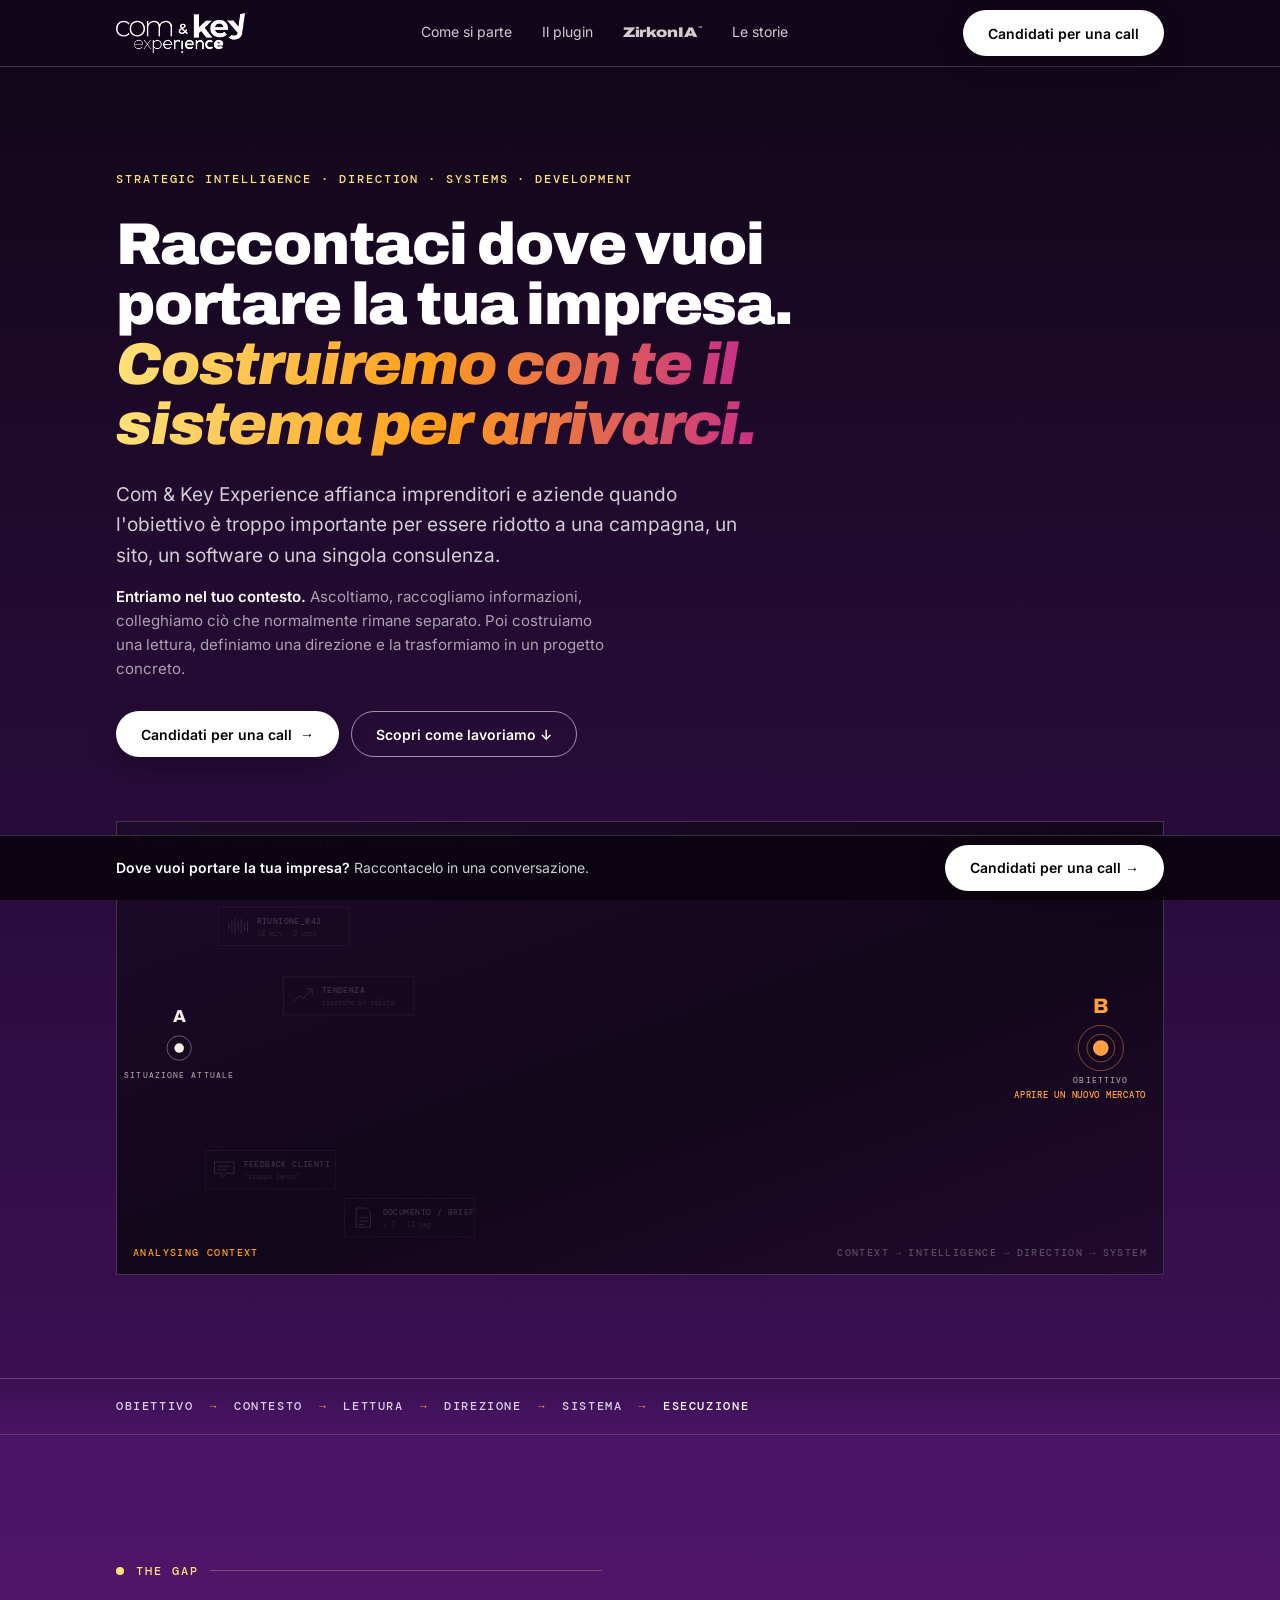
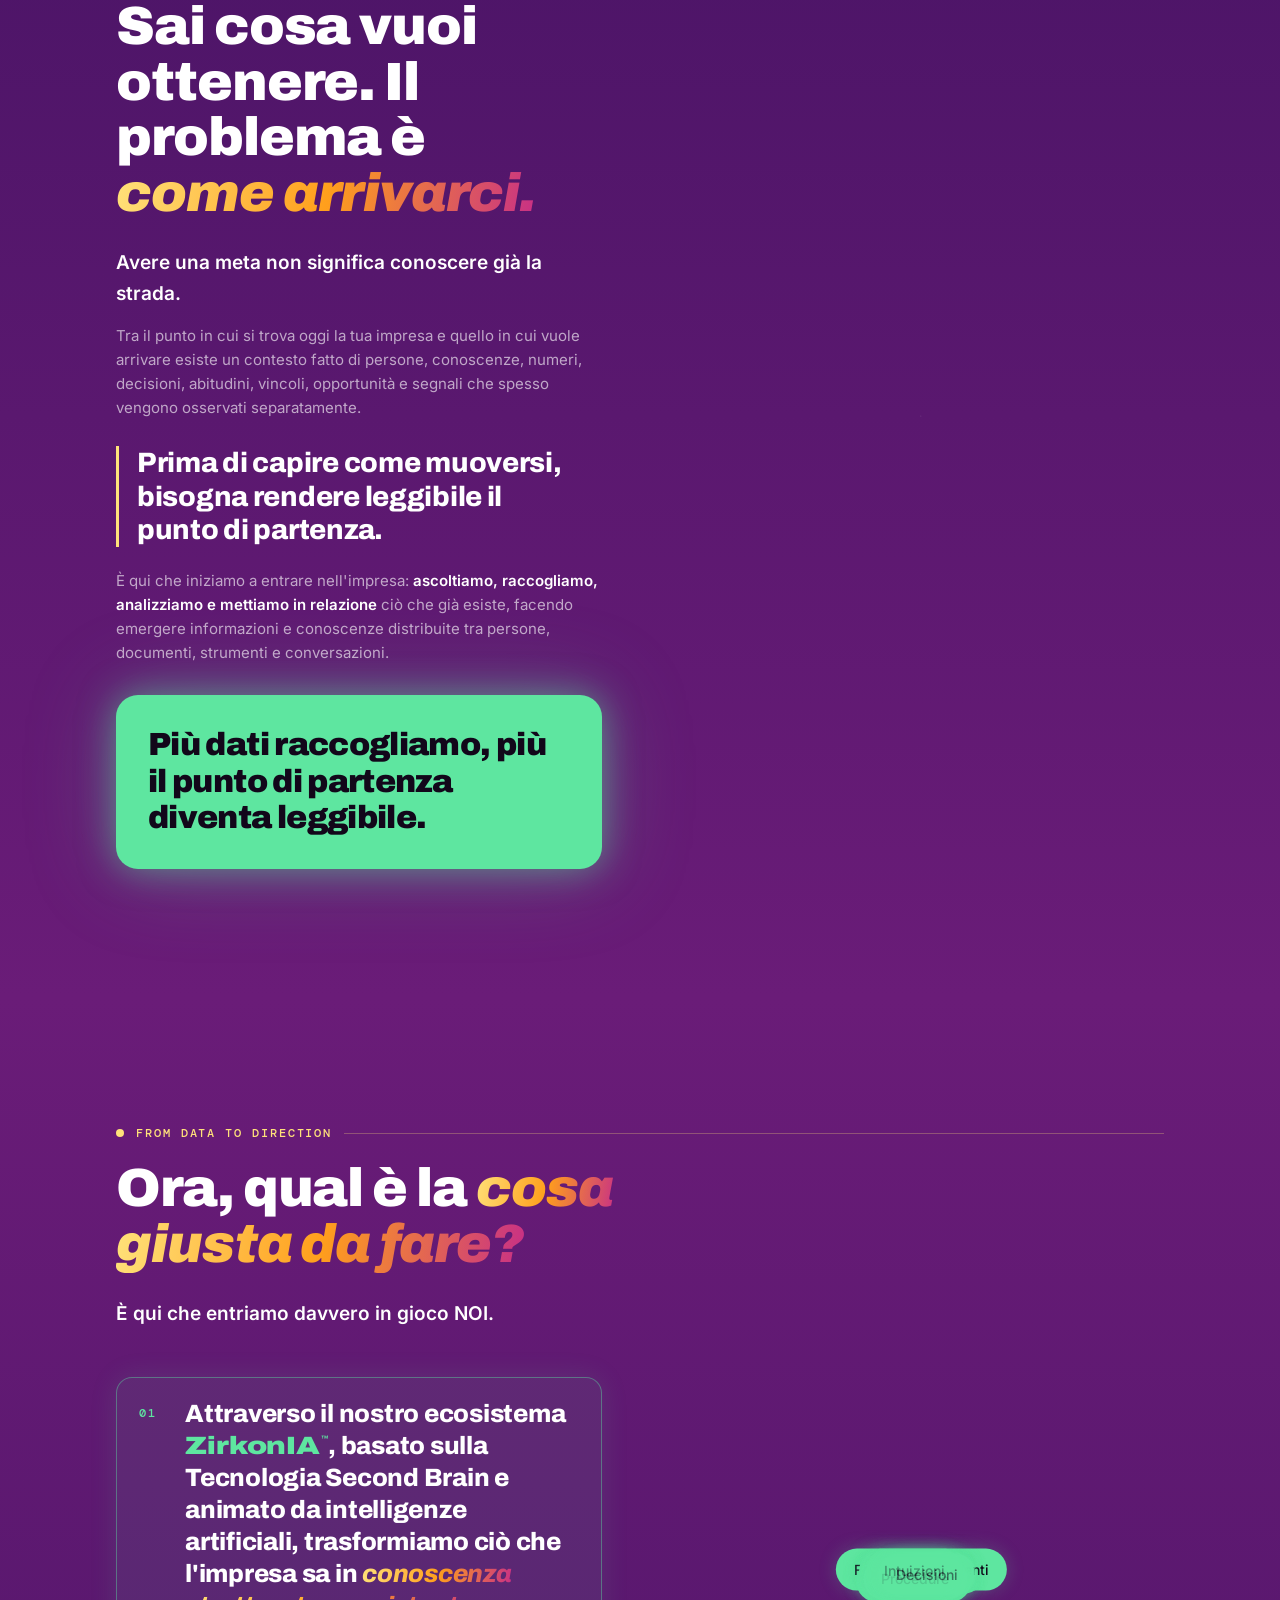
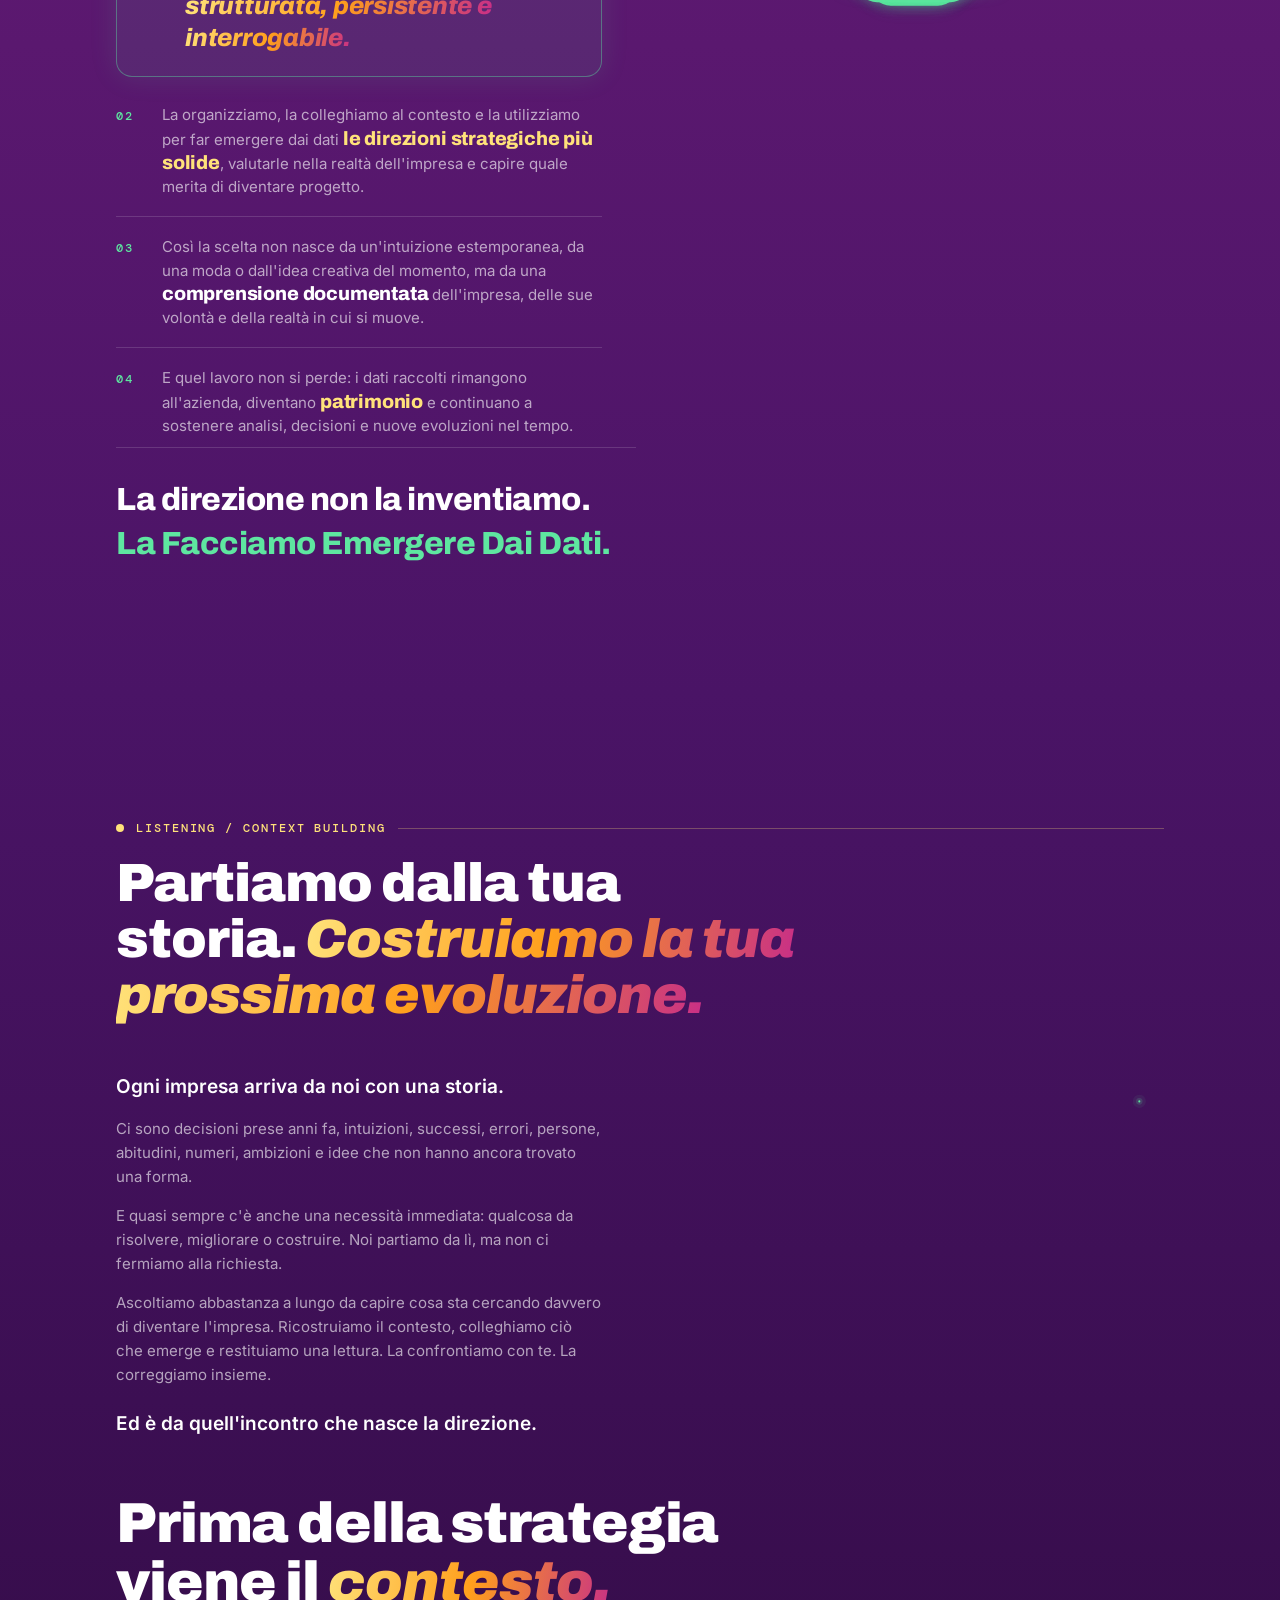
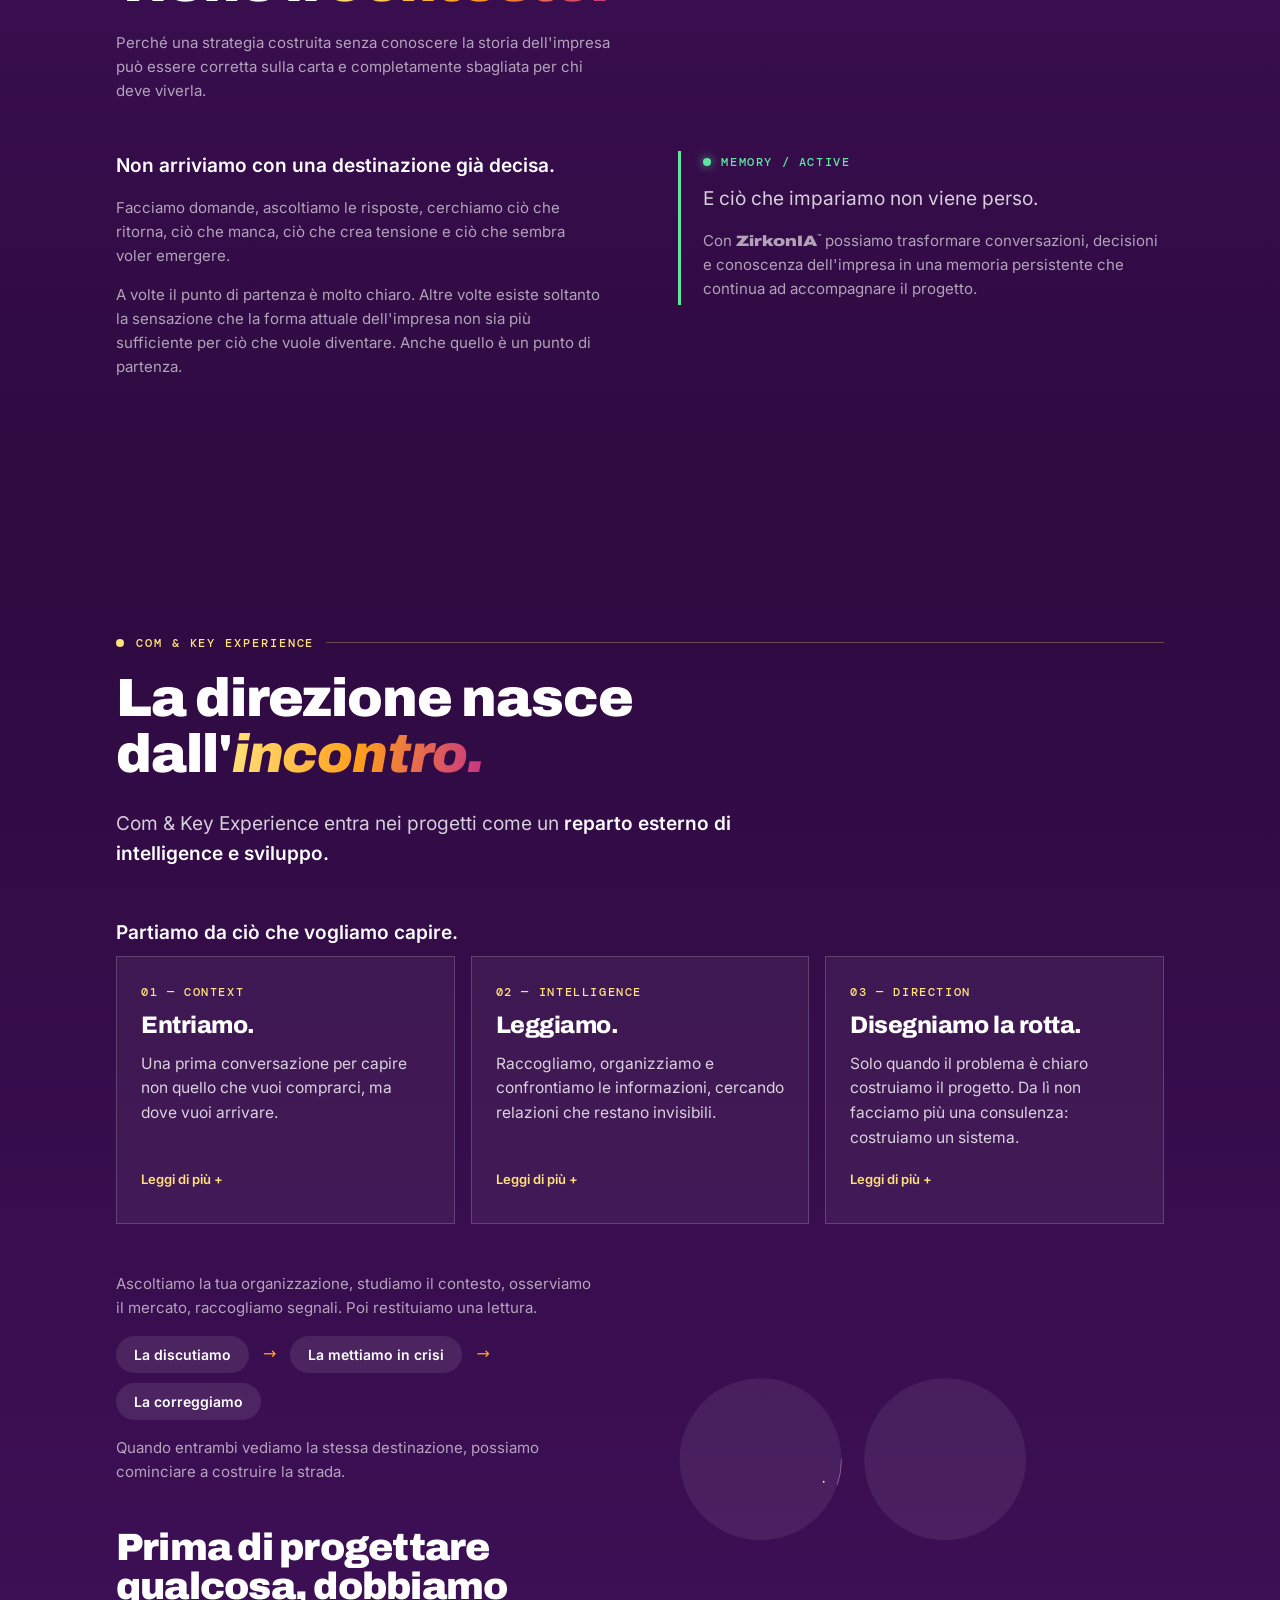
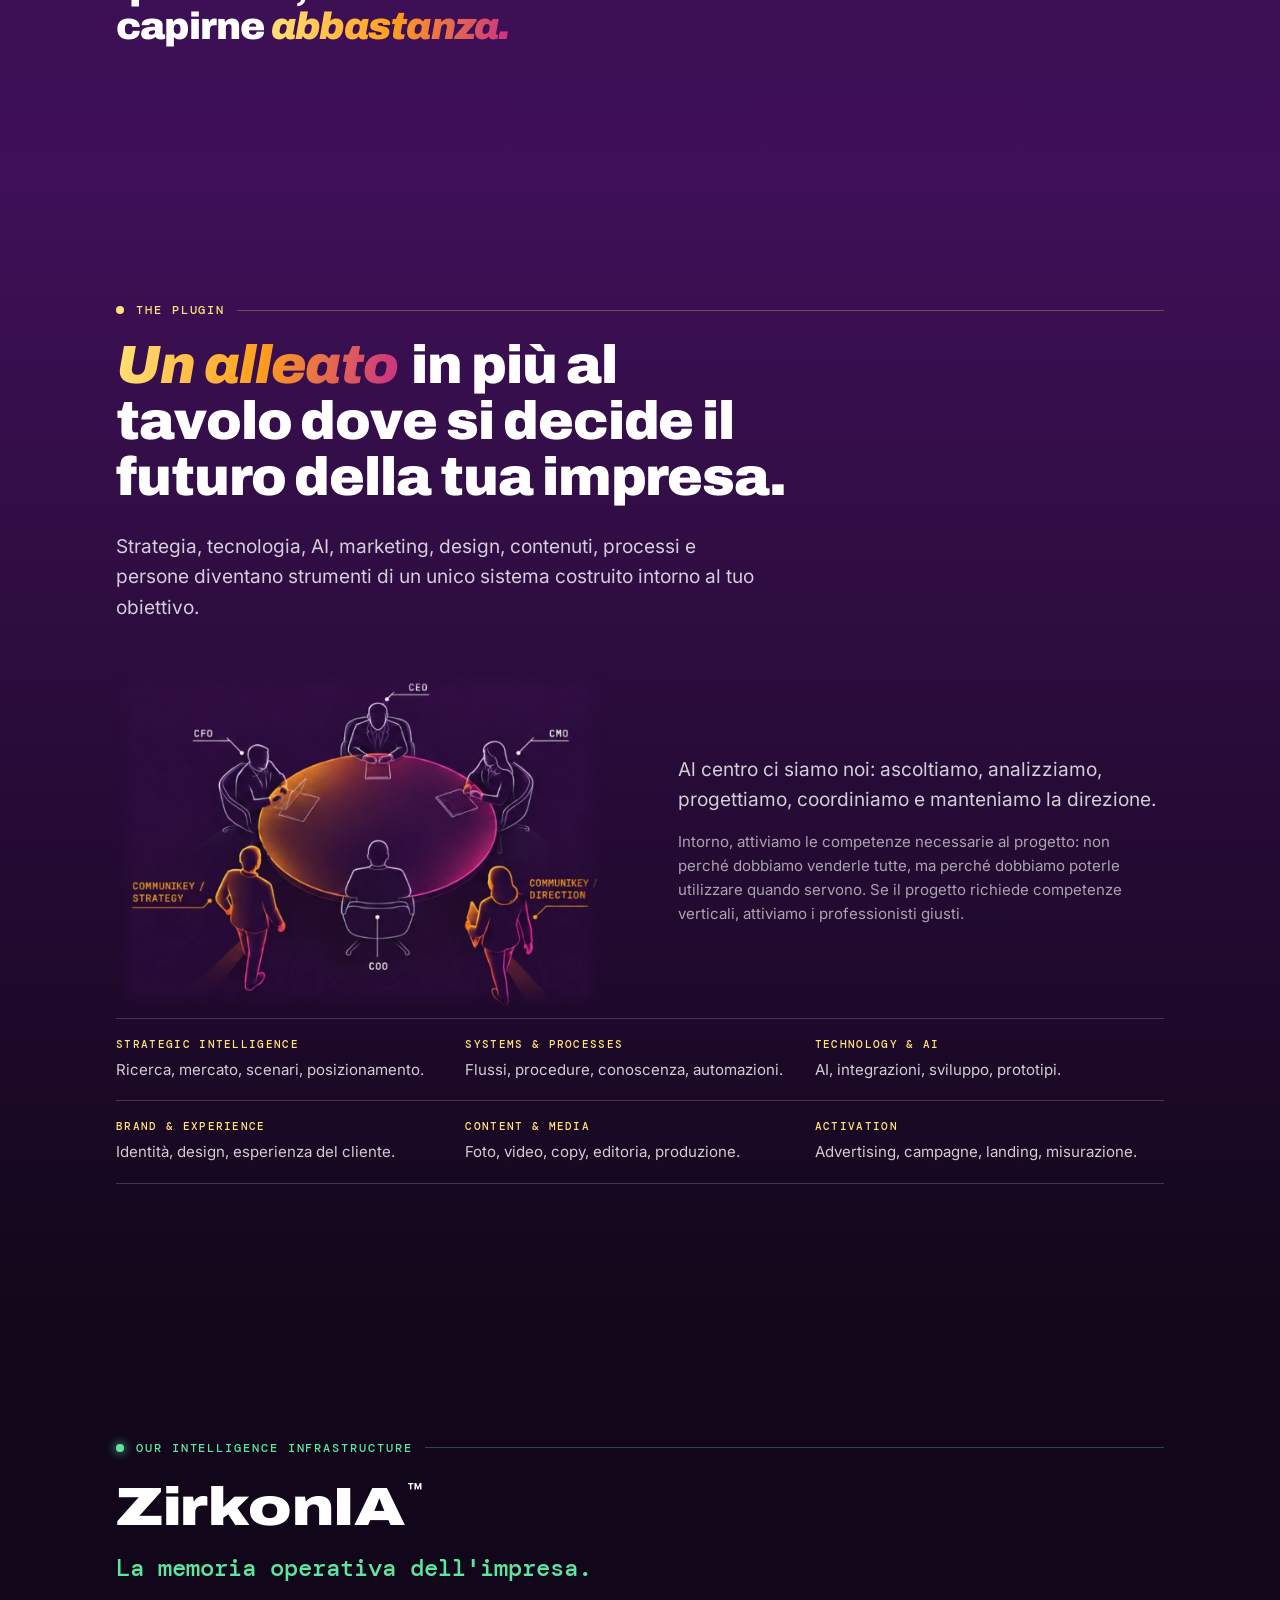
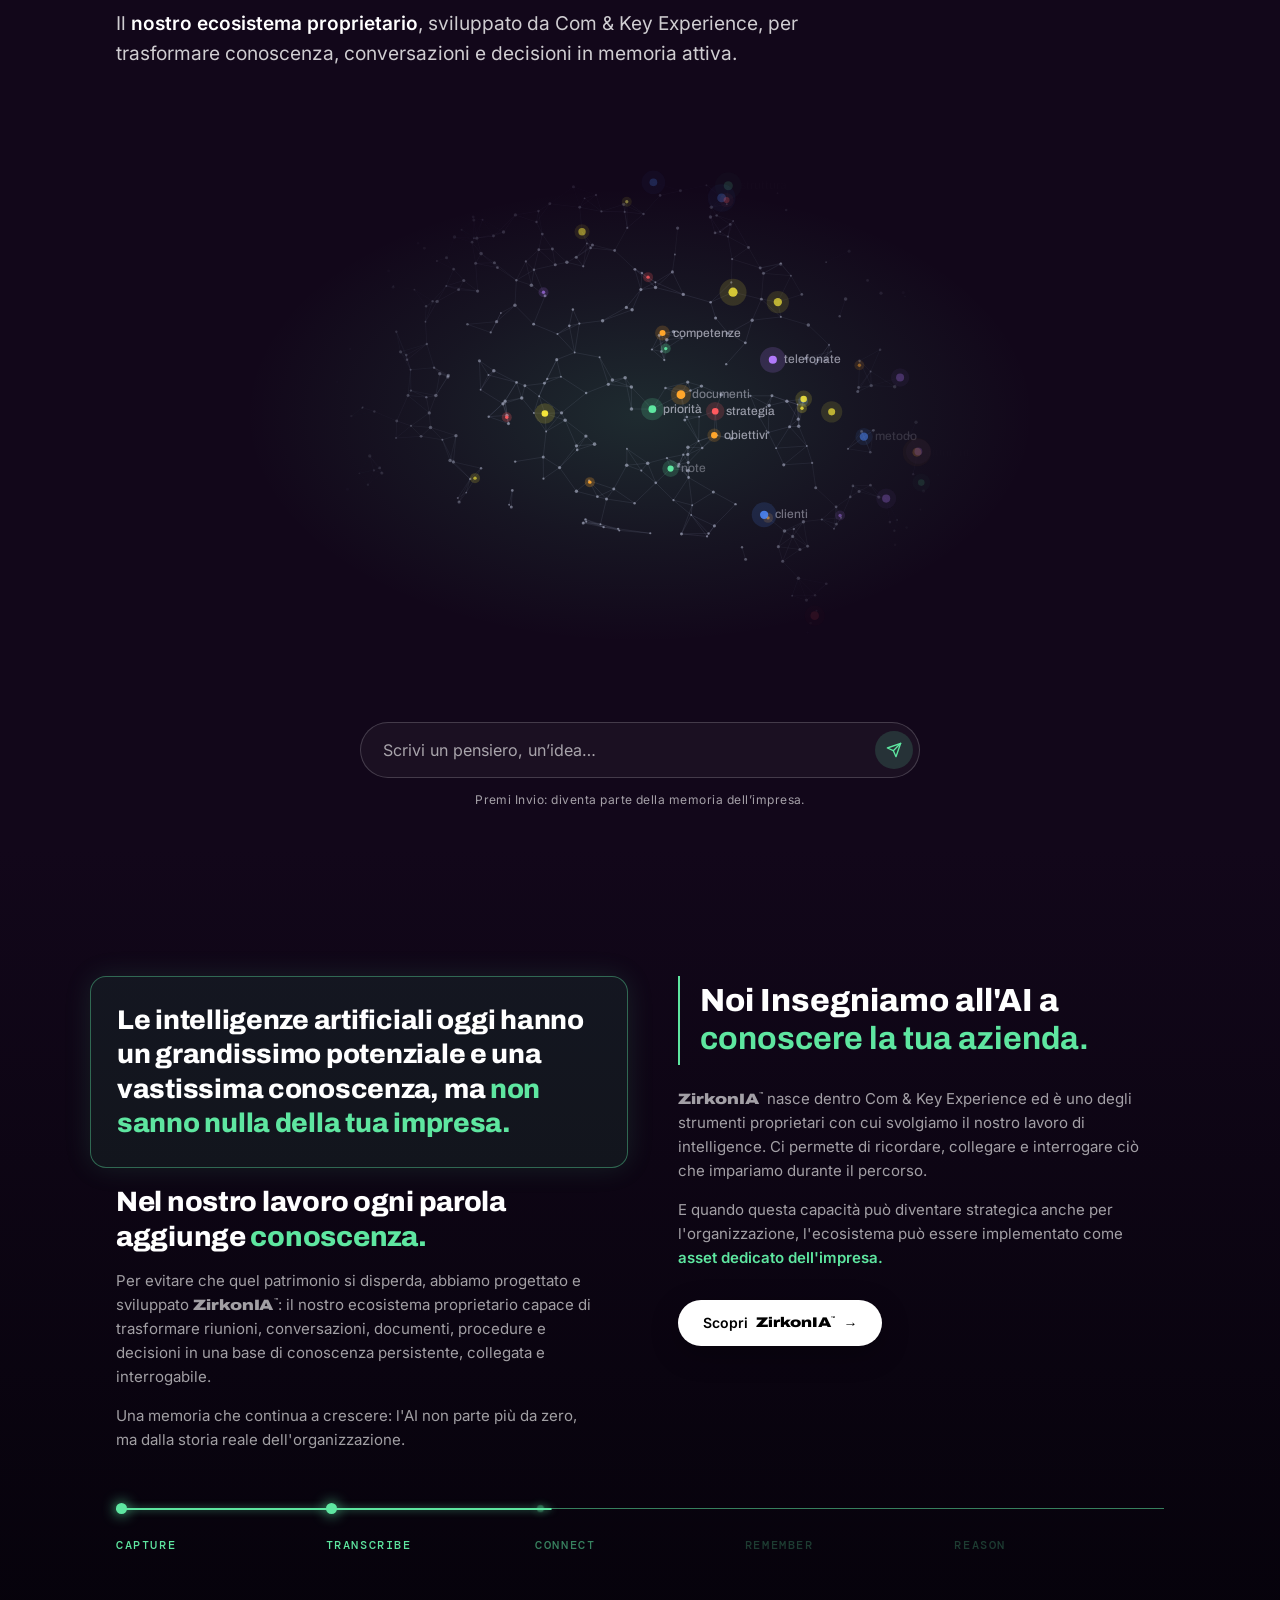
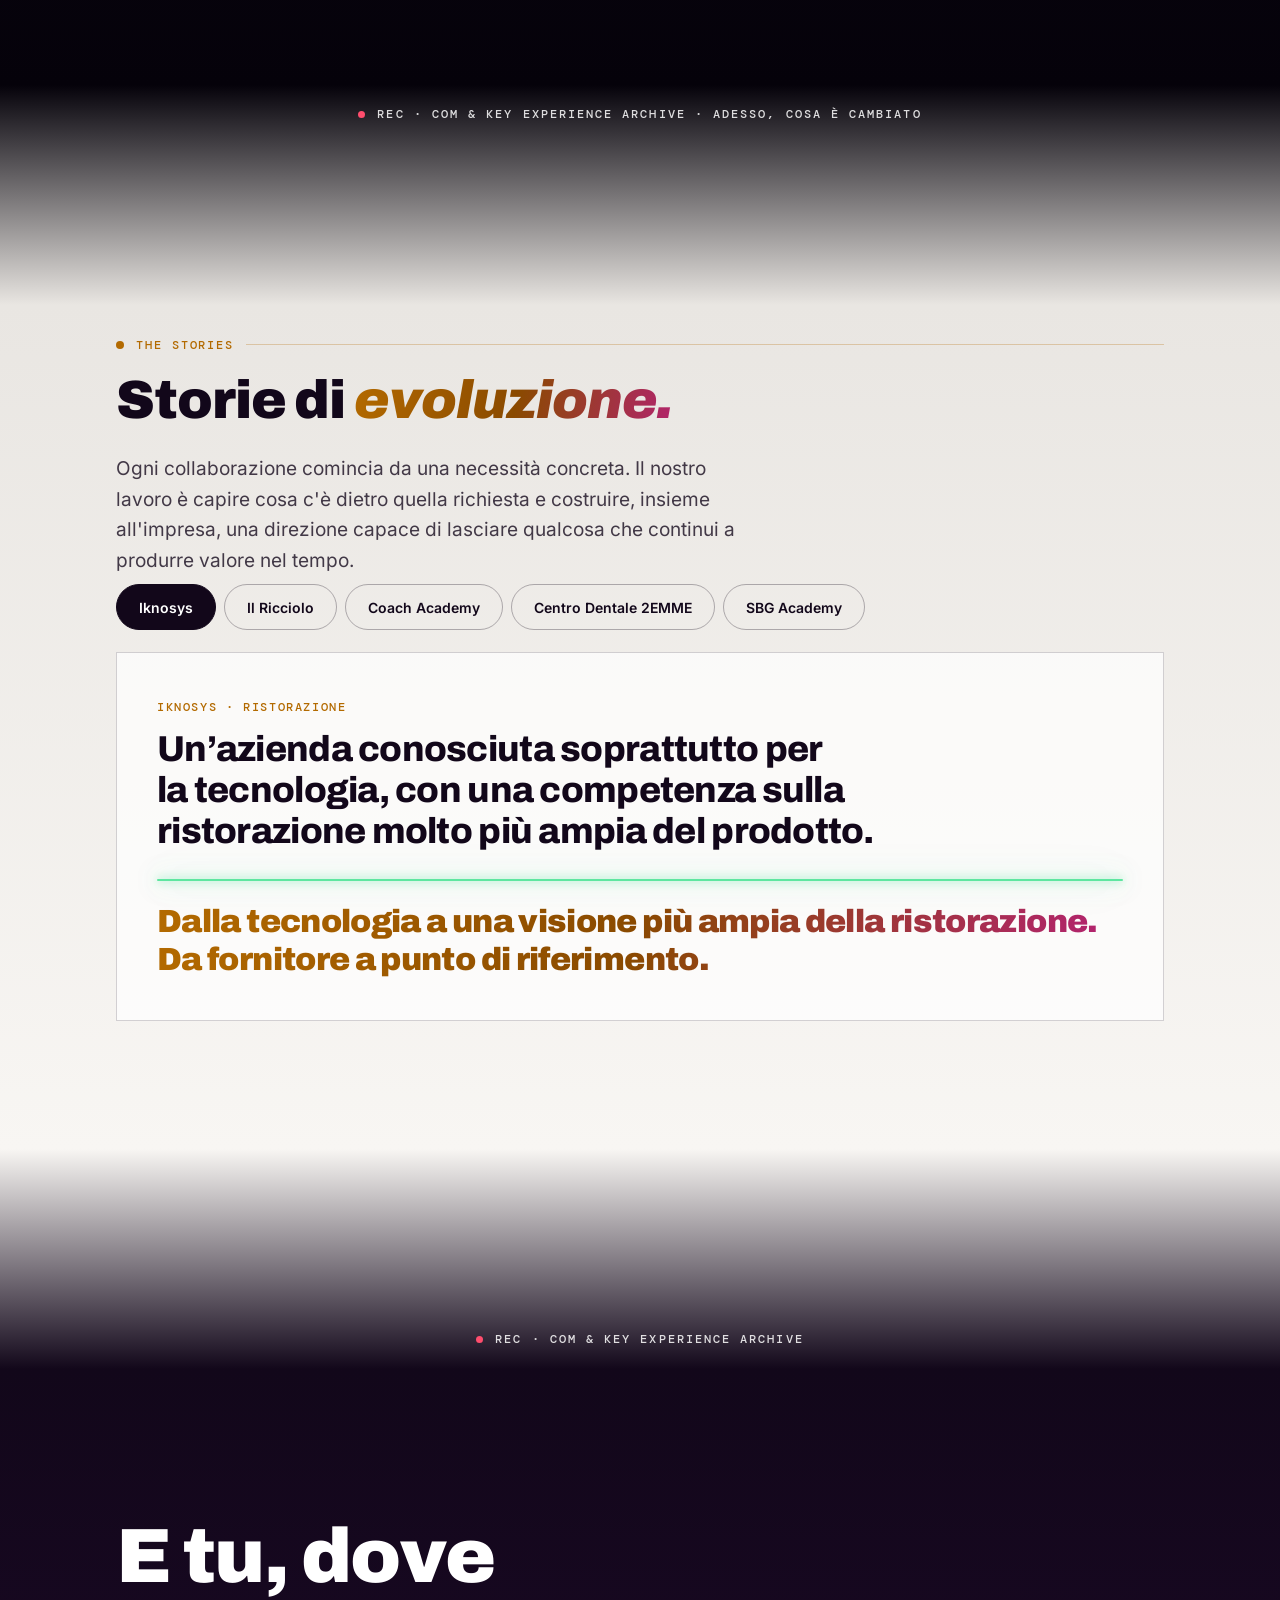
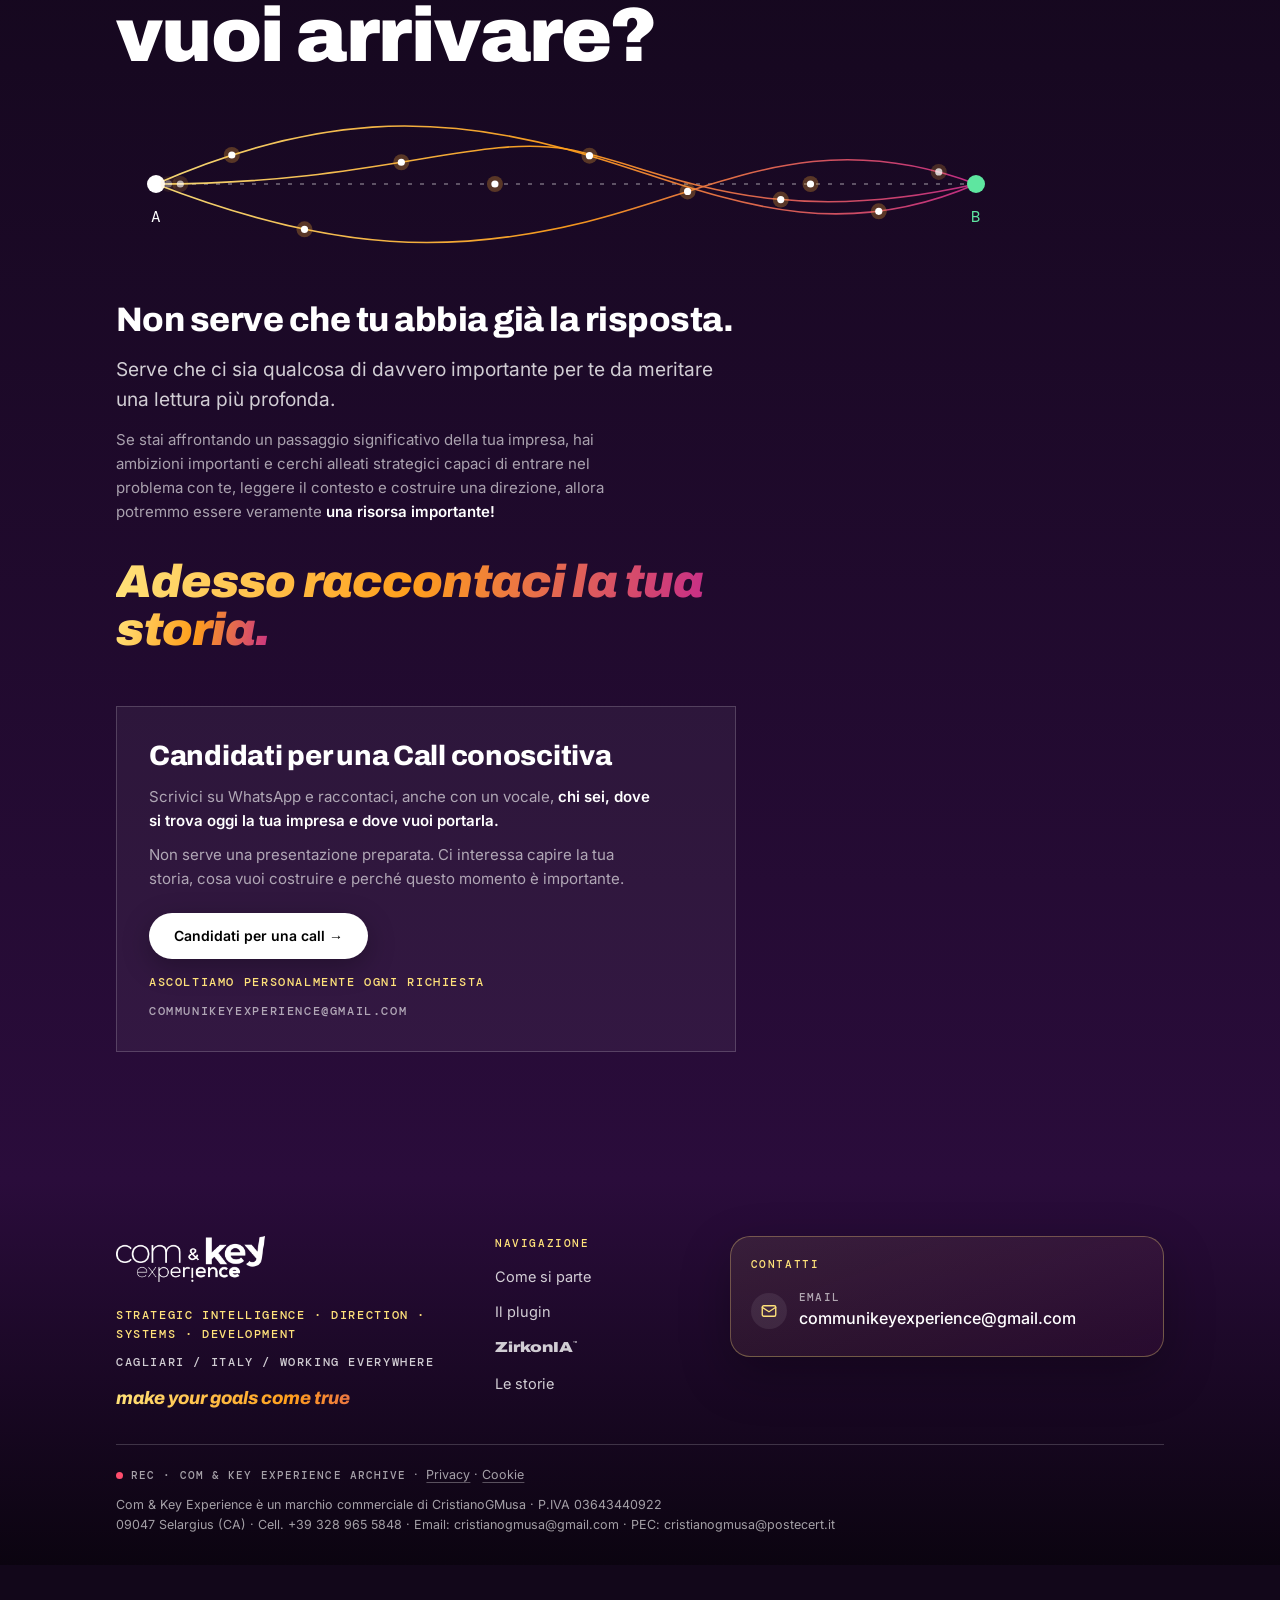
<file: index.html>
<!DOCTYPE html>
<html lang="it">
<head>
<meta charset="utf-8">
<meta name="viewport" content="width=device-width,initial-scale=1">
<title>Com &amp; Key Experience | AI e Strategia per l'Evoluzione Aziendale</title>
<meta name="description" content="Reparto esterno di intelligence e sviluppo per imprese: leggiamo il contesto, definiamo la direzione e costruiamo il sistema per raggiungere i tuoi obiettivi.">
<link rel="canonical" href="https://communikey-experience.it/">
<meta name="robots" content="index,follow,max-image-preview:large">
<meta name="theme-color" content="#12071A">
<!-- Anteprima quando il link viene condiviso (WhatsApp, LinkedIn, Facebook, X) -->
<meta property="og:type" content="website">
<meta property="og:locale" content="it_IT">
<meta property="og:site_name" content="Com &amp; Key Experience">
<meta property="og:url" content="https://communikey-experience.it/">
<meta property="og:title" content="Com &amp; Key Experience | AI e Strategia per l'Evoluzione Aziendale">
<meta property="og:description" content="Reparto esterno di intelligence e sviluppo per imprese: leggiamo il contesto, definiamo la direzione e costruiamo il sistema per raggiungere i tuoi obiettivi.">
<meta property="og:image" content="https://communikey-experience.it/assets/og-image.jpg">
<meta property="og:image:width" content="1200">
<meta property="og:image:height" content="630">
<meta property="og:image:alt" content="Com &amp; Key Experience: Raccontaci dove vuoi portare la tua impresa. Costruiremo con te il sistema per arrivarci.">
<meta name="twitter:card" content="summary_large_image">
<meta name="twitter:title" content="Com &amp; Key Experience | AI e Strategia per l'Evoluzione Aziendale">
<meta name="twitter:description" content="Reparto esterno di intelligence e sviluppo per imprese: leggiamo il contesto, definiamo la direzione e costruiamo il sistema per raggiungere i tuoi obiettivi.">
<meta name="twitter:image" content="https://communikey-experience.it/assets/og-image.jpg">
<!-- Dati strutturati: chi siamo, per Google e per i motori di risposta AI -->
<script type="application/ld+json">
{
 "@context": "https://schema.org",
 "@graph": [
  {
   "@type": "ProfessionalService",
   "@id": "https://communikey-experience.it/#org",
   "name": "Com & Key Experience",
   "url": "https://communikey-experience.it/",
   "logo": "https://communikey-experience.it/assets/communikey-logo.webp",
   "image": "https://communikey-experience.it/assets/og-image.jpg",
   "description": "Reparto esterno di intelligence e sviluppo per imprese: leggiamo il contesto, definiamo la direzione e costruiamo il sistema per raggiungere i tuoi obiettivi.",
   "slogan": "make your goals come true",
   "email": "communikeyexperience@gmail.com",
   "telephone": "+39 348 492 5505",
   "legalName": "CristianoGMusa di Giuseppe Musa",
   "vatID": "IT03643440922",
   "address": {
    "@type": "PostalAddress",
    "addressLocality": "Selargius",
    "addressRegion": "CA",
    "addressCountry": "IT"
   },
   "areaServed": "IT",
   "knowsAbout": [
    "Strategic intelligence",
    "Direzione strategica",
    "Posizionamento",
    "Sistemi e processi aziendali",
    "Intelligenza artificiale per le imprese",
    "Brand e customer experience",
    "Content marketing",
    "Advertising e lead generation"
   ],
   "hasOfferCatalog": {
    "@type": "OfferCatalog",
    "name": "Aree di intervento",
    "itemListElement": [
     {
      "@type": "Offer",
      "itemOffered": {
       "@type": "Service",
       "name": "Strategic Intelligence",
       "description": "Ricerca, mercato, scenari, posizionamento."
      }
     },
     {
      "@type": "Offer",
      "itemOffered": {
       "@type": "Service",
       "name": "Systems & Processes",
       "description": "Flussi, procedure, conoscenza, automazioni."
      }
     },
     {
      "@type": "Offer",
      "itemOffered": {
       "@type": "Service",
       "name": "Technology & AI",
       "description": "AI, integrazioni, sviluppo, prototipi."
      }
     },
     {
      "@type": "Offer",
      "itemOffered": {
       "@type": "Service",
       "name": "Brand & Experience",
       "description": "Identità, design, esperienza del cliente."
      }
     },
     {
      "@type": "Offer",
      "itemOffered": {
       "@type": "Service",
       "name": "Content & Media",
       "description": "Foto, video, copy, editoria, produzione."
      }
     },
     {
      "@type": "Offer",
      "itemOffered": {
       "@type": "Service",
       "name": "Activation",
       "description": "Advertising, campagne, landing, misurazione."
      }
     }
    ]
   }
  },
  {
   "@type": "WebSite",
   "@id": "https://communikey-experience.it/#website",
   "url": "https://communikey-experience.it/",
   "name": "Com & Key Experience",
   "inLanguage": "it-IT",
   "publisher": {
    "@id": "https://communikey-experience.it/#org"
   }
  }
 ]
}
</script>
<link rel="icon" type="image/png" href="assets/favicon.png">
<link rel="apple-touch-icon" href="assets/favicon.png">
<!-- Caratteri e libreria delle animazioni ospitati sul sito: nessun collegamento a Google o ad altri server esterni -->
<link rel="preload" href="assets/fonts/inter-normal-400-600-latin.woff2" as="font" type="font/woff2" crossorigin>
<link rel="preload" href="assets/fonts/archivo-normal-400-900-latin.woff2" as="font" type="font/woff2" crossorigin>
<link rel="stylesheet" href="assets/fonts.css">
<style>
:root{
  --ink:#12071A; --plum:#4A1466; --violet:#8A2DAA; --mag:#C72D88;
  --y1:#FFE27A; --y2:#FF9F1C; --lav1:#FBF3FF; --lav2:#EBD9F5; --amb:#B36A00; --amb2:#8A4A00;
  --green:#5EE6A0;
  --mute:rgba(255,255,255,.8); --dim:rgba(255,255,255,.62); --line:rgba(255,255,255,.18);
  --gt:linear-gradient(100deg,var(--y1),var(--y2),var(--mag));
  --gl:linear-gradient(100deg,#B36A00,#8A4A00,#B3236F);
  --pad:clamp(20px,4.5vw,56px);
  --sec:clamp(72px,10vw,140px);
}
*{box-sizing:border-box;margin:0;padding:0}
html{scroll-behavior:smooth}
body{font-family:Inter,system-ui,sans-serif;background:var(--ink);color:#fff;line-height:1.6;-webkit-font-smoothing:antialiased;padding-bottom:68px}
a{color:inherit;text-decoration:none}
:focus-visible{outline:2px solid var(--y1);outline-offset:3px}
.skip{position:absolute;left:-999px;top:8px;background:#fff;color:#000;padding:10px 16px;z-index:100;border-radius:8px}
.skip:focus{left:8px}
.wrap{max-width:1160px;margin:0 auto;padding-inline:var(--pad)}
section,.seam{position:relative}
/* Fondo: gradiente verticale continuo, opaco. Ogni sezione parte dal colore in cui finisce la precedente */
.sec{background:linear-gradient(180deg,var(--a),var(--b));padding-block:var(--sec)}
.sec.light{color:var(--ink)}
.seam{display:flex;align-items:flex-start;justify-content:center;padding-top:22px;height:clamp(150px,18vw,220px);background:linear-gradient(180deg,var(--a),var(--b));font:500 11.5px "DM Mono",monospace;letter-spacing:.18em;text-transform:uppercase;color:rgba(255,255,255,.85)}
.seam.up{align-items:flex-end;padding-top:0;padding-bottom:22px}
.seam span{display:inline-flex;gap:12px;align-items:center}
.seam i{width:7px;height:7px;border-radius:50%;background:#ff4d6d;display:inline-block}

/* Tipografia: 5 livelli */
h1,h2,h3{font-family:Archivo,sans-serif;font-weight:900;letter-spacing:-.02em;text-wrap:balance}
h1{font-size:clamp(34px,4.6vw,64px);line-height:1.02}
h2{font-size:clamp(30px,4.2vw,54px);line-height:1.04;max-width:20ch;margin:20px 0 26px}
h3{font-size:clamp(19px,2vw,24px);line-height:1.15;font-weight:800}
.eyebrow{font:500 12px "DM Mono",monospace;letter-spacing:.16em;text-transform:uppercase;display:flex;align-items:center;gap:12px;color:var(--y1)}
.eyebrow:before{content:"";width:8px;height:8px;border-radius:50%;background:currentColor;flex:none}
.eyebrow:after{content:"";height:1px;flex:1;background:currentColor;opacity:.28}
.light .eyebrow{color:var(--amb)}
em.g{font-style:italic;padding-right:.08em;background-image:var(--gt);-webkit-background-clip:text;background-clip:text;color:transparent;-webkit-text-fill-color:transparent;-webkit-box-decoration-break:clone;box-decoration-break:clone}
.light em.g{background-image:var(--gl)}
.lead{font-size:clamp(17px,1.5vw,19px);line-height:1.6;max-width:54ch;color:var(--mute)}
.light .lead{color:rgba(18,7,26,.78)}
.small{font-size:15px;line-height:1.6;max-width:56ch;color:var(--dim)}
.light .small{color:rgba(18,7,26,.66)}
.lead+.lead,.lead+.small,.small+.small{margin-top:1em}
.mono{font:500 11.5px "DM Mono",monospace;letter-spacing:.14em;text-transform:uppercase}
.big{font:900 clamp(28px,4.4vw,58px)/1.04 Archivo,sans-serif;letter-spacing:-.02em;max-width:22ch}
.big span{display:block}
.big.cap{font-size:clamp(24px,3vw,38px);max-width:20ch;margin-top:clamp(28px,4vw,44px)}
.big.bal{max-width:24ch;text-wrap:balance}
.stack>*+*{margin-top:clamp(28px,4vw,48px)}

/* Bottoni */
.btn{display:inline-flex;align-items:center;gap:8px;min-height:46px;font:600 14px Inter;padding:0 24px;border-radius:999px;border:1px solid transparent;transition:transform .15s ease}
.btn:hover{transform:translateY(-2px)}
.btn-p{background:#fff;color:#000;box-shadow:0 8px 28px rgba(0,0,0,.28)}
.btn-o{border-color:rgba(255,255,255,.55);color:#fff}
.light .btn-o{border-color:rgba(18,7,26,.4);color:var(--ink)}
.btns{display:flex;flex-wrap:wrap;gap:12px;margin-top:30px}

/* Barra alta e nav */
.top{background:#0B0410;border-bottom:1px solid var(--line);font:500 11px "DM Mono",monospace;letter-spacing:.12em;text-transform:uppercase;color:var(--mute)}
.top .wrap{display:flex;justify-content:space-between;gap:12px;padding-block:10px;flex-wrap:wrap}
.top b{color:var(--y1);font-weight:500}
nav{position:sticky;top:0;z-index:20;background:rgba(18,7,26,.9);backdrop-filter:blur(10px);-webkit-backdrop-filter:blur(10px);border-bottom:1px solid var(--line)}
nav .wrap{display:flex;align-items:center;justify-content:space-between;gap:20px;padding-block:10px}
/* Logo ufficiale Com &amp; Key Experience */
.logo-img{display:block;height:40px;width:auto}
footer .logo-img{height:46px}
@media(max-width:560px){.logo-img{height:30px}}

.logo{display:inline-flex;align-items:center}
.logo b{font-weight:900}
.logo small{display:block;font:400 10px "DM Mono",monospace;letter-spacing:.16em;text-transform:uppercase;color:var(--dim);margin-top:2px}
nav ul{display:flex;gap:26px;list-style:none;font-size:14px;color:var(--mute)}
nav ul a{padding:10px 2px}
nav ul a:hover{color:#fff}
@media(max-width:940px){nav ul{display:none}}

/* Hero */
.hero .wrap{display:grid;grid-template-columns:1.1fr .9fr;gap:clamp(28px,5vw,72px);align-items:center}
.kicker{font:500 12px "DM Mono",monospace;letter-spacing:.16em;text-transform:uppercase;color:var(--y1);margin-bottom:24px;line-height:1.7}
.hero h1 span{display:block}
.hero .lead{margin-top:26px}
.frame{position:relative;aspect-ratio:4/5;max-height:540px;border:1px solid var(--line);background:linear-gradient(150deg,#2A0C3B,#8A2DAA 55%,#C72D88);box-shadow:0 30px 80px rgba(0,0,0,.4);display:grid;place-items:center;overflow:hidden}
.frame .rec{position:absolute;top:14px;left:16px;right:16px;display:flex;justify-content:space-between;font:500 10.5px "DM Mono",monospace;letter-spacing:.1em;text-transform:uppercase;color:rgba(255,255,255,.9)}
.frame .rec i{display:inline-block;width:7px;height:7px;border-radius:50%;background:#ff4d6d;margin-right:8px}
.play{width:84px;height:84px;border-radius:50%;background:#fff;display:grid;place-items:center;box-shadow:0 10px 40px rgba(0,0,0,.4)}
.play:after{content:"";border-left:22px solid #000;border-top:14px solid transparent;border-bottom:14px solid transparent;margin-left:6px}
.frame .cap{position:absolute;left:18px;right:18px;bottom:16px;font:800 20px Archivo}
.frame .cap small{display:block;font:500 10.5px "DM Mono",monospace;letter-spacing:.1em;text-transform:uppercase;color:var(--y1);margin-bottom:4px}
@media(max-width:900px){.hero .wrap{grid-template-columns:1fr}.frame{aspect-ratio:16/10;max-height:none}}

/* Striscia sequenza (sequenza reale) */
.pipe{background:linear-gradient(180deg,var(--a),var(--b));border-block:1px solid var(--line)}
.pipe .wrap{display:flex;flex-wrap:wrap;gap:8px 16px;align-items:center;padding-block:20px;font:500 11.5px "DM Mono",monospace;letter-spacing:.14em;text-transform:uppercase;color:var(--mute)}
.pipe i{font-style:normal;color:var(--y2)}
.pipe span:last-of-type{color:#fff}

/* Layout */
.two{display:grid;grid-template-columns:1fr 1fr;gap:clamp(32px,6vw,88px);align-items:center}
@media(max-width:860px){.two{grid-template-columns:1fr}}
figure.dia{width:100%}
figure.dia svg{width:100%;height:auto;display:block}
figure.dia text{font-family:Inter,sans-serif}

/* The gap: domanda che si trasforma */
.qs{margin-top:34px;display:grid;gap:8px}
.gkey{font:800 clamp(20px,2.2vw,28px)/1.2 Archivo,sans-serif;letter-spacing:-.01em;color:#fff;max-width:26ch;margin:26px 0 22px;padding-left:18px;border-left:3px solid var(--y1)}
.qs .old{font:800 clamp(18px,2.2vw,26px)/1.2 Archivo;color:var(--dim);position:relative;justify-self:start}
.qs .old::after{content:"";position:absolute;left:-3px;right:-3px;top:54%;height:2px;background:currentColor;transform:scaleX(var(--s,1));transform-origin:left center}
.qs .new{font:900 clamp(26px,3.6vw,46px)/1.05 Archivo;letter-spacing:-.02em}

/* Isole (costo) */
.isles{position:relative;display:flex;flex-wrap:wrap;gap:12px 14px;padding:6px 0}
.isles span{position:relative;z-index:1;padding:10px 18px;border-radius:999px;font-size:14px;font-weight:500;background:#5EE6A0;color:var(--ink);box-shadow:0 0 18px rgba(94,230,160,.22)}
.isles.live{display:block;height:400px;padding:0;touch-action:pan-y}
.isles.live span{position:absolute;left:0;top:0!important;margin:0!important;will-change:transform;white-space:nowrap}
@media(max-width:560px){.isles.live{height:470px}}
.isles .net{position:absolute;inset:0;width:100%;height:100%;pointer-events:none;overflow:visible}
.isles span:nth-of-type(3n+1){top:8px}
.isles span:nth-of-type(4n+2){top:-6px;margin-left:14px}
.isles span:nth-of-type(5n){margin-right:20px}

/* Comunicativo: 3 non */
.nots3{display:grid;grid-template-columns:repeat(3,1fr);gap:14px;margin-top:8px}
.nots3 div{padding:16px 18px;border:1px solid var(--line);font-size:15px;color:var(--mute)}
@media(max-width:800px){.nots3{grid-template-columns:1fr}}
.loop{display:flex;flex-wrap:wrap;align-items:center;gap:10px 14px;margin-top:6px}
.loop span{padding:10px 18px;border-radius:999px;background:rgba(255,255,255,.09);font:600 14px Inter}
.loop i{font-style:normal;color:var(--y2)}

/* Come si parte */
.cards3{display:grid;grid-template-columns:repeat(3,1fr);gap:16px;margin-top:8px}
.card{padding:28px 24px;border:1px solid var(--line);background:rgba(255,255,255,.05);display:flex;flex-direction:column;gap:12px}
.card .mono{color:var(--y1)}
.card p{font-size:15.5px;color:var(--mute)}
.card details{margin-top:auto}
.card summary{cursor:pointer;list-style:none;font:600 13px Inter;color:var(--y1);padding:8px 0}
.card summary::-webkit-details-marker{display:none}
.card details p{margin-top:8px;font-size:15px;color:var(--mute)}
@media(max-width:900px){.cards3{grid-template-columns:1fr}}

/* Plugin */
.sats{display:grid;grid-template-columns:repeat(3,1fr);gap:0;border-top:1px solid var(--line);margin-top:8px}
.sats div{padding:18px 22px 18px 0;border-bottom:1px solid var(--line)}
.sats b{display:block;font:500 11px "DM Mono",monospace;letter-spacing:.12em;text-transform:uppercase;color:var(--y1);margin-bottom:6px}
.sats span{font-size:15px;color:var(--mute)}
@media(max-width:800px){.sats{grid-template-columns:1fr 1fr}}
@media(max-width:520px){.sats{grid-template-columns:1fr}}
.glowbox{padding:clamp(26px,4vw,46px);background:var(--green);color:var(--ink);border-radius:22px;box-shadow:0 0 36px rgba(94,230,160,.5),0 0 90px rgba(94,230,160,.25)}
.glowbox p{font:900 clamp(22px,3.2vw,40px)/1.1 Archivo;letter-spacing:-.02em}
.gclose{margin-top:30px;padding:clamp(22px,3vw,32px)}
.gclose p{font-size:clamp(22px,2.6vw,32px);line-height:1.15}
.glowbox p+p{margin-top:6px}

/* Ponte ascolto → memoria */
.mk{font:500 12px "DM Mono",monospace;letter-spacing:.16em;text-transform:uppercase;color:var(--green);display:flex;align-items:center;gap:12px}
.mk:before{content:"";width:8px;height:8px;border-radius:50%;background:currentColor;box-shadow:0 0 10px var(--green);flex:none}
.mk:after{content:"";height:1px;flex:1;background:currentColor;opacity:.3}
.mh{max-width:24ch;text-wrap:balance}
figure.brainfig{width:100%;max-width:860px;margin-inline:auto}
figure.brainfig{position:relative;isolation:isolate}
/* alone verde morbido dietro e sotto il cervello (stesso verde e stessa morbidezza del riquadro «non sanno nulla…») */
figure.brainfig::before{content:"";position:absolute;z-index:-1;inset:0;background:radial-gradient(ellipse 46% 44% at 50% 50%,rgba(94,230,160,.16),rgba(94,230,160,.064) 55%,transparent 100%);pointer-events:none}
figure.brainfig canvas{display:block;width:100%;height:auto;aspect-ratio:1.66}
/* Nota dal vivo nel cervello (come sul sito ZirkonIA): il visitatore scrive, la parola entra nella rete */
.brainin{position:relative;z-index:2;margin:clamp(14px,2.4vw,24px) auto 0;width:min(100%,560px);display:flex;align-items:center;gap:8px;border:1px solid rgba(255,255,255,.18);border-radius:40px;background:rgba(255,255,255,.04);padding:6px 6px 6px 22px;transition:border-color .3s,box-shadow .3s}
.brainin:focus-within{border-color:rgba(94,230,160,.6);box-shadow:0 0 0 4px rgba(94,230,160,.1)}
.brainin input{flex:1;min-width:0;background:transparent;border:0;outline:none;color:#fff;font:300 16px Inter,system-ui,sans-serif;padding:11px 0}
.brainin input:focus-visible{outline:none}
.brainin input::placeholder{color:var(--dim)}
.brainin button{width:38px;height:38px;flex:none;border:0;border-radius:50%;cursor:pointer;background:rgba(94,230,160,.16);color:var(--green);display:flex;align-items:center;justify-content:center;transition:background .25s,transform .15s}
.brainin button:hover{background:rgba(94,230,160,.28)}
.brainin button:active{transform:scale(.92)}
.brainin svg{width:16px;height:16px}
.brainhint{margin-top:12px;text-align:center;font-size:12px;letter-spacing:.04em;color:var(--dim)}
figure.memfig{width:100%}
figure.memfig svg{width:100%;height:auto;display:block;overflow:visible}
figure.memfig text{font-family:"DM Mono",monospace}
figure.memfig .mf{font-size:11px;letter-spacing:.14em;fill:#fff}
figure.memfig .ml{font-size:11px;letter-spacing:.16em;fill:var(--green)}
/* sequenza CAPTURE → REASON: la linea si accende, i nodi in fila */
.xray .nodes{position:relative}
.xray .nodes::before{content:"";position:absolute;left:0;top:-1px;height:2px;width:100%;background:var(--green);box-shadow:0 0 12px rgba(94,230,160,.7);transform-origin:left;transform:scaleX(var(--p,1))}
@media(max-width:600px){.xray .nodes::before{display:none}}

/* ZirkonIA */
.xray .kicker{color:var(--green)}
.xray h2 .sub{display:block;font:500 clamp(16px,2vw,24px)/1.3 "DM Mono",monospace;letter-spacing:0;color:var(--green);margin-top:16px}
.xq{font:800 clamp(22px,2.8vw,32px)/1.2 Archivo;padding:6px 0 6px 20px;border-left:2px solid var(--green);margin:0 0 22px}
.xq b{color:var(--green)}
.nodes{margin-top:56px;border-top:1px solid rgba(94,230,160,.55);display:grid;grid-template-columns:repeat(5,1fr)}
.nodes div{position:relative;padding-top:22px}
.nodes i{position:absolute;top:-6px;left:0;width:11px;height:11px;border-radius:50%;background:var(--green);box-shadow:0 0 14px var(--green)}
.nodes span{font:500 11.5px "DM Mono",monospace;letter-spacing:.14em;text-transform:uppercase;color:var(--green)}
@media(max-width:600px){.nodes{grid-template-columns:repeat(2,1fr);row-gap:20px;border-top:0}.nodes div{border-top:1px solid rgba(94,230,160,.55)}}

/* Venn animato: Tu + Noi = Il progetto → Evoluzione */
figure.venn .vc{transition:stroke .3s}
figure.venn:hover .vc{stroke:rgba(255,255,255,.6)}

/* Ascolto: da un racconto a una direzione */
figure.listen{width:100%}
figure.listen svg{width:100%;height:auto;display:block;overflow:visible}
figure.listen text{font-family:Inter,sans-serif}
figure.listen .fr{font-size:14px;font-style:italic;fill:#fff}
figure.listen .kw{font:500 12px "DM Mono",monospace;letter-spacing:.14em;fill:var(--y1);text-anchor:middle}
figure.listen .lb{font:500 10.5px "DM Mono",monospace;letter-spacing:.16em;fill:var(--y1)}
.manif .big{max-width:22ch}
.memo{border-left:3px solid #5EE6A0;padding:4px 0 4px 22px}
.memo-l{display:flex;align-items:center;gap:10px;color:#5EE6A0}
.memo-l i{width:8px;height:8px;border-radius:50%;background:#5EE6A0;box-shadow:0 0 10px rgba(94,230,160,.8)}
@media(max-width:560px){figure.listen .fr{font-size:15px}}

/* Il board: illustrazione «Com &amp; Key Experience entra al tavolo» */
figure.bd{margin:0}
figure.bd img{display:block;width:100%;height:auto;-webkit-mask-image:linear-gradient(90deg,transparent,#000 4%,#000 96%,transparent),linear-gradient(180deg,transparent,#000 5%,#000 94%,transparent);-webkit-mask-composite:source-in;mask-image:linear-gradient(90deg,transparent,#000 4%,#000 96%,transparent),linear-gradient(180deg,transparent,#000 5%,#000 94%,transparent);mask-composite:intersect}

/* Costo: da dati a direzione */
.steps{list-style:none;margin:0;padding:0;display:grid;gap:0}
.steps li{display:grid;grid-template-columns:40px 1fr;gap:6px;padding:18px 0;border-top:1px solid rgba(255,255,255,.14)}
.steps li:first-child{border-top:0}
.steps li:nth-child(2){border-top:0}
.steps i{font:500 12px "DM Mono",monospace;letter-spacing:.14em;color:var(--green);font-style:normal;padding-top:5px}
.steps p{font-size:15px;line-height:1.55;color:var(--dim);max-width:52ch}
.steps .k{font:800 1.28em/1.25 Archivo,sans-serif;letter-spacing:-.01em;color:#fff}
.steps li.core{border:1px solid rgba(94,230,160,.4);border-radius:16px;background:rgba(94,230,160,.07);padding:20px 22px 22px;margin-bottom:8px;box-shadow:0 0 28px rgba(94,230,160,.12)}
.steps li.core i{padding-top:7px}
.steps li.core p{font:800 clamp(19px,2vw,25px)/1.28 Archivo,sans-serif;letter-spacing:-.01em;color:#fff;max-width:none}
.steps li.core .zk{color:var(--green)}
.steps li:nth-child(2) .k,.steps li:nth-child(4) .k{color:var(--y1)}
.dclose{max-width:52ch;margin:clamp(-8px,-1vw,0px) 0 0;padding-top:clamp(20px,3vw,32px);border-top:1px solid rgba(255,255,255,.14);text-align:left}
.dclose p{font:800 clamp(21px,2.6vw,32px)/1.25 Archivo,sans-serif;letter-spacing:-.015em;color:#fff;text-wrap:balance}
.dclose .d2{margin-top:4px;color:var(--green)}
.glowbox.gdir{width:fit-content;max-width:100%;padding:clamp(22px,3vw,36px) clamp(26px,4vw,50px)}
.glowbox.gdir p.g1{font:600 clamp(17px,1.8vw,22px)/1.2 Inter,sans-serif;letter-spacing:0}
.glowbox.gdir p.g2{font:900 clamp(30px,4.2vw,54px)/1.02 Archivo,sans-serif;letter-spacing:-.02em;margin-top:8px}
.glowbox.gdir p.g2 span{text-transform:uppercase}
@media(max-width:800px){.steps li{grid-template-columns:34px 1fr}}

/* Marchio ZirkonIA: carattere largo e pesante + ™ */
.zbr{font-family:Archivo,sans-serif;font-weight:900;font-variation-settings:"wdth" 125;font-stretch:125%;letter-spacing:-.005em;white-space:nowrap;font-style:normal}
.zbr sup{font:600 .46em/1 Inter,sans-serif;font-variation-settings:normal;font-stretch:100%;letter-spacing:0;vertical-align:baseline;position:relative;top:-.95em;margin-left:.1em}

/* Riquadro in evidenza (stesso stile del punto 01 di From data to direction) */
.corebox{--cp:clamp(14px,2.2vw,26px);margin-inline:calc(-1 * var(--cp));border:1px solid rgba(94,230,160,.4);border-radius:16px;background:rgba(94,230,160,.07);padding:clamp(18px,2.4vw,26px) var(--cp);box-shadow:0 0 28px rgba(94,230,160,.12)}
.corebox p{font:800 clamp(20px,2.2vw,27px)/1.28 Archivo,sans-serif;letter-spacing:-.01em;color:#fff}

/* Chiusura: copy e invito */
.fin-copy{margin-top:clamp(20px,3vw,36px);max-width:62ch}
.fin .fk{font:800 clamp(22px,2.8vw,34px)/1.2 Archivo,sans-serif;letter-spacing:-.015em;color:#fff;margin-bottom:14px}
.fin-copy .small{margin-top:12px;max-width:60ch}
.fin .fin-ask{margin-top:clamp(22px,3vw,34px)}
.fin-cta{margin-top:clamp(30px,4.4vw,52px);max-width:62ch;padding:clamp(22px,3vw,32px);border:1px solid var(--line);background:rgba(255,255,255,.05)}
.fin-cta h3{font:800 clamp(20px,2.3vw,28px)/1.2 Archivo,sans-serif;letter-spacing:-.01em;margin-bottom:12px}
.fin-cta .small{margin-top:10px}
.fin-cta .btns{margin-top:22px}
.fin-note{margin-top:16px;color:var(--y1)}

/* Storie di evoluzione */
.tabs{margin-top:8px}
.tabs>input{position:absolute;opacity:0;pointer-events:none}
.tl{display:flex;flex-wrap:wrap;gap:8px;margin-bottom:22px}
.tl label{cursor:pointer;min-height:46px;display:inline-flex;align-items:center;padding:0 22px;border:1px solid rgba(18,7,26,.3);border-radius:999px;font:600 14px Inter;transition:background .2s,color .2s}
.tl label:hover{background:rgba(18,7,26,.06)}
.tabs .story{display:none}
#t1:checked~.p1,#t2:checked~.p2,#t3:checked~.p3,#t4:checked~.p4,#t5:checked~.p5{display:block}
#t1:checked~.tl label[for=t1],#t2:checked~.tl label[for=t2],#t3:checked~.tl label[for=t3],#t4:checked~.tl label[for=t4],#t5:checked~.tl label[for=t5]{background:var(--ink);color:#fff;border-color:var(--ink)}
#t1:focus-visible~.tl label[for=t1],#t2:focus-visible~.tl label[for=t2],#t3:focus-visible~.tl label[for=t3],#t4:focus-visible~.tl label[for=t4],#t5:focus-visible~.tl label[for=t5]{outline:2px solid var(--amb);outline-offset:3px}
.story{border:1px solid rgba(18,7,26,.18);background:rgba(255,255,255,.72);padding:clamp(22px,3.4vw,40px)}
.story>input{position:absolute;opacity:0;pointer-events:none}
.story .head .mono{color:var(--amb)}
.story h3{font-size:clamp(24px,3.2vw,36px);margin:10px 0 0;max-width:22ch}
.story .narr{display:none;margin-top:26px;padding-top:26px;border-top:1px solid rgba(18,7,26,.16)}
.story>input:checked~.narr{display:block}
.story p.body{font-size:16.5px;color:rgba(18,7,26,.85);max-width:66ch}
.story p.body+p.body{margin-top:16px}
.story .asset{margin-top:26px;padding:18px 22px;border-left:3px solid #928C84;background:rgba(18,7,26,.045)}
.story .asset .mono{display:block;margin-bottom:6px;color:var(--amb)}
.story .asset p{font-size:15px;color:rgba(18,7,26,.82)}
.rulewrap{display:flex;align-items:center;gap:18px;margin-top:26px}
.rulewrap .rule{flex:1;height:2px;background:#5EE6A0;border-radius:2px;box-shadow:0 0 8px rgba(94,230,160,.95),0 0 22px rgba(94,230,160,.55),0 0 44px rgba(94,230,160,.25)}
.rulewrap .tog{flex:none;display:inline-flex;align-items:center;gap:12px;cursor:pointer}
.rulewrap .tog .more,.rulewrap .tog .less{font:500 11.5px "DM Mono",monospace;letter-spacing:.12em;text-transform:uppercase;color:rgba(18,7,26,.7)}
.rulewrap .tog .less{display:none}
.story>input:checked~.rulewrap .tog .more{display:none}
.story>input:checked~.rulewrap .tog .less{display:inline}
.rulewrap .plus{width:46px;height:46px;border:1px solid var(--ink);border-radius:50%;background:var(--ink);color:#fff;display:grid;place-items:center;font:400 28px/1 Inter;transition:transform .25s ease,background .2s ease,color .2s ease}
.rulewrap .tog:hover .plus{background:#fff;color:var(--ink)}
.story>input:checked~.rulewrap .plus{transform:rotate(45deg)}
.story>input:focus-visible~.rulewrap .plus{outline:2px solid var(--amb);outline-offset:3px}
.story .claim{margin-top:22px;width:fit-content;max-width:100%;padding-right:.08em;font:900 clamp(22px,3vw,32px)/1.2 Archivo,sans-serif;letter-spacing:-.02em;background:var(--gl);-webkit-background-clip:text;background-clip:text;color:transparent;-webkit-text-fill-color:transparent}
@media(max-width:640px){.story{padding:22px 18px}.rulewrap .tog .more,.rulewrap .tog .less{display:none!important}}
@media(prefers-reduced-motion:reduce){.rulewrap .plus,.tl label{transition:none}}

/* Non vendiamo */
.rows{display:grid;grid-template-columns:1fr 1fr;gap:0 40px;border-top:1px solid var(--line);margin-top:6px}
.rows p{padding:14px 0;border-bottom:1px solid var(--line);font-size:16px;color:var(--mute)}
@media(max-width:760px){.rows{grid-template-columns:1fr}}

/* Trasformazione */
.slow{padding-block:clamp(120px,16vw,220px)}
.slow .q{font:900 clamp(48px,8vw,116px)/1 Archivo;letter-spacing:-.02em;margin-top:36px}
.slow .s{font:400 clamp(20px,2.4vw,30px)/1.45 Inter;max-width:34ch;color:var(--mute);margin-top:clamp(36px,5vw,64px)}
.slow .s.b{color:#fff;font-weight:600}
.slow .s.end{max-width:22ch;font:900 clamp(30px,4.6vw,60px)/1.05 Archivo;color:#fff;margin-top:clamp(80px,10vw,140px)}
.shifts{margin-top:clamp(36px,5vw,64px);display:grid;gap:10px;max-width:40ch}
.shifts p{font-size:clamp(18px,2vw,24px);color:var(--mute)}
.shifts p b{color:#fff;font-weight:600}
.shifts p i{font-style:normal;color:var(--y2);margin:0 8px}

/* CTA finale */
.ab{width:100%;max-width:900px;display:block;margin:28px 0 8px}
.ab path{fill:none;stroke-width:1.6}
.ab .p0{stroke:rgba(255,255,255,.4);stroke-dasharray:4 8}
.ab .p1{stroke:url(#gab);opacity:.95;stroke-dasharray:900;animation:draw 3.2s ease both}
.ab .nd circle{fill:#fff}
@keyframes draw{from{stroke-dashoffset:900}to{stroke-dashoffset:0}}
@media(prefers-reduced-motion:reduce){.ab .p1{animation:none}.btn{transition:none}html{scroll-behavior:auto}}
.fin h2{font-size:clamp(36px,6vw,84px);max-width:16ch}
.fin .ask{font:900 clamp(26px,3.6vw,46px)/1.05 Archivo;letter-spacing:-.02em}

/* Footer e dock */
footer{background:linear-gradient(180deg,var(--a),var(--b));padding-block:56px 30px}
footer .cols{display:grid;grid-template-columns:1.2fr .7fr 1.5fr;gap:32px}
footer h4{font:500 11px "DM Mono",monospace;letter-spacing:.14em;text-transform:uppercase;color:var(--y1);margin-bottom:12px}
footer li{list-style:none;margin:6px 0;color:var(--mute);font-size:14.5px}
footer li a{display:inline-block;padding:3px 0}
footer .legal{margin-top:36px;padding-top:18px;border-top:1px solid var(--line);color:var(--dim);font-size:12.5px}
footer .owner{margin-top:8px;line-height:1.6}
/* Privacy e Cookie: link del footer che aprono una finestra con il testo (bozza, da verificare) */
footer .lgl-link{background:none;border:0;padding:2px 0;font:inherit;color:inherit;cursor:pointer;text-decoration:underline;text-decoration-color:rgba(255,255,255,.3);text-underline-offset:3px}
footer .lgl-link:hover{color:#fff;text-decoration-color:currentColor}
.lgl-overlay{position:fixed;inset:0;z-index:100;display:flex;align-items:center;justify-content:center;padding:16px;background:rgba(5,2,10,.72);backdrop-filter:blur(6px);-webkit-backdrop-filter:blur(6px)}
.lgl-overlay[hidden]{display:none}
.lgl-dialog{width:min(100%,720px);max-height:min(86vh,860px);display:flex;flex-direction:column;background:#170A22;border:1px solid var(--line);border-radius:20px;box-shadow:0 30px 80px rgba(0,0,0,.5);overflow:hidden}
.lgl-head{display:flex;align-items:center;justify-content:space-between;gap:16px;padding:18px 22px;border-bottom:1px solid var(--line)}
.lgl-head h2{font-size:clamp(20px,2.4vw,26px);margin:0;max-width:none}
.lgl-close{flex:none;width:38px;height:38px;border-radius:50%;border:1px solid var(--line);background:rgba(255,255,255,.06);color:#fff;font-size:15px;cursor:pointer}
.lgl-close:hover{background:rgba(255,255,255,.14)}
.lgl-body{overflow-y:auto;padding:20px 22px 26px;color:var(--mute);font-size:15px;line-height:1.65;overscroll-behavior:contain}
.lgl-body h3{font-size:17px;color:#fff;margin:22px 0 8px}
.lgl-body p+p{margin-top:10px}
.lgl-body ul{margin:8px 0 0 20px}
.lgl-body li{margin:5px 0}
.lgl-body strong{color:#fff;font-weight:600}
.lgl-id{padding:14px 16px;border:1px solid var(--line);border-radius:14px;background:rgba(255,255,255,.04);font-size:13.5px}
.lgl-date{margin-top:22px!important;color:var(--dim);font-size:13px}
body.lgl-open{overflow:hidden}
/* Contatti Com & Key in evidenza: box con bordo caldo, due righe grandi e cliccabili */
footer .cbox{border:1px solid rgba(255,226,122,.32);border-radius:20px;padding:20px 20px 14px;background:linear-gradient(160deg,rgba(255,226,122,.09),rgba(199,45,136,.07));box-shadow:0 18px 50px rgba(0,0,0,.25)}
footer .cbox h4{margin-bottom:10px}
@media(min-width:761px) and (max-width:1100px){footer .cols{grid-template-columns:1fr 1fr} footer .cols>div:last-child{grid-column:1/-1} footer .cbox{max-width:520px}}
footer .cbox a{display:flex;align-items:center;gap:12px;padding:10px 0;color:#fff;font-size:16px;font-weight:500;overflow-wrap:anywhere;transition:color .2s}
footer .cbox a+a{border-top:1px solid var(--line)}
footer .cbox a:hover{color:var(--y1)}
footer .cbox .ic{flex:none;width:36px;height:36px;border-radius:50%;display:flex;align-items:center;justify-content:center;background:rgba(255,255,255,.08);color:var(--y1)}
footer .cbox .ic svg{width:18px;height:18px}
footer .cbox small{display:block;font:500 10.5px "DM Mono",monospace;letter-spacing:.12em;text-transform:uppercase;color:var(--dim);margin-bottom:2px}
@media(max-width:420px){footer .cbox{padding:18px 16px 12px} footer .cbox a{font-size:15px;gap:10px} footer .cbox .ic{width:30px;height:30px} footer .cbox .ic svg{width:16px;height:16px}}
.rec{font:500 11px "DM Mono",monospace;letter-spacing:.1em;text-transform:uppercase}
.rec i{display:inline-block;width:7px;height:7px;border-radius:50%;background:#ff4d6d;margin-right:8px}
.payoff{font:italic 800 18px Archivo;background-image:var(--gt);-webkit-background-clip:text;background-clip:text;color:transparent;-webkit-text-fill-color:transparent;margin-top:18px}
@media(max-width:760px){footer .cols{grid-template-columns:1fr}}
.dock{position:fixed;left:0;right:0;bottom:0;z-index:30;background:rgba(11,4,16,.92);backdrop-filter:blur(10px);-webkit-backdrop-filter:blur(10px);border-top:1px solid var(--line)}
.dock .wrap{display:flex;justify-content:space-between;align-items:center;gap:14px;padding-block:9px}
.dock p{font-size:14px;color:var(--mute)}
.dock p b{color:#fff}
@media(max-width:560px){.dock p{display:none}.dock .wrap{justify-content:center}}

/* Hero: mappa A → B (Intelligence Map) */
.hero .wrap{display:block}
.hero-copy{max-width:780px}
.btn .arr{display:inline-block;transition:transform .25s ease}
.btn:hover .arr{transform:translateX(5px)}
.imap{position:relative;margin:clamp(40px,5vw,64px) 0 0;border:1px solid var(--line);background:linear-gradient(160deg,#1d0a2a,#12071A 58%,#22092F);aspect-ratio:1200/520;overflow:hidden}
.imap svg{position:absolute;inset:0;width:100%;height:100%;display:block}
@media(max-width:759px){.imap{aspect-ratio:390/590}}
.imap .lb{position:absolute;z-index:2;font:500 10px "DM Mono",monospace;letter-spacing:.14em;text-transform:uppercase;color:rgba(244,240,232,.72);line-height:1.4}
.imap .lb.tl{top:14px;left:16px}
.imap .lb.tr{top:14px;right:16px}
.imap .lb.bl{bottom:14px;left:16px;color:var(--y2)}
.imap .lb.br{bottom:14px;right:16px}
.imap .lb.br span{opacity:.4;transition:opacity .4s,color .4s}
.imap .lb.br span.on{opacity:1;color:var(--y2)}
.imap .lb.br i{font-style:normal;opacity:.4;margin:0 6px}
.imap .rec{display:inline-block;width:7px;height:7px;border-radius:50%;background:#ff4d6d;margin-right:8px;vertical-align:1px}
@media(max-width:759px){.imap .lb.tr,.imap .lb.tl,.imap .lb.br{display:none}.imap .lb{font-size:9px}.imap .lb.bl{bottom:auto;top:14px}}
@media(max-width:560px){nav .btn{display:none}}
.imap .lk{fill:none;stroke:rgba(244,240,232,.55);stroke-width:1}
.imap .lk.main{stroke:#FF9E42;stroke-width:1.6}
.imap .lk.hot{stroke:#FF9E42!important;opacity:1!important}
.imap .card{fill:rgba(20,9,28,.92);stroke:rgba(244,240,232,.32);stroke-width:1}
.imap .stage .card{stroke:#FF9E42;fill:#2b1526}
.imap .lbl{font:500 9.5px "DM Mono",monospace;letter-spacing:.05em;fill:#F4F0E8;text-transform:uppercase}
.imap .lbl.st{font-size:10px;fill:#FFB36B;text-anchor:middle}
.imap .sub{font:400 8.5px "DM Mono",monospace;fill:rgba(244,240,232,.58)}
.imap .gl{fill:none;stroke:rgba(244,240,232,.78);stroke-width:1;stroke-linecap:round;stroke-linejoin:round}
.imap .gl .pt{fill:#FF9E42;stroke:none}
.imap .n.near .card{stroke:#FF9E42}
.imap .n.near .in{opacity:1!important}
.imap .n.near .sub{fill:#FFB36B}
.imap .ring{fill:none;stroke:rgba(244,240,232,.4)}
.imap .dot-a{fill:#F4F0E8}
.imap .dot-b{fill:#FF9E42}
.imap .pulse{fill:none;stroke:#FF9E42;opacity:.5;transform-box:fill-box;transform-origin:center;animation:imapPulse 4.2s ease-in-out infinite}
.imap .pulse.p2{animation-delay:1.4s}
.imap .pt-b.on .pulse{animation-duration:2.8s}
@keyframes imapPulse{0%{transform:scale(.7);opacity:.55}100%{transform:scale(1.5);opacity:0}}
.imap text.big{font:800 20px Archivo,sans-serif;fill:#F4F0E8}
.imap text.big.b{fill:#FF9E42;font-size:24px}
.imap text.cap{font:500 9px "DM Mono",monospace;letter-spacing:.14em;fill:rgba(244,240,232,.62)}
.imap text.obj{font:500 10.5px "DM Mono",monospace;letter-spacing:.08em;fill:#FF9E42}
.imap .sl{stroke:#FF9E42;stroke-width:1}
@media(prefers-reduced-motion:reduce){.imap .pulse{animation:none}.btn .arr{transition:none}}

/* THE GAP: diagramma (lo stato finale coincide con il layout approvato) */
.gapdia .ring path{fill:none;stroke:rgba(255,255,255,.18);stroke-width:1.3;stroke-dasharray:3 6}
.gapdia .sp{fill:none;stroke:rgba(255,255,255,.35);stroke-width:1.3;stroke-dasharray:3 6;transition:stroke .25s ease}
.gapdia .pill{fill:rgba(255,255,255,.1);stroke:rgba(255,255,255,.4);stroke-width:1;transition:stroke .25s ease,stroke-width .25s ease}
.gapdia .nd text{font-size:13px;fill:#fff;text-anchor:middle}
figure.dia text.mlab{font-family:"DM Mono",monospace;font-size:9px;letter-spacing:.14em;fill:var(--y1);text-anchor:middle;opacity:0}
@media(hover:hover) and (pointer:fine){
  .gapdia.done .nd:hover .pill{stroke:rgba(255,255,255,.9);stroke-width:1.6}
  .gapdia.done .nd:hover .sp{stroke:rgba(255,255,255,.8)}
}

/* THE GAP: nodo centrale verde con glow */
.gapdia .core{fill:#5EE6A0;filter:drop-shadow(0 0 10px rgba(94,230,160,.75))}
.gapdia .orb{fill:none;stroke:#5EE6A0}
.gapdia .orb.o1{stroke-opacity:.4;stroke-width:1}
.gapdia .orb.o2{stroke-opacity:.18;stroke-width:1;stroke-dasharray:2 5}
.gapdia .halo{transform-box:fill-box;transform-origin:center;animation:gapGlow 4.8s ease-in-out infinite}
@keyframes gapGlow{0%,100%{opacity:.78;transform:scale(.96)}50%{opacity:1;transform:scale(1.06)}}
@media(prefers-reduced-motion:reduce){.gapdia .halo{animation:none}}
</style>
</head>
<body>
<a class="skip" href="#gap">Vai al contenuto</a>


<nav><div class="wrap">
  <a class="logo" href="#top"><img class="logo-img" src="assets/logo.webp" width="485" height="150" alt="Com &amp; Key Experience"></a>
  <ul>
    <li><a href="#communikey">Come si parte</a></li>
    <li><a href="#plugin">Il plugin</a></li>
    <li><a href="#zirkonia"><span class="zbr">ZirkonIA<sup>™</sup></span></a></li>
    <li><a href="#prova">Le storie</a></li>
  </ul>
  <a class="btn btn-p" href="https://wa.me/393484925505" data-wa-text="Buongiorno%2C%20vi%20sto%20contattando%20per%20la%20consulenza%20iniziale%20di%20Com%20%26%20Key%20Experience.%20Vorrei%20raccontarvi%20la%20situazione%20della%20mia%20azienda%2C%20chi%20sono%20e%20dove%20voglio%20arrivare." target="_blank" rel="noopener">Candidati per una call</a>
</div></nav>

<main id="top">

<!-- HERO -->
<section class="sec hero" style="--a:#12071A;--b:#3A0F52;padding-block:clamp(56px,8vw,110px)">
  <div class="wrap">
    <div class="hero-copy">
      <p class="kicker">Strategic Intelligence · Direction · Systems · Development</p>
      <h1><span>Raccontaci dove vuoi portare la tua impresa.</span><span><em class="g">Costruiremo con te il sistema per arrivarci.</em></span></h1>
      <p class="lead">Com &amp; Key Experience affianca imprenditori e aziende quando l'obiettivo è troppo importante per essere ridotto a una campagna, un sito, un software o una singola consulenza.</p>
      <p class="small" style="margin-top:14px"><b style="color:#fff">Entriamo nel tuo contesto.</b> Ascoltiamo, raccogliamo informazioni, colleghiamo ciò che normalmente rimane separato. Poi costruiamo una lettura, definiamo una direzione e la trasformiamo in un progetto concreto.</p>
      <div class="btns"><a class="btn btn-p" href="https://wa.me/393484925505" data-wa-text="Buongiorno%2C%20vi%20sto%20contattando%20per%20la%20consulenza%20iniziale%20di%20Com%20%26%20Key%20Experience.%20Vorrei%20raccontarvi%20la%20situazione%20della%20mia%20azienda%2C%20chi%20sono%20e%20dove%20voglio%20arrivare." target="_blank" rel="noopener">Candidati per una call <span class="arr" aria-hidden="true">→</span></a><a class="btn btn-o" href="#communikey">Scopri come lavoriamo ↓</a></div>
    </div>

    <!-- INTELLIGENCE MAP: da A a B. Decorativa (aria-hidden); il contenuto vive nell'HTML sopra. -->
    <figure class="imap" id="imap" role="img" aria-label="Animazione decorativa: da un punto A, la situazione attuale, a un punto B, l'obiettivo. Informazioni, riunioni e dati sparsi vengono letti, collegati e ordinati in un percorso.">
      <svg id="imap-svg" viewBox="0 0 1200 520" aria-hidden="true" focusable="false" preserveAspectRatio="xMidYMid meet">
        <!-- Fallback statico (senza JavaScript): A → percorso → B -->
        <path d="M70 260H1130" stroke="#FF9E42" stroke-width="1.6" fill="none"/>
        <circle cx="70" cy="260" r="6" fill="#F4F0E8"/><circle cx="1130" cy="260" r="9" fill="#FF9E42"/>
        <g font-family="DM Mono,monospace" font-size="11" fill="#F4F0E8" text-anchor="middle">
          <rect x="242" y="245" width="116" height="30" fill="none" stroke="#FF9E42"/><text x="300" y="264">CONTESTO</text>
          <rect x="462" y="245" width="116" height="30" fill="none" stroke="#FF9E42"/><text x="520" y="264">LETTURA</text>
          <rect x="682" y="245" width="116" height="30" fill="none" stroke="#FF9E42"/><text x="740" y="264">DIREZIONE</text>
          <rect x="902" y="245" width="116" height="30" fill="none" stroke="#FF9E42"/><text x="960" y="264">SISTEMA</text>
          <text x="70" y="230" font-size="20">A</text><text x="1130" y="220" font-size="22" fill="#FF9E42">B</text>
        </g>
      </svg>
      <span class="lb tl"><i class="rec"></i>REC · COM &amp; KEY EXPERIENCE / INTELLIGENCE SESSION</span>
      <span class="lb tr">CASE 0001 · STATUS / ACTIVE</span>
      <span class="lb bl" id="imap-status">ANALYSING CONTEXT</span>
      <span class="lb br" aria-hidden="true"><span data-step="0">CONTEXT</span><i>→</i><span data-step="1">INTELLIGENCE</span><i>→</i><span data-step="2">DIRECTION</span><i>→</i><span data-step="3">SYSTEM</span></span>
    </figure>
  </div>
</section>

<!-- SEQUENZA -->
<section class="pipe" style="--a:#3A0F52;--b:#4A1466" aria-label="Il nostro processo">
  <div class="wrap"><span>Obiettivo</span><i>→</i><span>Contesto</span><i>→</i><span>Lettura</span><i>→</i><span>Direzione</span><i>→</i><span>Sistema</span><i>→</i><span>Esecuzione</span></div>
</section>

<!-- THE GAP -->
<section class="sec" id="gap" style="--a:#4A1466;--b:#6A1C78">
  <div class="wrap two">
    <div>
      <div class="eyebrow">The gap</div>
      <h2>Sai cosa vuoi ottenere. Il problema è <em class="g">come arrivarci.</em></h2>
      <p class="lead"><b style="color:#fff">Avere una meta non significa conoscere già la strada.</b></p>
      <p class="small">Tra il punto in cui si trova oggi la tua impresa e quello in cui vuole arrivare esiste un contesto fatto di persone, conoscenze, numeri, decisioni, abitudini, vincoli, opportunità e segnali che spesso vengono osservati separatamente.</p>
      <p class="gkey">Prima di capire come muoversi, bisogna rendere leggibile il punto di partenza.</p>
      <p class="small">È qui che iniziamo a entrare nell'impresa: <b style="color:#fff">ascoltiamo, raccogliamo, analizziamo e mettiamo in relazione</b> ciò che già esiste, facendo emergere informazioni e conoscenze distribuite tra persone, documenti, strumenti e conversazioni.</p>
      <div class="glowbox gclose"><p>Più dati raccogliamo, più il punto di partenza diventa leggibile.</p></div>
    </div>
    <figure class="dia gapdia" id="gapdia">
      <svg viewBox="0 0 460 400" role="img" aria-label="Marketing, vendite, processi, persone, tecnologia, dati e cultura si influenzano a vicenda, con un punto interrogativo al centro">
        <defs>
          <radialGradient id="gHalo" cx="50%" cy="50%" r="50%"><stop offset="0" stop-color="#5EE6A0" stop-opacity=".6"/><stop offset=".42" stop-color="#5EE6A0" stop-opacity=".26"/><stop offset="1" stop-color="#5EE6A0" stop-opacity="0"/></radialGradient>
          <mask id="mS0" maskUnits="userSpaceOnUse" x="0" y="0" width="460" height="400"><path d="M230 200 L230 50" stroke="#fff" stroke-width="6" fill="none"/></mask><mask id="mR0" maskUnits="userSpaceOnUse" x="0" y="0" width="460" height="400"><path d="M230 50 L360 125" stroke="#fff" stroke-width="6" fill="none"/></mask><mask id="mS1" maskUnits="userSpaceOnUse" x="0" y="0" width="460" height="400"><path d="M230 200 L360 125" stroke="#fff" stroke-width="6" fill="none"/></mask><mask id="mR1" maskUnits="userSpaceOnUse" x="0" y="0" width="460" height="400"><path d="M360 125 L360 275" stroke="#fff" stroke-width="6" fill="none"/></mask><mask id="mS2" maskUnits="userSpaceOnUse" x="0" y="0" width="460" height="400"><path d="M230 200 L360 275" stroke="#fff" stroke-width="6" fill="none"/></mask><mask id="mR2" maskUnits="userSpaceOnUse" x="0" y="0" width="460" height="400"><path d="M360 275 L230 350" stroke="#fff" stroke-width="6" fill="none"/></mask><mask id="mS3" maskUnits="userSpaceOnUse" x="0" y="0" width="460" height="400"><path d="M230 200 L230 350" stroke="#fff" stroke-width="6" fill="none"/></mask><mask id="mR3" maskUnits="userSpaceOnUse" x="0" y="0" width="460" height="400"><path d="M230 350 L100 275" stroke="#fff" stroke-width="6" fill="none"/></mask><mask id="mS4" maskUnits="userSpaceOnUse" x="0" y="0" width="460" height="400"><path d="M230 200 L100 275" stroke="#fff" stroke-width="6" fill="none"/></mask><mask id="mR4" maskUnits="userSpaceOnUse" x="0" y="0" width="460" height="400"><path d="M100 275 L100 125" stroke="#fff" stroke-width="6" fill="none"/></mask><mask id="mS5" maskUnits="userSpaceOnUse" x="0" y="0" width="460" height="400"><path d="M230 200 L100 125" stroke="#fff" stroke-width="6" fill="none"/></mask><mask id="mR5" maskUnits="userSpaceOnUse" x="0" y="0" width="460" height="400"><path d="M100 125 L230 50" stroke="#fff" stroke-width="6" fill="none"/></mask>
        </defs>
        <g class="ring"><path d="M230 50 L360 125" mask="url(#mR0)"/><path d="M360 125 L360 275" mask="url(#mR1)"/><path d="M360 275 L230 350" mask="url(#mR2)"/><path d="M230 350 L100 275" mask="url(#mR3)"/><path d="M100 275 L100 125" mask="url(#mR4)"/><path d="M100 125 L230 50" mask="url(#mR5)"/></g>
        <g class="nd"><path class="sp" d="M230 200 L230 50" mask="url(#mS0)"/><g class="in"><rect class="pill" x="176" y="34" width="108" height="32" rx="16"/><text x="230" y="55">Marketing</text></g></g><g class="nd"><path class="sp" d="M230 200 L360 125" mask="url(#mS1)"/><g class="in"><rect class="pill" x="306" y="109" width="108" height="32" rx="16"/><text x="360" y="130">Vendite</text></g></g><g class="nd"><path class="sp" d="M230 200 L360 275" mask="url(#mS2)"/><g class="in"><rect class="pill" x="306" y="259" width="108" height="32" rx="16"/><text x="360" y="280">Processi</text></g></g><g class="nd"><path class="sp" d="M230 200 L230 350" mask="url(#mS3)"/><g class="in"><rect class="pill" x="176" y="334" width="108" height="32" rx="16"/><text x="230" y="355">Persone</text></g></g><g class="nd"><path class="sp" d="M230 200 L100 275" mask="url(#mS4)"/><g class="in"><rect class="pill" x="46" y="259" width="108" height="32" rx="16"/><text x="100" y="280">Tecnologia</text></g></g><g class="nd"><path class="sp" d="M230 200 L100 125" mask="url(#mS5)"/><g class="in"><rect class="pill" x="46" y="109" width="108" height="32" rx="16"/><text x="100" y="130">Dati e cultura</text></g></g>
        <g class="ctr"><circle class="halo" cx="230" cy="200" r="92" fill="url(#gHalo)"/><circle class="orb o1" cx="230" cy="200" r="50"/><circle class="orb o2" cx="230" cy="200" r="64"/><circle class="core" cx="230" cy="200" r="36"/><text x="230" y="212" text-anchor="middle" font-size="34" font-weight="800" fill="#12071A">?</text></g>
        <text class="mlab" x="230" y="262">WHAT ACTUALLY MATTERS?</text>
      </svg>
    </figure>
  </div>
</section>

<!-- THE COST OF NO DIRECTION -->
<section class="sec" id="costo" style="--a:#6A1C78;--b:#4A1466">
  <div class="wrap stack">
    <div>
      <div class="eyebrow">From data to direction</div>
      <h2 style="max-width:18ch">Ora, qual è la <em class="g">cosa giusta da fare?</em></h2>
      <p class="lead" style="margin-top:6px"><b style="color:#fff">È qui che entriamo davvero in gioco NOI.</b></p>
    </div>
    <div class="two" style="align-items:start">
      <ol class="steps">
        <li class="core"><i>01</i><p>Attraverso il nostro ecosistema <b class="zk"><span class="zbr">ZirkonIA<sup>™</sup></span></b>, basato sulla Tecnologia Second Brain e animato da intelligenze artificiali, trasformiamo ciò che l'impresa sa in <em class="g">conoscenza strutturata, persistente e interrogabile.</em></p></li>
        <li><i>02</i><p>La organizziamo, la colleghiamo al contesto e la utilizziamo per far emergere dai dati <b class="k">le direzioni strategiche più solide</b>, valutarle nella realtà dell'impresa e capire quale merita di diventare progetto.</p></li>
        <li><i>03</i><p>Così la scelta non nasce da un'intuizione estemporanea, da una moda o dall'idea creativa del momento, ma da una <b class="k">comprensione documentata</b> dell'impresa, delle sue volontà e della realtà in cui si muove.</p></li>
        <li><i>04</i><p>E quel lavoro non si perde: i dati raccolti rimangono all'azienda, diventano <b class="k">patrimonio</b> e continuano a sostenere analisi, decisioni e nuove evoluzioni nel tempo.</p></li>
      </ol>
      <div class="isles" id="isles" aria-label="Informazioni che vivono separate">
        <svg class="net" id="isNet" aria-hidden="true"></svg><span>Riunioni</span><span>Conversazioni</span><span>Numeri</span><span>Idee</span><span>Errori</span><span>Feedback dei clienti</span><span>Documenti</span><span>Esperimenti</span><span>Campagne</span><span>Procedure</span><span>Intuizioni</span><span>Decisioni</span>
      </div>
    </div>
    <div class="dclose">
      <p class="d1">La direzione non la inventiamo.</p>
      <p class="d2">La Facciamo Emergere Dai Dati.</p>
    </div>
  </div>
</section>

<!-- ASCOLTO / CONTEXT BUILDING -->
<section class="sec" id="ascolto" style="--a:#4A1466;--b:#2E0A40">
  <div class="wrap stack">
    <div>
      <div class="eyebrow">Listening / Context building</div>
      <h2 style="max-width:24ch">Partiamo dalla tua storia. <em class="g">Costruiamo la tua prossima evoluzione.</em></h2>
    </div>
    <div class="two" style="align-items:start">
      <div>
        <p class="lead"><b style="color:#fff">Ogni impresa arriva da noi con una storia.</b></p>
        <p class="small">Ci sono decisioni prese anni fa, intuizioni, successi, errori, persone, abitudini, numeri, ambizioni e idee che non hanno ancora trovato una forma.</p>
        <p class="small">E quasi sempre c'è anche una necessità immediata: qualcosa da risolvere, migliorare o costruire. Noi partiamo da lì, ma non ci fermiamo alla richiesta.</p>
        <p class="small">Ascoltiamo abbastanza a lungo da capire cosa sta cercando davvero di diventare l'impresa. Ricostruiamo il contesto, colleghiamo ciò che emerge e restituiamo una lettura. La confrontiamo con te. La correggiamo insieme.</p>
        <p class="lead" style="margin-top:22px"><b style="color:#fff">Ed è da quell'incontro che nasce la direzione.</b></p>
      </div>
      <figure class="listen" id="listen">
        <svg id="listenSvg" viewBox="0 0 600 400" role="img" aria-label="Da una conversazione sparsa emergono parole chiave, poi collegamenti, poi una direzione"></svg>
      </figure>
    </div>
    <div class="manif">
      <p class="big bal">Prima della strategia viene il <em class="g">contesto.</em></p>
      <p class="small" style="margin-top:18px">Perché una strategia costruita senza conoscere la storia dell'impresa può essere corretta sulla carta e completamente sbagliata per chi deve viverla.</p>
    </div>
    <div class="two" style="align-items:start">
      <div>
        <p class="lead"><b style="color:#fff">Non arriviamo con una destinazione già decisa.</b></p>
        <p class="small">Facciamo domande, ascoltiamo le risposte, cerchiamo ciò che ritorna, ciò che manca, ciò che crea tensione e ciò che sembra voler emergere.</p>
        <p class="small">A volte il punto di partenza è molto chiaro. Altre volte esiste soltanto la sensazione che la forma attuale dell'impresa non sia più sufficiente per ciò che vuole diventare. Anche quello è un punto di partenza.</p>
      </div>
      <div class="memo">
        <div class="mono memo-l"><i></i>Memory / Active</div>
        <p class="lead" style="margin-top:14px">E ciò che impariamo non viene perso.</p>
        <p class="small">Con <span class="zbr">ZirkonIA<sup>™</sup></span> possiamo trasformare conversazioni, decisioni e conoscenza dell'impresa in una memoria persistente che continua ad accompagnare il progetto.</p>
      </div>
    </div>
  </div>
</section>

<!-- COM &amp; KEY EXPERIENCE -->
<section class="sec" id="communikey" style="--a:#2E0A40;--b:#3F1058">
  <div class="wrap stack">
    <div>
      <div class="eyebrow">Com &amp; Key Experience</div>
      <h2>La direzione nasce dall'<em class="g">incontro.</em></h2>
      <p class="lead">Com &amp; Key Experience entra nei progetti come un <b style="color:#fff">reparto esterno di intelligence e sviluppo.</b></p>
    </div>
    <div>
      <p class="lead" style="margin-bottom:8px"><b style="color:#fff">Partiamo da ciò che vogliamo capire.</b></p>
      <div class="cards3">
        <div class="card"><span class="mono">01 — Context</span><h3>Entriamo.</h3><p>Una prima conversazione per capire non quello che vuoi comprarci, ma dove vuoi arrivare.</p>
          <details><summary>Leggi di più +</summary><p>Obiettivi, situazione attuale, persone, vincoli, storia, numeri, opportunità, problemi, percezioni. Non cerchiamo subito la risposta: costruiamo il contesto per fare le domande giuste.</p></details></div>
        <div class="card"><span class="mono">02 — Intelligence</span><h3>Leggiamo.</h3><p>Raccogliamo, organizziamo e confrontiamo le informazioni, cercando relazioni che restano invisibili.</p>
          <details><summary>Leggi di più +</summary><p>Costruiamo una nostra interpretazione dell'impresa e del problema, poi torniamo da te. L'intelligence non serve a dimostrare che abbiamo ragione: serve a vedere meglio insieme.</p></details></div>
        <div class="card"><span class="mono">03 — Direction</span><h3>Disegniamo la rotta.</h3><p>Solo quando il problema è chiaro costruiamo il progetto. Da lì non facciamo più una consulenza: costruiamo un sistema.</p>
          <details><summary>Leggi di più +</summary><p>Priorità, obiettivi, infrastrutture, persone, competenze, tempi, esperimenti, metriche, azioni.</p></details></div>
      </div>
    </div>
    <div class="two">
      <div>
        <p class="small">Ascoltiamo la tua organizzazione, studiamo il contesto, osserviamo il mercato, raccogliamo segnali. Poi restituiamo una lettura.</p>
        <div class="loop" style="margin-top:16px"><span>La discutiamo</span><i>→</i><span>La mettiamo in crisi</span><i>→</i><span>La correggiamo</span></div>
        <p class="small" style="margin-top:16px">Quando entrambi vediamo la stessa destinazione, possiamo cominciare a costruire la strada.</p>
        <p class="big bal cap">Prima di progettare qualcosa, dobbiamo capirne <em class="g">abbastanza.</em></p>
      </div>
      <figure class="dia venn" id="venn">
        <svg id="vennSvg" style="overflow:visible" viewBox="0 0 600 250" role="img" aria-label="Tu conosci l'impresa, noi sappiamo leggerla: dall'incontro nasce il progetto, e il progetto genera evoluzione">
          <defs>
            <linearGradient id="gv" gradientUnits="userSpaceOnUse" x1="130" y1="0" x2="230" y2="0"><stop offset="0" stop-color="#FFE27A"/><stop offset=".85" stop-color="#FF9F1C"/><stop offset="1" stop-color="#FF8A3D"/></linearGradient>
            <linearGradient id="gl" gradientUnits="userSpaceOnUse" x1="180" y1="0" x2="400" y2="0"><stop offset="0" stop-color="#FFE27A"/><stop offset="1" stop-color="#FF9F1C"/></linearGradient>
            <clipPath id="vc"><circle id="vcL" cx="130" cy="125" r="100"/></clipPath>
          </defs>
          <circle class="vc" id="vL" cx="130" cy="125" r="100" fill="rgba(255,255,255,.07)" stroke="rgba(255,255,255,.4)"/>
          <circle class="vc" id="vR" cx="230" cy="125" r="100" fill="rgba(255,255,255,.07)" stroke="rgba(255,255,255,.4)"/>
          <g clip-path="url(#vc)"><circle id="vLens" cx="230" cy="125" r="100" fill="url(#gv)"/></g>
          <path id="vLine" d="M180 153 C205 208 320 222 362 142 C376 110 386 84 400 62" fill="none" stroke="url(#gl)" stroke-width="2.4" stroke-linecap="round"/>
          <g id="vTu" fill="#fff" text-anchor="middle"><text x="85" y="118" font-size="26" font-weight="800">Tu</text><g fill-opacity=".8" font-size="15"><text x="85" y="141">conosci</text><text x="85" y="160">l'impresa</text></g></g>
          <g id="vNoi" fill="#fff" text-anchor="middle"><text x="275" y="118" font-size="26" font-weight="800">Noi</text><g fill-opacity=".8" font-size="15"><text x="275" y="141">sappiamo</text><text x="275" y="160">leggerla</text></g></g>
          <g id="vPrj" text-anchor="middle" font-size="15.5" font-weight="900" letter-spacing="1" fill="#12071A"><text x="180" y="121">IL</text><text x="180" y="140">PROGETTO</text></g>
          <g id="vEvo"><rect id="vHalo" x="400" y="35" width="190" height="54" rx="27" fill="none" stroke="#5EE6A0" stroke-opacity="0"/><rect id="vEvoBox" x="400" y="35" width="190" height="54" rx="27" fill="#5EE6A0"/><text x="495" y="68" text-anchor="middle" font-family="Archivo,sans-serif" font-size="17" font-weight="900" letter-spacing="2.5" fill="#12071A">EVOLUZIONE</text></g>
        </svg>
      </figure>
    </div>
  </div>
</section>

<!-- THE PLUGIN -->
<section class="sec" id="plugin" style="--a:#3F1058;--b:#12071A">
  <div class="wrap stack">
    <div>
      <div class="eyebrow">The plugin</div>
      <h2><em class="g">Un alleato</em> in più al tavolo dove si decide il futuro della tua impresa.</h2>
      <p class="lead">Strategia, tecnologia, AI, marketing, design, contenuti, processi e persone diventano strumenti di un unico sistema costruito intorno al tuo obiettivo.</p>
    </div>
    <div class="two">
      <figure class="dia bd" id="board"><img src="assets/board.webp" width="1159" height="808" alt="" aria-hidden="true" loading="lazy" decoding="async"></figure>
      <div>
        <p class="lead">Al centro ci siamo noi: ascoltiamo, analizziamo, progettiamo, coordiniamo e manteniamo la direzione.</p>
        <p class="small">Intorno, attiviamo le competenze necessarie al progetto: non perché dobbiamo venderle tutte, ma perché dobbiamo poterle utilizzare quando servono. Se il progetto richiede competenze verticali, attiviamo i professionisti giusti.</p>
      </div>
    </div>
    <div class="sats">
      <div><b>Strategic Intelligence</b><span>Ricerca, mercato, scenari, posizionamento.</span></div>
      <div><b>Systems &amp; Processes</b><span>Flussi, procedure, conoscenza, automazioni.</span></div>
      <div><b>Technology &amp; AI</b><span>AI, integrazioni, sviluppo, prototipi.</span></div>
      <div><b>Brand &amp; Experience</b><span>Identità, design, esperienza del cliente.</span></div>
      <div><b>Content &amp; Media</b><span>Foto, video, copy, editoria, produzione.</span></div>
      <div><b>Activation</b><span>Advertising, campagne, landing, misurazione.</span></div>
    </div>
  </div>
</section>

<!-- PONTE: DALL'ASCOLTO ALLA MEMORIA -->
<!-- OUR INTELLIGENCE INFRASTRUCTURE: apertura del blocco ZirkonIA -->
<section class="sec xray" id="zirkonia-intro" style="--a:#12071A;--b:#12071A;padding-bottom:clamp(24px,4vw,48px)">
  <div class="wrap stack">
    <div>
      <p class="kicker mk">Our intelligence infrastructure</p>
      <h2 style="max-width:14ch"><span class="zbr">ZirkonIA<sup>™</sup></span><span class="sub">La memoria operativa dell'impresa.</span></h2>
      <p class="lead" style="margin-top:18px;max-width:60ch">Il <b style="color:#fff">nostro ecosistema proprietario</b>, sviluppato da Com &amp; Key Experience, per trasformare conoscenza, conversazioni e decisioni in memoria attiva.</p>
    </div>
  </div>
</section>

<!-- MEMORIA: la rete a forma di cervello -->
<section class="sec" id="memoria" style="--a:#12071A;--b:#12071A;padding-block:clamp(16px,3vw,40px)">
  <div class="wrap stack">
    <figure class="brainfig" id="memfig">
      <canvas id="brain" role="img" aria-label="Una rete di punti collegati a forma di cervello: la memoria dell'impresa, fatta di conoscenza che si collega"></canvas>
    </figure>
    <div>
      <div class="brainin">
        <input id="brainin" type="text" maxlength="42" autocomplete="off" enterkeyhint="send" placeholder="Scrivi un pensiero, un’idea…" aria-label="Aggiungi una parola alla memoria">
        <button type="button" id="brainsend" aria-label="Aggiungi alla memoria"><svg viewBox="0 0 24 24" fill="none" stroke="currentColor" stroke-width="2" stroke-linecap="round" stroke-linejoin="round" aria-hidden="true"><path d="M22 2 11 13"/><path d="M22 2 15 22l-4-9-9-4z"/></svg></button>
      </div>
      <p class="brainhint">Premi Invio: diventa parte della memoria dell’impresa.</p>
    </div>
  </div>
</section>

<!-- ZIRKONIA -->
<section class="sec xray" id="zirkonia" style="--a:#12071A;--b:#05020A">
  <div class="wrap stack">
    <div class="two" style="align-items:start">
      <div>
        <div class="corebox"><p>Le intelligenze artificiali oggi hanno un grandissimo potenziale e una vastissima conoscenza, ma <span style="color:var(--green)">non sanno nulla della tua impresa.</span></p></div>
        <p class="lead" style="font:800 clamp(20px,2.2vw,28px)/1.25 Archivo,sans-serif;letter-spacing:-.01em;color:#fff;max-width:26ch;margin-top:16px">Nel nostro lavoro ogni parola aggiunge <span style="color:var(--green)">conoscenza.</span></p>
        <p class="small">Per evitare che quel patrimonio si disperda, abbiamo progettato e sviluppato <span class="zbr">ZirkonIA<sup>™</sup></span>: il nostro ecosistema proprietario capace di trasformare riunioni, conversazioni, documenti, procedure e decisioni in una base di conoscenza persistente, collegata e interrogabile.</p>
        <p class="small">Una memoria che continua a crescere: l'AI non parte più da zero, ma dalla storia reale dell'organizzazione.</p>
      </div>
      <div>
        <p class="xq">Noi Insegniamo all'AI a<br><b>conoscere la tua azienda.</b></p>
        <p class="small"><span class="zbr">ZirkonIA<sup>™</sup></span> nasce dentro Com &amp; Key Experience ed è uno degli strumenti proprietari con cui svolgiamo il nostro lavoro di intelligence. Ci permette di ricordare, collegare e interrogare ciò che impariamo durante il percorso.</p>
        <p class="small">E quando questa capacità può diventare strategica anche per l'organizzazione, l'ecosistema può essere implementato come <b style="color:var(--green)">asset dedicato dell'impresa.</b></p>
        <div class="btns"><a class="btn btn-p" href="https://zirkonia.ai" target="_blank" rel="noopener">Scopri <span class="zbr">ZirkonIA<sup>™</sup></span> →</a></div>
      </div>
    </div>
    <div class="nodes" aria-label="Capture, transcribe, connect, remember, reason">
      <div><i></i><span>Capture</span></div><div><i></i><span>Transcribe</span></div><div><i></i><span>Connect</span></div><div><i></i><span>Remember</span></div><div><i></i><span>Reason</span></div>
    </div>
  </div>
</section>

<!-- GIUNZIONE: dal nero alla prova -->
<div class="seam" style="--a:#05020A;--b:#E9E6E2"><span><i></i>Rec · Com &amp; Key Experience Archive · Adesso, cosa è cambiato</span></div>

<!-- THE PROOF -->
<section class="sec light" id="prova" style="--a:#E9E6E2;--b:#F8F6F3;padding-block:32px var(--sec)">
  <div class="wrap stack">
    <div>
      <div class="eyebrow">The stories</div>
      <h2>Storie di <em class="g">evoluzione.</em></h2>
      <p class="lead">Ogni collaborazione comincia da una necessità concreta. Il nostro lavoro è capire cosa c'è dietro quella richiesta e costruire, insieme all'impresa, una direzione capace di lasciare qualcosa che continui a produrre valore nel tempo.</p>
    </div>
    <div class="tabs">
      <input type="radio" name="t" id="t1" checked aria-label="Iknosys">
      <input type="radio" name="t" id="t2" aria-label="Il Ricciolo">
      <input type="radio" name="t" id="t3" aria-label="Coach Academy">
      <input type="radio" name="t" id="t4" aria-label="Centro Dentale 2EMME">
      <input type="radio" name="t" id="t5" aria-label="SBG Academy">
      <div class="tl"><label for="t1">Iknosys</label><label for="t2">Il Ricciolo</label><label for="t3">Coach Academy</label><label for="t4">Centro Dentale 2EMME</label><label for="t5">SBG Academy</label></div>
      <article class="story p1">
    <div class="head"><span class="mono">Iknosys · ristorazione</span><h3 style="max-width:34ch">Un’azienda conosciuta soprattutto per la tecnologia, con una competenza sulla ristorazione molto più ampia del prodotto.</h3></div>
    <div class="rulewrap">
      <div class="rule" aria-hidden="true"></div>
      </div>
    <p class="claim">Dalla tecnologia a una visione più ampia della ristorazione.<br>Da fornitore a punto di riferimento.</p>
  </article>
      <article class="story p2">
    <div class="head"><span class="mono">Il Ricciolo · hairstyling</span><h3 style="max-width:34ch">Quarant’anni di storia, con decisioni guidate soprattutto dalle necessità del momento.</h3></div>
    <div class="rulewrap">
      <div class="rule" aria-hidden="true"></div>
      </div>
    <p class="claim">Dalla gestione quotidiana alla visione di lungo periodo.</p>
  </article>
      <article class="story p3">
    <div class="head"><span class="mono">Coach Academy · formazione</span><h3 style="max-width:34ch">Un’offerta formativa di alto valore, con una capacità di mercato ancora inferiore al potenziale della scuola.</h3></div>
    <div class="rulewrap">
      <div class="rule" aria-hidden="true"></div>
      </div>
    <p class="claim">Da valore formativo a sistema di comunicazione.<br>Da presenza episodica ad asset in continua evoluzione.</p>
  </article>
      <article class="story p4">
    <div class="head"><span class="mono">Centro Dentale 2EMME · odontoiatria</span><h3>Un centro che non sapeva ancora come raccontarsi</h3></div>
    <div class="rulewrap">
      <div class="rule" aria-hidden="true"></div>
      </div>
    <p class="claim">Dal passaparola a una comunicazione riconoscibile.</p>
  </article>
      <article class="story p5">
    <div class="head"><span class="mono">SBG Academy · formazione hair &amp; beauty</span><h3>Da sogno a sistema</h3></div>
    <div class="rulewrap">
      <div class="rule" aria-hidden="true"></div>
      </div>
    <p class="claim">Da idea ambiziosa ad accademia riconoscibile.</p>
  </article>
    </div>
  </div>
</section>

<!-- GIUNZIONE: dalla prova al buio -->
<div class="seam up" style="--a:#F8F6F3;--b:#12071A"><span><i></i>Rec · Com &amp; Key Experience Archive</span></div>

<!-- FINAL CTA -->
<section class="sec fin" id="parliamone" style="--a:#12071A;--b:#2A0C3B">
  <div class="wrap">
    <h2>E tu, dove vuoi arrivare?</h2>
    <svg class="ab" viewBox="0 0 900 160" role="img" aria-label="Da A a B: percorsi, nodi e connessioni">
      <defs><linearGradient id="gab" x1="0" x2="1"><stop offset="0" stop-color="#FFE27A"/><stop offset=".5" stop-color="#FF9F1C"/><stop offset="1" stop-color="#C72D88"/></linearGradient></defs>
      <path class="p0" d="M40 80 H860"/>
      <path class="p1" d="M40 80 C 200 10, 320 10, 450 45 S 700 150, 860 80"/>
      <path class="p1" d="M40 80 C 220 150, 340 150, 470 118 S 700 20, 860 80"/>
      <path class="p1" d="M40 80 C 260 80, 360 30, 450 45 S 640 130, 860 80"/>
      <circle cx="40" cy="80" r="9" fill="#fff"/><circle cx="860" cy="80" r="9" fill="#5EE6A0"/>
      <text x="40" y="118" fill="#fff" font-family="DM Mono,monospace" font-size="16" text-anchor="middle">A</text>
      <text x="860" y="118" fill="#5EE6A0" font-family="DM Mono,monospace" font-size="16" text-anchor="middle">B</text>
    </svg>
    <div class="fin-copy">
      <p class="fk">Non serve che tu abbia già la risposta.</p>
      <p class="lead">Serve che ci sia qualcosa di davvero importante per te da meritare una lettura più profonda.</p>
      <p class="small">Se stai affrontando un passaggio significativo della tua impresa, hai ambizioni importanti e cerchi alleati strategici capaci di entrare nel problema con te, leggere il contesto e costruire una direzione, allora potremmo essere veramente <b style="color:#fff">una risorsa importante!</b></p>
      <p class="ask fin-ask"><em class="g">Adesso raccontaci la tua storia.</em></p>
    </div>
    <div class="fin-cta">
      <h3>Candidati per una Call conoscitiva</h3>
      <p class="small">Scrivici su WhatsApp e raccontaci, anche con un vocale, <b style="color:#fff">chi sei, dove si trova oggi la tua impresa e dove vuoi portarla.</b></p>
      <p class="small">Non serve una presentazione preparata. Ci interessa capire la tua storia, cosa vuoi costruire e perché questo momento è importante.</p>
      <div class="btns"><a class="btn btn-p" href="https://wa.me/393484925505" data-wa-text="Buongiorno%2C%20vi%20sto%20contattando%20per%20la%20consulenza%20iniziale%20di%20Com%20%26%20Key%20Experience.%20Vorrei%20raccontarvi%20la%20situazione%20della%20mia%20azienda%2C%20chi%20sono%20e%20dove%20voglio%20arrivare." target="_blank" rel="noopener">Candidati per una call →</a></div>
      <p class="mono fin-note">Ascoltiamo personalmente ogni richiesta</p>
      <p class="mono" style="margin-top:14px;color:var(--dim)">communikeyexperience@gmail.com</p>
    </div>
  </div>
</section>

</main>

<footer style="--a:#2A0C3B;--b:#0B0410">
  <div class="wrap">
    <div class="cols">
      <div>
        <a class="logo" href="#top"><img class="logo-img" src="assets/logo.webp" width="485" height="150" alt="Com &amp; Key Experience"></a>
        <p class="mono" style="margin-top:16px;color:var(--y1);line-height:1.7">Strategic Intelligence · Direction · Systems · Development</p>
        <p class="mono" style="margin-top:10px;color:var(--mute)">Cagliari / Italy / Working everywhere</p>
        <p class="payoff">make your goals come true</p>
      </div>
      <div>
        <h4>Navigazione</h4>
        <ul><li><a href="#communikey">Come si parte</a></li><li><a href="#plugin">Il plugin</a></li><li><a href="#zirkonia"><span class="zbr">ZirkonIA<sup>™</sup></span></a></li><li><a href="#prova">Le storie</a></li></ul>
      </div>
      <div>
        <div class="cbox">
          <h4>Contatti</h4>
          <a href="mailto:communikeyexperience@gmail.com"><span class="ic"><svg viewBox="0 0 24 24" fill="none" stroke="currentColor" stroke-width="1.8" stroke-linecap="round" stroke-linejoin="round" aria-hidden="true"><rect x="3" y="5" width="18" height="14" rx="2"/><path d="m3 7 9 6 9-6"/></svg></span><span><small>Email</small>communikeyexperience@gmail.com</span></a>
        </div>
      </div>
    </div>
    <div class="legal"><span class="rec"><i></i>REC · COM &amp; KEY EXPERIENCE ARCHIVE</span> &nbsp;·&nbsp; <button type="button" class="lgl-link" data-lgl-open="lgl-privacy">Privacy</button> · <button type="button" class="lgl-link" data-lgl-open="lgl-cookie">Cookie</button>
      <p class="owner">Com &amp; Key Experience è un marchio commerciale di CristianoGMusa · <span style="white-space:nowrap">P.IVA 03643440922</span><br><span style="white-space:nowrap">09047 Selargius (CA)</span> · <span style="white-space:nowrap">Cell. <a href="tel:+393289655848">+39 328 965 5848</a></span> · <span style="white-space:nowrap">Email: <a href="mailto:cristianogmusa@gmail.com">cristianogmusa@gmail.com</a></span> · <span style="white-space:nowrap">PEC: <a href="mailto:cristianogmusa@postecert.it">cristianogmusa@postecert.it</a></span></p>
    </div>
  </div>
</footer>

<!-- PRIVACY E COOKIE (bozza da far verificare a un professionista; testo allineato alla nota del vault «Com & Key Experience - Informativa Privacy e Cookie della Landing (bozza)») -->
<div class="lgl-overlay" id="lgl-privacy" hidden>
<div class="lgl-dialog" role="dialog" aria-modal="true" aria-labelledby="lgl-privacy-t">
  <div class="lgl-head"><h2 id="lgl-privacy-t">Informativa sulla privacy</h2><button type="button" class="lgl-close" aria-label="Chiudi" data-lgl-close>✕</button></div>
  <div class="lgl-body">
    <p class="lgl-id"><strong>Com &amp; Key Experience</strong> è un marchio commerciale di CristianoGMusa di Giuseppe Musa · P.IVA 03643440922 · Via Salvatore Cambosu, 42 - 09047 Selargius (CA)</p>
    <h3>1. Titolare del trattamento</h3>
    <p>Il titolare del trattamento è <strong>CristianoGMusa di Giuseppe Musa</strong> (P.IVA 03643440922), Via Salvatore Cambosu, 42 - 09047 Selargius (CA). Per qualsiasi domanda sui tuoi dati puoi scrivere a communikeyexperience@gmail.com o alla PEC cristianogmusa@postecert.it.</p>
    <p>Questa informativa è resa ai sensi degli articoli 13 e 14 del Regolamento (UE) 2016/679 (GDPR) per chi visita il sito communikey-experience.it e per chi ci contatta.</p>
    <h3>2. Quali dati trattiamo</h3>
    <ul>
    <li><strong>Dati tecnici di navigazione</strong>, come l'indirizzo IP e le informazioni sul browser, registrati dal fornitore di hosting quando visiti il sito.</li>
    <li><strong>Dati di contatto e contenuto dei messaggi</strong>, se scegli di scriverci per email o su WhatsApp: nome, indirizzo email o numero di telefono e quello che ci racconti di te e della tua impresa.</li>
    </ul>
    <p>Il sito non ha moduli di raccolta dati. Le parole che puoi scrivere nell'animazione del cervello restano solo sul tuo schermo: non vengono inviate né salvate.</p>
    <h3>3. Perché li trattiamo e su quale base</h3>
    <ul>
    <li><strong>Far funzionare il sito e proteggerlo</strong> (dati tecnici di navigazione): legittimo interesse alla sicurezza e al corretto funzionamento del sito (art. 6.1.f GDPR).</li>
    <li><strong>Rispondere ai tuoi messaggi e valutare con te una possibile collaborazione</strong>: esecuzione di misure precontrattuali adottate su tua richiesta (art. 6.1.b).</li>
    <li><strong>Gestire l'eventuale incarico e rispettare gli obblighi di legge</strong>, per esempio fiscali e contabili: esecuzione del contratto e obbligo di legge (art. 6.1.b e 6.1.c).</li>
    <li><strong>Difendere i nostri diritti</strong> in caso di contestazioni: legittimo interesse (art. 6.1.f).</li>
    </ul>
    <p>Non usiamo i tuoi dati per profilazione o pubblicità e non li vendiamo.</p>
    <h3>4. Chi può ricevere i tuoi dati</h3>
    <p>Per far funzionare il sito e comunicare con te ci affidiamo a fornitori che trattano i dati per nostro conto o come titolari autonomi:</p>
    <ul>
    <li><strong>GitHub</strong> (GitHub Pages), per l'hosting del sito;</li>
    <li><strong>Google</strong> (Gmail), per la posta elettronica;</li>
    <li><strong>WhatsApp</strong> (Meta), se scegli di scriverci su WhatsApp.</li>
    </ul>
    <p>All'interno di Com &amp; Key Experience i dati sono letti solo dalle persone che gestiscono il rapporto con te. I dati possono essere comunicati ad autorità pubbliche solo quando la legge lo richiede.</p>
    <h3>5. Trasferimenti fuori dall'Unione europea</h3>
    <p>I fornitori indicati possono trattare i dati anche fuori dallo Spazio economico europeo, in particolare negli Stati Uniti. In questi casi il trasferimento avviene con le garanzie previste dal GDPR, come decisioni di adeguatezza (per esempio l'EU-U.S. Data Privacy Framework) o clausole contrattuali standard.</p>
    <h3>6. Per quanto tempo conserviamo i dati</h3>
    <ul>
    <li><strong>Dati tecnici di navigazione</strong>: per il tempo stabilito dal fornitore di hosting per finalità di sicurezza.</li>
    <li><strong>Messaggi e dati di contatto</strong>: per il tempo necessario a risponderti e a valutare una collaborazione e, se non nasce un incarico, al massimo per 24 mesi dall'ultimo contatto.</li>
    <li><strong>Dati relativi a un incarico</strong> e documenti fiscali: per il periodo previsto dalla legge, di regola fino a 10 anni.</li>
    </ul>
    <h3>7. I tuoi diritti</h3>
    <p>Puoi chiedere in qualsiasi momento, scrivendo a communikeyexperience@gmail.com o alla PEC cristianogmusa@postecert.it:</p>
    <ul>
    <li>l'accesso ai tuoi dati e una copia;</li>
    <li>la correzione dei dati inesatti;</li>
    <li>la cancellazione dei dati, quando non servono più;</li>
    <li>la limitazione del trattamento e l'opposizione, nei casi previsti;</li>
    <li>la portabilità dei dati che ci hai fornito.</li>
    </ul>
    <p>Hai inoltre il diritto di presentare reclamo al Garante per la protezione dei dati personali (www.garanteprivacy.it).</p>
    <h3>8. Conferimento dei dati</h3>
    <p>Scriverci è una tua libera scelta. Se decidi di contattarci, ci servono i dati di contatto per poterti rispondere.</p>
    <h3>9. Sicurezza</h3>
    <p>Adottiamo misure adeguate a proteggere i dati, come l'uso di fornitori affidabili e l'accesso protetto ai nostri strumenti, e li usiamo solo per le finalità indicate in questa informativa.</p>
    <h3>10. Modifiche all'informativa</h3>
    <p>Se questa informativa cambia, pubblicheremo la nuova versione su questa pagina, con la data di aggiornamento.</p>
    <p class="lgl-date">Data di ultimo aggiornamento: 11 ottobre 2026</p>
  </div>
</div>
</div>
<div class="lgl-overlay" id="lgl-cookie" hidden>
<div class="lgl-dialog" role="dialog" aria-modal="true" aria-labelledby="lgl-cookie-t">
  <div class="lgl-head"><h2 id="lgl-cookie-t">Cookie</h2><button type="button" class="lgl-close" aria-label="Chiudi" data-lgl-close>✕</button></div>
  <div class="lgl-body">
    <h3>Questo sito non usa cookie</h3>
    <p>Il sito communikey-experience.it <strong>non installa cookie</strong> sul tuo dispositivo: né cookie tecnici, né cookie di statistica, né cookie di profilazione o pubblicità. Non usa nemmeno altre tecnologie di memorizzazione del browser (come localStorage) e non contiene strumenti di analisi o tracciamento di terze parti.</p>
    <p>Per questo non ti chiediamo alcun consenso e non trovi un banner dei cookie.</p>
    <h3>Nessun servizio esterno al caricamento della pagina</h3>
    <p>Caratteri tipografici e libreria delle animazioni sono ospitati sul sito stesso: quando apri la pagina, il tuo browser non si collega a servizi di terze parti. Il fornitore di hosting registra dati tecnici come l'indirizzo IP per motivi di sicurezza, come spiegato nell'informativa sulla privacy.</p>
    <h3>Link esterni</h3>
    <p>Il sito contiene link verso servizi esterni, come WhatsApp per contattarci e il sito di ZirkonIA. Se li apri, quei servizi possono usare cookie propri, secondo le loro informative.</p>
    <h3>Le parole nell'animazione del cervello</h3>
    <p>Quello che scrivi nell'animazione del cervello resta solo sul tuo schermo: non viene salvato né inviato e sparisce quando ricarichi la pagina.</p>
    <p class="lgl-date">Data di ultimo aggiornamento: 11 ottobre 2026</p>
  </div>
</div>
</div>
<script>
(function () {
  "use strict";
  var current = null, opener = null;
  function open(id, from) { var box = document.getElementById(id); if (!box) return; current = box; opener = from; box.hidden = false; document.body.classList.add("lgl-open"); box.querySelector(".lgl-body").scrollTop = 0; box.querySelector("[data-lgl-close]").focus(); }
  function close() { if (!current) return; current.hidden = true; document.body.classList.remove("lgl-open"); if (opener && opener.focus) opener.focus(); current = opener = null; }
  document.addEventListener("click", function (e) {
    var o = e.target.closest && e.target.closest("[data-lgl-open]");
    if (o) { e.preventDefault(); open(o.getAttribute("data-lgl-open"), o); return; }
    if (e.target.closest && e.target.closest("[data-lgl-close]")) { close(); return; }
    if (current && e.target === current) close();
  });
  document.addEventListener("keydown", function (e) {
    if (!current) return;
    if (e.key === "Escape") { close(); return; }
    if (e.key === "Tab") { var f = current.querySelectorAll("button, a[href]"), first = f[0], last = f[f.length - 1]; if (e.shiftKey && document.activeElement === first) { e.preventDefault(); last.focus(); } else if (!e.shiftKey && document.activeElement === last) { e.preventDefault(); first.focus(); } }
  });
})();
</script>
<script>
/* WhatsApp: il link mostra solo il numero (passando col mouse non si vede il messaggio); il testo precompilato si aggiunge al clic */
document.addEventListener("click", function (e) {
  var a = e.target.closest && e.target.closest("a[data-wa-text]");
  if (!a || e.button !== 0 || e.ctrlKey || e.metaKey || e.shiftKey) return;
  e.preventDefault();
  window.open(a.href + "?text=" + a.getAttribute("data-wa-text"), "_blank", "noopener");
});
</script>
<div class="dock"><div class="wrap"><p><b>Dove vuoi portare la tua impresa?</b> Raccontacelo in una conversazione.</p><a class="btn btn-p" href="https://wa.me/393484925505" data-wa-text="Buongiorno%2C%20vi%20sto%20contattando%20per%20la%20consulenza%20iniziale%20di%20Com%20%26%20Key%20Experience.%20Vorrei%20raccontarvi%20la%20situazione%20della%20mia%20azienda%2C%20chi%20sono%20e%20dove%20voglio%20arrivare." target="_blank" rel="noopener">Candidati per una call →</a></div></div>

<script src="assets/gsap.min.js"></script>
<script>
/* =====================================================================
   INTELLIGENCE MAP — "From A to B" · Com &amp; Key Experience
   Struttura: 1 CONFIG · 2 RENDER (SVG) · 3 ANIMAZIONE (GSAP) · 4 INTERAZIONE
   Il visual è decorativo (aria-hidden). Headline, copy e CTA sono HTML reale.
   I testi dei nodi sono ILLUSTRATIVI: non rappresentano dati reali.
   ===================================================================== */
(function () {
  'use strict';
  var box = document.getElementById('imap');
  var svg = document.getElementById('imap-svg');
  if (!box || !svg) return;

  var NS = 'http://www.w3.org/2000/svg';
  var reduceMotion = window.matchMedia('(prefers-reduced-motion: reduce)').matches;
  var canHover = window.matchMedia('(hover: hover) and (pointer: fine)').matches;
  var hasGsap = typeof window.gsap !== 'undefined';

  /* ---------------------------------------------------------------
     1 · CONFIG — modifica qui i dati della scena
     Coordinate: d = desktop (viewBox 1200×520), m = mobile (390×590).
     pri: 1 debole · 2 medio · 3 rilevante.  early: visibile già a riposo.
     ign: viene ignorato dopo la lettura.  extra: nascosto sui laptop.
     ord: entra nella fase finale, allineato (ordine).  stage: tappa del metodo.
     --------------------------------------------------------------- */
  var OBJECTIVES = [
    'APRIRE UN NUOVO MERCATO',
    'COSTRUIRE UN NUOVO PRODOTTO',
    "RIPOSIZIONARE L'IMPRESA",
    'TRASFORMARE IL KNOW-HOW IN UN SISTEMA',
    'CAPIRE DOVE INVESTIRE',
    'FAR CRESCERE IL BRAND'
  ];

  var POINTS = {
    A: { d: [70, 260], m: [195, 72] },
    B: { d: [1130, 260], m: [195, 520] }
  };

  var NODES = [
    // frammenti di conoscenza dispersa (sinistra e centro)
    { id: 'm1', label: 'RIUNIONE_042', sub: '18 min · 3 voci', hint: 'priorità non allineate', type: 'meeting', pri: 1, early: 1, d: [190, 120], m: [70, 112] },
    { id: 'w1', label: 'TENDENZA', sub: 'ricerche in salita', hint: 'segnale debole', type: 'trend', pri: 1, early: 1, extra: 1, d: [265, 200], m: null },
    { id: 'm3', label: 'VENDITE / T3', sub: '−12% vs Q2', hint: 'calo nel segmento B', type: 'sales', pri: 2, d: [360, 72], m: [70, 222] },
    { id: 'm2', label: 'FEEDBACK CLIENTI', sub: '“troppo lento”', hint: 'attrito nel processo', type: 'feedback', pri: 1, early: 1, d: [175, 400], m: [70, 440] },
    { id: 'm13', label: 'DATI CLIENTI', sub: '312 segnali', hint: 'comportamento ricorrente', type: 'human', pri: 2, d: [300, 335], m: null },
    { id: 'm4', label: 'DOCUMENTO / BRIEF', sub: 'v.7 · 12 pag.', hint: 'obiettivi non definiti', type: 'doc', pri: 1, early: 1, d: [335, 455], m: null },
    { id: 'm5', label: 'SEGNALE MERCATO', sub: '+27% ricerche', hint: 'domanda in crescita', type: 'signal', pri: 3, d: [455, 175], m: [320, 150] },
    { id: 'm6', label: 'KPI / ABBANDONI', sub: '9,4%', hint: 'legato al feedback', type: 'kpi', pri: 2, d: [495, 350], m: [70, 330] },
    { id: 'm7', label: 'NOTA PROGETTO', sub: 'idea #14', hint: 'non collegata', type: 'note', pri: 1, ign: 1, extra: 1, d: [600, 90], m: null },
    { id: 'w3', label: 'ATTRITO', sub: 'punto di attrito', hint: 'ostacolo ricorrente', type: 'friction', pri: 2, ign: 1, extra: 1, d: [615, 212], m: null },
    { id: 'm10', label: 'DECISIONE', sub: 'IN SOSPESO', hint: 'serve una lettura comune', type: 'decision', pri: 3, d: [760, 160], m: [320, 270] },
    { id: 'm8', label: 'PROCESSO / 07', sub: '4 passaggi', hint: 'collo di bottiglia', type: 'process', pri: 3, d: [650, 395], m: [320, 380] },
    { id: 'w2', label: 'FONTE / DATI', sub: 'CRM · 2 anni', hint: 'storico disponibile', type: 'data', pri: 1, extra: 1, d: [575, 470], m: null },
    { id: 'm9', label: 'CALENDARIO / T4', sub: '3 lanci', hint: 'senza direzione', type: 'cal', pri: 1, ign: 1, d: [800, 455], m: null },
    // tappe del metodo (percorso principale)
    { id: 'c1', label: 'CONTESTO', stage: 1, d: [300, 260], m: [195, 150] },
    { id: 'c2', label: 'LETTURA', stage: 2, d: [520, 260], m: [195, 250] },
    { id: 'c3', label: 'DIREZIONE', stage: 3, d: [740, 260], m: [195, 350] },
    { id: 'c4', label: 'SISTEMA', stage: 4, d: [960, 260], m: [195, 440] },
    // complessità trasformata in ordine (destra, allineata)
    { id: 'r1', label: 'OPPORTUNITÀ', sub: 'nuovo segmento', hint: 'da presidiare', type: 'opp', pri: 3, ord: 1, d: [900, 100], m: [320, 470] },
    { id: 'r2', label: 'FONTE / MERCATO', sub: 'dati esterni', hint: 'fonte verificata', type: 'data', pri: 2, ord: 1, d: [1060, 100], m: null },
    { id: 'r3', label: 'ROTTA / 01', sub: 'priorità 1', hint: 'prima azione', type: 'route', pri: 3, ord: 1, d: [900, 400], m: null },
    { id: 'r4', label: 'FONTE / PERSONE', sub: 'interviste', hint: 'voce del cliente', type: 'human', pri: 2, ord: 1, d: [1060, 400], m: null }
  ];

  // [da, a, fase (3 = lettura, 4 = sistema), importanza 1-3, main?]
  var LINKS = [
    ['A', 'm1', 3, 1], ['A', 'm2', 3, 1], ['w1', 'm5', 3, 1], ['m3', 'm5', 3, 2], ['m1', 'm5', 3, 1],
    ['m5', 'm10', 3, 3], ['m13', 'm6', 3, 1], ['m2', 'm13', 3, 1], ['m6', 'm8', 3, 2], ['m8', 'm10', 3, 2],
    ['m7', 'm10', 3, 1], ['w3', 'm5', 3, 1], ['w2', 'm6', 3, 1], ['m9', 'm8', 3, 1],
    ['A', 'c1', 4, 3, 1], ['c1', 'c2', 4, 3, 1], ['c2', 'c3', 4, 3, 1], ['c3', 'c4', 4, 3, 1], ['c4', 'B', 4, 3, 1],
    ['m5', 'c1', 4, 2], ['m6', 'c2', 4, 2], ['m10', 'c3', 4, 2], ['m8', 'c4', 4, 2],
    ['r1', 'B', 4, 2], ['r2', 'B', 4, 2], ['r3', 'B', 4, 2], ['r4', 'B', 4, 2], ['r1', 'r2', 4, 1], ['r3', 'r4', 4, 1]
  ];

  /* ---------------------------------------------------------------
     2 · RENDER
     --------------------------------------------------------------- */
  var S = null; // stato corrente della scena
  var tl = null;
  var mode = '';

  function pickMode() {
    var w = window.innerWidth;
    return w < 760 ? 'm' : (w < 1100 ? 'mid' : 'd');
  }
  function el(tag, attrs, parent) {
    var n = document.createElementNS(NS, tag);
    for (var k in attrs) n.setAttribute(k, attrs[k]);
    if (parent) parent.appendChild(n);
    return n;
  }
  function glyph(type) {
    var g = {
      meeting: function () { var s = ''; [6, 12, 18, 10, 16, 8, 12].forEach(function (h, i) { s += '<path d="M' + (3 + i * 3.6) + ' ' + (13 - h / 2) + 'V' + (13 + h / 2) + '"/>'; }); return s; },
      sales: function () { return '<polyline points="2,21 8,15 13,18 19,9 25,5"/>'; },
      feedback: function () { return '<path d="M2 4h22v13h-9l-5 5v-5H2z"/><path d="M6 9h14M6 13h9"/>'; },
      doc: function () { return '<path d="M5 2h11l5 5v17H5z"/><path d="M8 13h10M8 17h10M8 21h6"/>'; },
      kpi: function () { return '<path d="M3 23V13M9 23V6M15 23V15M21 23V9"/>'; },
      signal: function () { return '<polyline points="2,21 8,17 13,19 19,10 25,5"/><circle cx="25" cy="5" r="2" class="pt"/>'; },
      process: function () { return '<rect x="2" y="3" width="8" height="7"/><rect x="9" y="10" width="8" height="7"/><rect x="16" y="17" width="8" height="7"/>'; },
      decision: function () { return '<path d="M13 2l10 11-10 11L3 13z"/>'; },
      note: function () { return '<path d="M4 7h18M4 13h18M4 19h11"/>'; },
      cal: function () { return '<rect x="3" y="4" width="20" height="19"/><path d="M3 10h20M9 4v-2M17 4v-2"/>'; },
      data: function () { return '<circle cx="6" cy="7" r="1.4"/><circle cx="13" cy="7" r="1.4"/><circle cx="20" cy="7" r="1.4"/><circle cx="6" cy="14" r="1.4"/><circle cx="13" cy="14" r="1.4"/><circle cx="20" cy="14" r="1.4"/><circle cx="6" cy="21" r="1.4"/><circle cx="13" cy="21" r="1.4"/>'; },
      trend: function () { return '<polyline points="2,20 9,13 14,16 24,5"/><path d="M18 5h6v6"/>'; },
      friction: function () { return '<polyline points="2,13 7,5 12,21 17,5 22,13"/>'; },
      opp: function () { return '<circle cx="13" cy="13" r="10"/><path d="M13 8v10M8 13h10"/>'; },
      route: function () { return '<path d="M3 21C8 4 18 24 24 6"/><circle cx="3" cy="21" r="1.6" class="pt"/><circle cx="24" cy="6" r="1.6" class="pt"/>'; },
      human: function () { return '<circle cx="13" cy="8" r="4.5"/><path d="M4 23c0-6 4-9 9-9s9 3 9 9"/>'; }
    };
    return (g[type] || g.note)();
  }

  function build(m) {
    mode = m;
    var mobile = m === 'm';
    var W = mobile ? 390 : 1200, H = mobile ? 590 : 520;
    svg.setAttribute('viewBox', '0 0 ' + W + ' ' + H);
    svg.innerHTML = '';
    var key = mobile ? 'm' : 'd';
    var cardW = mobile ? 124 : 150, cardH = mobile ? 42 : 44;
    var stageW = mobile ? 104 : 116, stageH = 30;

    var defs = el('defs', {}, svg);
    var gh = el('linearGradient', { id: 'imapScanH', x1: 0, x2: 1, y1: 0, y2: 0 }, defs);
    el('stop', { offset: 0, 'stop-color': '#FF9E42', 'stop-opacity': 0 }, gh);
    el('stop', { offset: 1, 'stop-color': '#FF9E42', 'stop-opacity': 0.16 }, gh);
    var gv = el('linearGradient', { id: 'imapScanV', x1: 0, x2: 0, y1: 0, y2: 1 }, defs);
    el('stop', { offset: 0, 'stop-color': '#FF9E42', 'stop-opacity': 0 }, gv);
    el('stop', { offset: 1, 'stop-color': '#FF9E42', 'stop-opacity': 0.16 }, gv);

    var scene = el('g', { id: 'imap-scene' }, svg);
    var gLinks = el('g', { class: 'links' }, scene);
    var gNodes = el('g', { class: 'nodes' }, scene);
    var gPts = el('g', { class: 'pts' }, scene);
    var scan = el('g', { class: 'scan' }, scene);

    // — punti A e B
    var A = { id: 'A', x: POINTS.A[key][0], y: POINTS.A[key][1] };
    var B = { id: 'B', x: POINTS.B[key][0], y: POINTS.B[key][1] };
    var byId = { A: A, B: B };
    var aG = el('g', { class: 'pt-a' }, gPts);
    el('circle', { cx: A.x, cy: A.y, r: 14, class: 'ring' }, aG);
    el('circle', { cx: A.x, cy: A.y, r: 5.5, class: 'dot-a' }, aG);
    var aT = el('text', { x: mobile ? A.x + 22 : A.x, y: mobile ? A.y + 8 : A.y - 30, 'text-anchor': mobile ? 'start' : 'middle', class: 'big' }, aG); aT.textContent = 'A';
    var aS = el('text', { x: mobile ? A.x + 22 : A.x, y: mobile ? A.y + 24 : A.y + 34, 'text-anchor': mobile ? 'start' : 'middle', class: 'cap' }, aG); aS.textContent = 'SITUAZIONE ATTUALE';

    var bG = el('g', { class: 'pt-b' }, gPts);
    var r2 = el('circle', { cx: B.x, cy: B.y, r: 26, class: 'pulse p2' }, bG);
    var r1 = el('circle', { cx: B.x, cy: B.y, r: 16, class: 'pulse p1' }, bG);
    el('circle', { cx: B.x, cy: B.y, r: 9, class: 'dot-b' }, bG);
    var bT = el('text', { x: mobile ? B.x + 26 : B.x, y: mobile ? B.y + 8 : B.y - 40, 'text-anchor': mobile ? 'start' : 'middle', class: 'big b' }, bG); bT.textContent = 'B';
    var bC = el('text', { x: mobile ? B.x + 26 : B.x, y: B.y + (mobile ? 24 : 40), 'text-anchor': mobile ? 'start' : 'middle', class: 'cap' }, bG); bC.textContent = 'OBIETTIVO';
    var bO = el('text', { x: mobile ? B.x : B.x + 52, y: B.y + (mobile ? 50 : 58), 'text-anchor': mobile ? 'middle' : 'end', class: 'obj' }, bG);
    bO.textContent = OBJECTIVES[0];

    // — nodi
    var nodes = [];
    NODES.forEach(function (d) {
      var pos = d[key];
      if (!pos) return;
      if (m === 'mid' && d.extra) return;
      var n = { def: d, id: d.id, x: pos[0], y: pos[1], w: d.stage ? stageW : cardW, h: d.stage ? stageH : cardH };
      var outer = el('g', { class: 'n' + (d.stage ? ' stage' : '') + (d.ign ? ' ign' : ''), transform: 'translate(' + (n.x - n.w / 2) + ' ' + (n.y - n.h / 2) + ')', 'data-id': d.id }, gNodes);
      var inner = el('g', { class: 'in' }, outer);
      el('rect', { class: 'card', width: n.w, height: n.h }, inner);
      if (d.stage) {
        var st = el('text', { x: n.w / 2, y: n.h / 2 + 3.5, 'text-anchor': 'middle', class: 'lbl st' }, inner); st.textContent = d.label;
      } else {
        var tx = mobile ? 10 : 44;
        if (!mobile) {
          var gg = el('g', { class: 'gl', transform: 'translate(9 9)' }, inner); gg.innerHTML = glyph(d.type);
        }
        var lb = el('text', { x: tx, y: mobile ? 17 : 19, class: 'lbl' }, inner); lb.textContent = d.label;
        var sb = el('text', { x: tx, y: mobile ? 32 : 33, class: 'sub' }, inner); sb.textContent = d.sub;
        n.subEl = sb; n.sub = d.sub; n.hint = d.hint;
      }
      n.el = inner; n.outer = outer;
      nodes.push(n); byId[d.id] = n;
    });

    // — connessioni (sotto i nodi)
    var links = [];
    LINKS.forEach(function (L) {
      var a = byId[L[0]], b = byId[L[1]];
      if (!a || !b) return;
      var dx = b.x - a.x, dy = b.y - a.y, dd;
      if (mobile) dd = 'M' + a.x + ' ' + a.y + ' C' + a.x + ' ' + (a.y + dy / 2) + ' ' + b.x + ' ' + (b.y - dy / 2) + ' ' + b.x + ' ' + b.y;
      else dd = 'M' + a.x + ' ' + a.y + ' C' + (a.x + dx / 2) + ' ' + a.y + ' ' + (a.x + dx / 2) + ' ' + b.y + ' ' + b.x + ' ' + b.y;
      var p = el('path', { d: dd, class: 'lk' + (L[4] ? ' main' : ''), 'data-a': L[0], 'data-b': L[1] }, gLinks);
      var len = p.getTotalLength();
      links.push({ a: a, b: b, phase: L[2], imp: L[3], main: !!L[4], el: p, len: len });
    });

    // — scanner (asse x su desktop, asse y su mobile)
    var span = mobile ? [90, 500] : [130, 950];
    if (mobile) {
      el('rect', { x: 0, y: -90, width: W, height: 90, fill: 'url(#imapScanV)' }, scan);
      el('line', { x1: 0, x2: W, y1: 0, y2: 0, class: 'sl' }, scan);
    } else {
      el('rect', { x: -110, y: 0, width: 110, height: H, fill: 'url(#imapScanH)' }, scan);
      el('line', { x1: 0, x2: 0, y1: 0, y2: H, class: 'sl' }, scan);
    }

    S = { mobile: mobile, W: W, H: H, nodes: nodes, links: links, byId: byId, scan: scan, span: span, scene: scene, bO: bO, gA: aG, gB: bG, b1: r1, b2: r2 };
  }

  // stato finale statico (reduced motion / nessun GSAP / nessun JS parziale)
  function nodeFinalOpacity(n) { return n.def.ign ? 0.14 : (n.def.pri === 3 || n.def.stage || n.def.ord ? 1 : (n.def.pri === 2 ? 0.7 : 0.45)); }
  function applyFinal() {
    S.nodes.forEach(function (n) { n.el.style.opacity = nodeFinalOpacity(n); });
    S.links.forEach(function (l) {
      l.el.style.strokeDasharray = 'none'; l.el.style.opacity = (l.a.def && l.a.def.ign) || (l.b.def && l.b.def.ign) ? 0.12 : (l.main ? 0.95 : (l.imp === 3 ? 0.7 : l.imp === 2 ? 0.4 : 0.22));
    });
    S.scan.style.opacity = 0;
    S.gB.classList.add('on');
    setStatus('DIRECTION FOUND'); setStep(3);
  }

  /* ---------------------------------------------------------------
     3 · ANIMAZIONE — ciclo ~15,5 s
     --------------------------------------------------------------- */
  var statusEl = document.getElementById('imap-status');
  var stepEls = box.querySelectorAll('[data-step]');
  var objIdx = 0;

  function setStatus(t) {
    if (!statusEl) return;
    statusEl.textContent = t;
    if (hasGsap && !reduceMotion) window.gsap.fromTo(statusEl, { opacity: 0.2 }, { opacity: 1, duration: 0.5 });
  }
  function setStep(k) {
    for (var i = 0; i < stepEls.length; i++) stepEls[i].classList.toggle('on', i <= k);
  }
  function linkOp(l) { return l.main ? 0.95 : (l.imp === 3 ? 0.7 : l.imp === 2 ? 0.4 : 0.22); }
  function progress(n) { var ax = S.mobile ? n.y : n.x; return Math.min(1, Math.max(0, (ax - S.span[0]) / (S.span[1] - S.span[0]))); }

  function initState() {
    var g = window.gsap;
    S.nodes.forEach(function (n) {
      var d = n.def;
      g.set(n.el, { opacity: d.early ? 0.18 : 0, y: d.early ? 0 : 6 });
    });
    S.links.forEach(function (l) { g.set(l.el, { strokeDasharray: l.len, strokeDashoffset: l.len, opacity: 0 }); });
    g.set(S.scan, { opacity: 0, x: 0, y: 0 });
    S.gB.classList.remove('on');
  }

  function animate() {
    var g = window.gsap;
    initState();
    tl = g.timeline({ repeat: -1 });
    var stages = S.nodes.filter(function (n) { return n.def.stage; }).sort(function (a, b) { return a.def.stage - b.def.stage; });
    var base = S.nodes.filter(function (n) { return !n.def.stage && !n.def.ord; });
    var ords = S.nodes.filter(function (n) { return n.def.ord; });

    // FASE 1 · 0-2s · quiete
    tl.call(setStatus, ['ANALYSING CONTEXT'], 0);
    tl.call(setStep, [-1], 0);

    // FASE 2 · 2-5s · emergono i frammenti
    tl.call(setStatus, ['CONTEXT BUILDING'], 2);
    var i = 0;
    base.forEach(function (n) {
      if (n.def.early) return;
      var op = n.def.ign ? 0.5 : (n.def.pri === 3 ? 0.6 : (n.def.pri === 2 ? 0.55 : 0.4));
      tl.to(n.el, { opacity: op, y: 0, duration: 1.1, ease: 'power2.out' }, 2 + i * 0.21);
      i++;
    });

    // FASE 3 · 5-8s · lo scanner attraversa la scena, si formano le relazioni
    var ax = S.mobile ? 'y' : 'x';
    var from = {}, to = {};
    from[ax] = S.span[0]; to[ax] = S.span[1];
    tl.fromTo(S.scan, from, Object.assign({ duration: 3, ease: 'none' }, to), 5);
    tl.fromTo(S.scan, { opacity: 0 }, { opacity: 1, duration: 0.4 }, 5);
    tl.to(S.scan, { opacity: 0, duration: 0.5 }, 7.6);
    tl.call(setStatus, ['SIGNAL FOUND'], 6.2);
    base.forEach(function (n) {
      var t = 5 + progress(n) * 2.8;
      if (n.def.ign) tl.to(n.el, { opacity: 0.12, duration: 0.8 }, t + 0.6);
      else if (n.def.pri === 3) tl.to(n.el, { opacity: 1, duration: 0.5 }, t);
      else if (n.def.pri === 2) tl.to(n.el, { opacity: 0.75, duration: 0.5 }, t);
    });
    S.links.filter(function (l) { return l.phase === 3; }).forEach(function (l) {
      var ign = (l.a.def && l.a.def.ign) || (l.b.def && l.b.def.ign);
      var t = 5 + Math.max(l.a.id === 'A' ? 0 : progress(l.a), progress(l.b)) * 2.8;
      tl.to(l.el, { strokeDashoffset: 0, opacity: ign ? 0.12 : linkOp(l), duration: 0.9, ease: 'power1.inOut' }, t);
    });

    // FASE 4 · 8-11s · emerge la rete principale: CONTEXT → INTELLIGENCE → DIRECTION → SYSTEM
    tl.call(setStatus, ['BUILDING SYSTEM'], 8);
    var main = S.links.filter(function (l) { return l.main; });
    stages.forEach(function (n, k) {
      tl.to(n.el, { opacity: 1, y: 0, duration: 0.6, ease: 'power2.out' }, 8 + k * 0.65);
      tl.call(setStep, [k], 8.1 + k * 0.65);
      if (main[k]) tl.to(main[k].el, { strokeDashoffset: 0, opacity: 0.95, duration: 0.7, ease: 'power1.inOut' }, 8 + k * 0.65);
    });
    if (main[4]) tl.to(main[4].el, { strokeDashoffset: 0, opacity: 0.95, duration: 0.7, ease: 'power1.inOut' }, 10.5);
    ords.forEach(function (n, k) { tl.to(n.el, { opacity: 1, y: 0, duration: 0.6, ease: 'power2.out' }, 9.6 + k * 0.28); });
    S.links.filter(function (l) { return l.phase === 4 && !l.main; }).forEach(function (l, k) {
      tl.to(l.el, { strokeDashoffset: 0, opacity: linkOp(l), duration: 0.9, ease: 'power1.inOut' }, 9.6 + k * 0.1);
    });

    // FASE 5 · 11-13s · il percorso A → B è leggibile
    tl.call(function () { S.gB.classList.add('on'); }, null, 11);
    tl.call(setStatus, ['DIRECTION FOUND'], 11.2);

    // FASE 6 · 13-15,5s · pausa e decadimento graduale (nessun reset brusco)
    tl.call(function () { S.gB.classList.remove('on'); }, null, 13.4);
    tl.to(S.bO, { opacity: 0, duration: 0.6 }, 13.6);
    tl.call(function () { objIdx = (objIdx + 1) % OBJECTIVES.length; S.bO.textContent = OBJECTIVES[objIdx]; }, null, 14.3);
    tl.to(S.bO, { opacity: 1, duration: 0.9 }, 14.5);
    tl.call(setStep, [-1], 13.6);
    S.nodes.forEach(function (n) { tl.to(n.el, { opacity: n.def.early ? 0.18 : 0, duration: 1.8, ease: 'power1.inOut' }, 13.6); });
    S.links.forEach(function (l) { tl.to(l.el, { opacity: 0, duration: 1.5, ease: 'power1.inOut' }, 13.6); });
    S.nodes.forEach(function (n) { if (!n.def.early) tl.set(n.el, { y: 6 }, 15.5); });
    S.links.forEach(function (l) { tl.set(l.el, { strokeDashoffset: l.len }, 15.5); });
    tl.call(setStatus, ['ANALYSING CONTEXT'], 15.4);
    tl.to({}, { duration: 0.05 }, 15.6);
  }

  /* ---------------------------------------------------------------
     4 · INTERAZIONE MOUSE (solo desktop con puntatore preciso)
     --------------------------------------------------------------- */
  var raf = 0, ptr = null;
  function onMove(e) { ptr = e; if (!raf) raf = requestAnimationFrame(tick); }
  function tick() {
    raf = 0;
    if (!ptr || !S || S.mobile) return;
    var r = svg.getBoundingClientRect();
    var k = S.W / r.width;
    var x = (ptr.clientX - r.left) * k, y = (ptr.clientY - r.top) * k;
    if (hasGsap) window.gsap.to(S.scene, { x: ((x / S.W) - 0.5) * 8, y: ((y / S.H) - 0.5) * 6, duration: 0.8, ease: 'power2.out', overwrite: 'auto' });
    var hot = {};
    S.nodes.forEach(function (n) {
      var near = Math.hypot(n.x - x, n.y - y) < 95 && !n.def.stage;
      n.outer.classList.toggle('near', near);
      if (n.subEl) n.subEl.textContent = near ? n.hint : n.sub;
      if (near) hot[n.id] = 1;
    });
    S.links.forEach(function (l) { l.el.classList.toggle('hot', !!(hot[l.a.id] || hot[l.b.id])); });
  }
  function onLeave() {
    ptr = null;
    if (!S) return;
    if (hasGsap) window.gsap.to(S.scene, { x: 0, y: 0, duration: 0.8, overwrite: 'auto' });
    S.nodes.forEach(function (n) { n.outer.classList.remove('near'); if (n.subEl) n.subEl.textContent = n.sub; });
    S.links.forEach(function (l) { l.el.classList.remove('hot'); });
  }

  /* ---------------------------------------------------------------
     AVVIO, resize, pausa fuori schermo
     --------------------------------------------------------------- */
  function start() {
    if (tl) { tl.kill(); tl = null; }
    build(pickMode());
    if (hasGsap && !reduceMotion) animate(); else applyFinal();
    box.classList.add('ready');
  }
  start();

  var t;
  window.addEventListener('resize', function () {
    clearTimeout(t);
    t = setTimeout(function () { if (pickMode() !== mode) start(); }, 200);
  });

  if (canHover && !reduceMotion) {
    box.addEventListener('pointermove', onMove);
    box.addEventListener('pointerleave', onLeave);
  }
  if ('IntersectionObserver' in window && hasGsap && !reduceMotion) {
    new IntersectionObserver(function (en) {
      if (!tl) return;
      en[0].isIntersecting ? tl.resume() : tl.pause();
    }, { threshold: 0.05 }).observe(box);
  }
})();

</script>
<script>
/* THE GAP: sequenza narrativa in loop (~6,7 s di animazione + pausa + dissolvenza, poi riparte da zero).
   Il layout statico è già lo stato finale: se JS/GSAP non parte, o con prefers-reduced-motion, non si nasconde nulla.
   Fasi: il diagramma nasce → emerge la complessità → si stabilizza → pausa → si ricomincia. I testi restano fermi (nessuna animazione).
   Trigger: sul sito reale parte quando la sezione entra in viewport e si mette in pausa quando esce (IntersectionObserver).
   Dentro un iframe (anteprime) il browser non sa quanto è "in vista" la sezione: lì parte al primo passaggio del mouse / tocco e poi gira sempre. */
(function () {
  "use strict";
  var sec = document.getElementById("gap");
  if (!sec || typeof window.gsap === "undefined") return;
  if (window.matchMedia("(prefers-reduced-motion: reduce)").matches) return;
  var g = window.gsap;
  var q = function (s) { return sec.querySelector(s); };
  var qa = function (s) { return sec.querySelectorAll(s); };
  var eyebrow = q(".eyebrow"), h2 = q("h2"), lead = q(".lead"),
      old = q(".qs .old"), nw = q(".qs .new"), end = q("#gapEnd"), hl = q("#gapHl"),
      fig = q("#gapdia"), ctr = q("#gapdia .ctr"), lab = q("#gapdia .mlab"),
      nodeIn = qa("#gapdia .nd .in"), spoke = [], ring = [];
  for (var i = 0; i < 6; i++) { spoke.push(q("#mS" + i + " path")); ring.push(q("#mR" + i + " path")); }
  var ORIGIN = "230 200";
  var HOLD = 9.0; // istante in cui, dopo la pausa sul frame finale, parte la dissolvenza

  var embedded = false;
  try { embedded = window.self !== window.top; } catch (e) { embedded = true; }

  // stato iniziale: tutto nascosto / non ancora disegnato (usato all'avvio e ad ogni giro)
  function arm() {
    fig.classList.remove("done");
    g.set(fig, { opacity: 1 });
    g.set(lab, { opacity: 0 });
    g.set(ctr, { opacity: 0, scale: 0.92, svgOrigin: ORIGIN });
    g.set(nodeIn, { opacity: 0, y: 8 });
    spoke.concat(ring).forEach(function (p) {
      var L = p.getTotalLength();
      g.set(p, { strokeDasharray: L, strokeDashoffset: L });
    });
  }

  var tl = g.timeline({ paused: true, repeat: -1, repeatDelay: 0.4, defaults: { ease: "power2.out" } });

  // I testi (titolo, domande, chiusura) restano sempre visibili e fermi: si anima solo il diagramma.

  // FASE 2 · il diagramma nasce: prima il centro, poi un nodo alla volta con la sua connessione
  tl.to(ctr, { opacity: 1, scale: 1, duration: 0.6, svgOrigin: ORIGIN }, 1.1);
  nodeIn.forEach(function (n, k) {
    var t = 1.4 + k * 0.25;
    tl.to(n, { opacity: 1, y: 0, duration: 0.5 }, t);
    tl.to(spoke[k], { strokeDashoffset: 0, duration: 0.6, ease: "power1.inOut" }, t);
  });

  // FASE 3 · la complessità emerge: relazioni tra i nodi periferici
  ring.forEach(function (p, k) {
    tl.to(p, { strokeDashoffset: 0, duration: 0.55, ease: "power1.inOut" }, 3.0 + k * 0.1);
  });

  // il nodo centrale reagisce; etichetta tecnica temporanea
  tl.to(ctr, { scale: 1.04, duration: 0.35, ease: "sine.inOut", svgOrigin: ORIGIN }, 4.1)
    .to(ctr, { scale: 1, duration: 0.4, ease: "sine.inOut", svgOrigin: ORIGIN }, 4.45)
    .to(lab, { opacity: 1, duration: 0.3 }, 4.2)
    .to(lab, { opacity: 0, duration: 0.3 }, 5.2);

  // FASE 4 · il diagramma si stabilizza
  tl.call(function () { fig.classList.add("done"); }, null, 6.8);

  // FASE 6 · pausa sul frame finale, dissolvenza dolce, poi si ricomincia da zero
  tl.to(fig, { opacity: 0, duration: 0.8, ease: "power1.inOut" }, HOLD)
    .call(arm, null, HOLD + 0.85);

  var started = false;
  function start() {
    if (started) return;
    started = true;
    arm();
    tl.invalidate().restart();
  }

  if (embedded) {
    // iframe / anteprima: parte al primo passaggio del mouse (o tocco) sulla sezione, poi gira sempre
    var once = function () {
      sec.removeEventListener("pointerenter", once);
      sec.removeEventListener("touchstart", once);
      start();
    };
    sec.addEventListener("pointerenter", once);
    sec.addEventListener("touchstart", once, { passive: true });
  } else {
    // sito reale: parte quando la sezione entra (~30% dal basso), si ferma quando esce, riprende quando rientra
    arm();
    if ("IntersectionObserver" in window) {
      new IntersectionObserver(function (en) {
        if (en[0].isIntersecting) { if (!started) start(); else tl.resume(); }
        else if (started) tl.pause();
      }, { threshold: 0, rootMargin: "0px 0px -30% 0px" }).observe(sec);
    } else { start(); }
  }
})();

</script>
<script>
/* VENN «Tu + Noi = Il progetto → Evoluzione». Parte quando il diagramma è visibile al ~35% (~4,5 s), resta fermo sul frame finale, si dissolve e riparte; in pausa quando esce dallo schermo.
   L'intersezione è un vero clipPath: il cerchio destro tagliato dal cerchio sinistro, quindi cresce mentre i cerchi si avvicinano.
   Il markup statico è già lo stato finale: senza JS/GSAP o con prefers-reduced-motion non cambia nulla.
   Mobile (≤560px): l'Evoluzione sta sotto il progetto. In iframe/anteprime parte al primo passaggio del mouse o tocco. */
(function () {
  "use strict";
  var fig = document.getElementById("venn"), svg = document.getElementById("vennSvg");
  if (!fig || typeof window.gsap === "undefined") return;
  if (window.matchMedia("(prefers-reduced-motion: reduce)").matches) return;
  var g = window.gsap, $ = function (i) { return document.getElementById(i); };
  var mob = window.matchMedia("(max-width:560px)").matches;
  var R = mob ? 90 : 100, CY = 125;
  var fin = mob ? [165, 255] : [130, 230], ini = mob ? [100, 320] : [102, 330];
  var L = $("vL"), Rc = $("vR"), lens = $("vLens"), clipL = $("vcL"), line = $("vLine"), evo = $("vEvo"), evoBox = $("vEvoBox"), halo = $("vHalo");
  var tu = $("vTu"), noi = $("vNoi"), prj = $("vPrj");
  var tuT = tu.querySelectorAll("text"), noiT = noi.querySelectorAll("text");
  var mid = (fin[0] + fin[1]) / 2, evoO = mob ? mid + " 343" : "495 62";

  if (mob) {
    svg.setAttribute("viewBox", "0 0 420 410");
    [L, Rc, lens, clipL].forEach(function (c) { c.setAttribute("r", R); });
    $("gv").setAttribute("x1", fin[0]); $("gv").setAttribute("x2", fin[1]);
    line.setAttribute("d", "M" + mid + " 153 C" + (mid - 70) + " 215 " + (mid + 70) + " 265 " + mid + " 316");
    $("gl").setAttribute("x1", 0); $("gl").setAttribute("x2", 0); $("gl").setAttribute("y1", 153); $("gl").setAttribute("y2", 370);
    [evoBox, halo].forEach(function (r) { r.setAttribute("x", mid - 95); r.setAttribute("y", 316); });
    evo.querySelector("text").setAttribute("x", mid); evo.querySelector("text").setAttribute("y", 349);
    tu.querySelectorAll("text").forEach(function (t) { t.setAttribute("x", fin[0] - 40); });
    noi.querySelectorAll("text").forEach(function (t) { t.setAttribute("x", fin[1] + 40); });
    prj.querySelectorAll("text").forEach(function (t) { t.setAttribute("x", mid); });
  }
  var p = { v: 1 };
  function place() {
    var a = ini[0] + (fin[0] - ini[0]) * p.v, b = ini[1] + (fin[1] - ini[1]) * p.v;
    L.setAttribute("cx", a); clipL.setAttribute("cx", a); Rc.setAttribute("cx", b); lens.setAttribute("cx", b);
    tu.setAttribute("transform", "translate(" + (a - fin[0]) + " 0)");
    noi.setAttribute("transform", "translate(" + (b - fin[1]) + " 0)");
  }
  var C = 2 * Math.PI * R, LL = line.getTotalLength();

  function arm() {
    p.v = 0; place();
    g.set([L, Rc], { strokeDasharray: C, strokeDashoffset: C });
    g.set([tuT[0], noiT[0]], { opacity: 0, y: 10 });
    g.set([tuT[1], tuT[2], noiT[1], noiT[2]], { opacity: 0, y: 10 });
    g.set(prj, { opacity: 0, scale: 0.98, svgOrigin: mid + " 130" });
    g.set(line, { strokeDasharray: LL, strokeDashoffset: LL });
    g.set(svg, { opacity: 1 });
    g.set(evo, { opacity: 0, scale: 0.9, svgOrigin: evoO });
    g.set(halo, { strokeOpacity: 0, scale: 1, svgOrigin: evoO });
  }
  var HOLD = 9.5; // pausa sul frame finale, poi dissolvenza e si ricomincia
  var tl = g.timeline({ paused: true, repeat: -1, repeatDelay: 0.4, defaults: { ease: "power2.out" } });
  tl.to(L, { strokeDashoffset: 0, duration: 0.8, ease: "power1.inOut" }, 0)
    .to(tuT[0], { opacity: 1, y: 0, duration: 0.5 }, 0.4)
    .to([tuT[1], tuT[2]], { opacity: 0.8, y: 0, duration: 0.5 }, 0.7)
    .to(Rc, { strokeDashoffset: 0, duration: 0.8, ease: "power1.inOut" }, 0.6)
    .to(noiT[0], { opacity: 1, y: 0, duration: 0.5 }, 1.0)
    .to([noiT[1], noiT[2]], { opacity: 0.8, y: 0, duration: 0.5 }, 1.3)
    .to(p, { v: 1, duration: 1.1, ease: "power2.inOut", onUpdate: place }, 1.7)
    .to(prj, { opacity: 1, scale: 1, duration: 0.6, svgOrigin: mid + " 130" }, 2.4)
    .to(line, { strokeDashoffset: 0, duration: 0.6, ease: "power2.inOut" }, 3.4)
    .to(evo, { opacity: 1, scale: 1, duration: 0.5, ease: "back.out(1.4)", svgOrigin: evoO }, 4.0)
    .fromTo(halo, { strokeOpacity: 0.7, scale: 1 }, { strokeOpacity: 0, scale: 1.18, duration: 1.1, ease: "power1.out", svgOrigin: evoO }, 4.1)
    .to(svg, { opacity: 0, duration: 0.8, ease: "power1.inOut" }, HOLD)
    .call(arm, null, HOLD + 0.85);

  var started = false;
  function start() { if (started) return; started = true; arm(); tl.restart(); }
  var embedded = false;
  try { embedded = window.self !== window.top; } catch (e) { embedded = true; }
  if (embedded) {
    var once = function () { fig.removeEventListener("pointerenter", once); fig.removeEventListener("touchstart", once); start(); };
    fig.addEventListener("pointerenter", once); fig.addEventListener("touchstart", once, { passive: true });
  } else if ("IntersectionObserver" in window) {
    arm();
    var io = new IntersectionObserver(function (en) {
      if (en[0].isIntersecting) { if (!started) start(); else tl.resume(); }
      else if (started) tl.pause();
    }, { threshold: 0.35 });
    io.observe(fig);
  }
})();
</script>
<script>
/* RETE DELLE INFORMAZIONI (stile grafo di Obsidian): chip sparsi in modo disordinato, collegati a caso da linee sottili.
   Entrata (una volta): partono da un nodo centrale e si dispongono. Poi fluttuano piano sul posto e, al passaggio del mouse (o del dito), si spostano per fare spazio.
   Il layout statico (chip in fila) è il fallback: senza JS, o con prefers-reduced-motion, i chip stanno fermi nella disposizione sparsa, con le linee.
   In iframe/anteprime l'entrata parte al primo passaggio del mouse; le linee seguono i chip a ogni frame; il ciclo si ferma quando il blocco esce dallo schermo. */
(function () {
  "use strict";
  var box = document.getElementById("isles"), net = document.getElementById("isNet");
  if (!box || !net) return;
  var chips = Array.prototype.slice.call(box.querySelectorAll("span"));
  var NS = "http://www.w3.org/2000/svg", GREEN = "#5EE6A0";
  var reduce = window.matchMedia("(prefers-reduced-motion: reduce)").matches;
  var g = window.gsap;
  var N = chips.length, W = 0, H = 0, nodes = [], edges = [], lines = [], hub = null, mouse = null, running = false, raf = 0, t0 = 0;

  // numeri pseudo-casuali ripetibili: la disposizione è «disordinata» ma è sempre la stessa
  var seed = 7; function rnd() { seed = (seed * 16807) % 2147483647; return (seed - 1) / 2147483646; }

  function el(name, attrs) { var e = document.createElementNS(NS, name); for (var k in attrs) e.setAttribute(k, attrs[k]); return e; }

  function layout() {
    box.classList.add("live");
    W = box.clientWidth; H = box.clientHeight; seed = 7;
    nodes = []; net.innerHTML = ""; lines = []; edges = [];
    net.setAttribute("viewBox", "0 0 " + W + " " + H);
    var placed = [];
    chips.forEach(function (c, i) {
      var w = c.offsetWidth, h = c.offsetHeight, best = null, bestD = -1;
      for (var k = 0; k < 60; k++) { // tra 60 tentativi tiene il punto più lontano dagli altri
        var x = w / 2 + 6 + rnd() * (W - w - 12), y = h / 2 + 6 + rnd() * (H - h - 12), d = 1e9;
        placed.forEach(function (p) { d = Math.min(d, Math.hypot((x - p.x) * 0.8, (y - p.y) * 1.25)); });
        if (d > bestD) { bestD = d; best = { x: x, y: y }; }
      }
      placed.push(best);
      nodes.push({ el: c, ax: best.x, ay: best.y, x: best.x, y: best.y, dx: 0, dy: 0, intro: 0, ph: rnd() * 6.28, ph2: rnd() * 6.28, fr: 0.35 + rnd() * 0.35, amp: 4 + rnd() * 5, w: w, h: h });
    });
    // collegamenti casuali: ognuno con il vicino più prossimo + 1-2 a caso; nessun doppione
    var seen = {};
    function add(i, j) { if (i === j) return; var k = Math.min(i, j) + "-" + Math.max(i, j); if (seen[k]) return; seen[k] = 1; edges.push([i, j]); }
    nodes.forEach(function (n, i) {
      var near = -1, nd = 1e9;
      nodes.forEach(function (m, j) { if (j !== i) { var d = Math.hypot(n.ax - m.ax, n.ay - m.ay); if (d < nd) { nd = d; near = j; } } });
      add(i, near);
      var extra = 1 + Math.floor(rnd() * 2);
      for (var e = 0; e < extra; e++) add(i, Math.floor(rnd() * N));
    });
    edges.forEach(function () {
      var l = el("line", { stroke: GREEN, "stroke-opacity": ".32", "stroke-width": "1.2", "stroke-linecap": "round" });
      net.appendChild(l); lines.push(l);
    });
    hub = el("circle", { cx: W / 2, cy: H / 2, r: 5, fill: GREEN }); net.appendChild(hub);
    nodes.forEach(function (n) { n.intro = 0; });
  }

  // un frame: fluttuazione + spinta del mouse + linee che seguono
  function frame(now) {
    var t = (now - t0) / 1000, R = 95;
    nodes.forEach(function (n) {
      var fx = reduce ? 0 : Math.sin(t * n.fr + n.ph) * n.amp, fy = reduce ? 0 : Math.cos(t * n.fr * 1.15 + n.ph2) * n.amp;
      var tx = 0, ty = 0;
      if (mouse) {
        var cx = n.ax + n.dx + fx, cy = n.ay + n.dy + fy, vx = cx - mouse.x, vy = cy - mouse.y, d = Math.hypot(vx, vy);
        if (d < R) { var s = (R - d) / (d || 1) * 1.1; tx = vx * s; ty = vy * s; }
      }
      n.dx += (tx - n.dx) * 0.12; n.dy += (ty - n.dy) * 0.12;
      var k = 1 - n.intro; // 1 = ancora nel nodo centrale, 0 = al suo posto
      n.x = n.ax + n.dx + fx + (W / 2 - n.ax) * k; n.y = n.ay + n.dy + fy + (H / 2 - n.ay) * k;
      n.el.style.transform = "translate(" + (n.x - n.w / 2) + "px," + (n.y - n.h / 2) + "px)";
    });
    edges.forEach(function (e, i) {
      var a = nodes[e[0]], b = nodes[e[1]], l = lines[i];
      l.setAttribute("x1", a.x); l.setAttribute("y1", a.y); l.setAttribute("x2", b.x); l.setAttribute("y2", b.y);
      l.setAttribute("stroke-opacity", (0.32 * Math.min(a.intro, b.intro)).toFixed(3));
    });
    if (running) raf = requestAnimationFrame(frame);
  }
  function loop(on) {
    if (on && !running) { running = true; t0 = performance.now(); raf = requestAnimationFrame(frame); }
    if (!on) { running = false; cancelAnimationFrame(raf); }
  }

  // entrata: i chip escono dal nodo centrale uno alla volta
  function intro() {
    nodes.forEach(function (n) { n.intro = 0; g.set(n.el, { opacity: 0 }); });
    g.set(hub, { opacity: 0 });
    g.to(hub, { opacity: 1, duration: 0.5 });
    nodes.forEach(function (n, i) {
      g.to(n, { intro: 1, duration: 1.4, delay: 0.5 + i * 0.12, ease: "power3.out" });
      g.to(n.el, { opacity: 1, duration: 0.7, delay: 0.5 + i * 0.12 });
    });
    g.to(hub, { opacity: 0, duration: 0.8, delay: 2.4 });
  }

  function settle() { nodes.forEach(function (n) { n.intro = 1; }); if (g) g.set(chips, { clearProps: "opacity" }); if (hub) hub.setAttribute("opacity", 0); }

  layout(); settle(); frame(performance.now()); // stato finale, subito
  if (reduce || typeof g === "undefined") return;

  var started = false, visible = false;
  function start() { if (started) return; started = true; layout(); intro(); loop(visible || true); }
  function bind() {
    box.addEventListener("pointermove", function (e) { var r = box.getBoundingClientRect(); mouse = { x: e.clientX - r.left, y: e.clientY - r.top }; });
    box.addEventListener("pointerleave", function () { mouse = null; });
    var rz; window.addEventListener("resize", function () {
      clearTimeout(rz); rz = setTimeout(function () { if (W === box.clientWidth) return; layout(); nodes.forEach(function (n) { n.intro = 1; }); }, 200);
    });
  }
  bind();

  var embedded = false;
  try { embedded = window.self !== window.top; } catch (e) { embedded = true; }
  if (embedded) {
    // iframe/anteprima: fluttua subito; l'entrata parte al primo passaggio del mouse
    loop(true);
    var once = function () { box.removeEventListener("pointerenter", once); box.removeEventListener("touchstart", once); start(); };
    box.addEventListener("pointerenter", once); box.addEventListener("touchstart", once, { passive: true });
  } else if ("IntersectionObserver" in window) {
    var armed = false;
    new IntersectionObserver(function (en) {
      visible = en[0].isIntersecting;
      if (visible && !started) { armed = true; start(); }
      else if (started) loop(visible);
    }, { threshold: 0.35 }).observe(box);
    // prima che il blocco sia visibile i chip restano nascosti, pronti per l'entrata
    nodes.forEach(function (n) { n.intro = 0; g.set(n.el, { opacity: 0 }); }); frame(performance.now());
  } else { start(); }
})();
</script>
<script>
/* ASCOLTO: «da un racconto a una direzione» (~6 s, poi resta fermo, si dissolve e riparte in loop; in pausa fuori schermo).
   Waveform → frammenti di conversazione → parole chiave → collegamenti → ordine (CONTEXT BUILT) → una linea di direzione.
   La scena passa dalla complessità alla chiarezza: alla fine è più semplice che all'inizio.
   L'SVG viene costruito subito nello stato finale: con prefers-reduced-motion o senza GSAP non cambia nulla.
   Mobile (≤560px): 4 frammenti e 4 parole chiave. In iframe/anteprime parte al primo passaggio del mouse o tocco. */
(function () {
  "use strict";
  var fig = document.getElementById("listen"), svg = document.getElementById("listenSvg");
  if (!fig || !svg) return;
  var NS = "http://www.w3.org/2000/svg", g = window.gsap;
  var mob = window.matchMedia("(max-width:560px)").matches;
  var reduce = window.matchMedia("(prefers-reduced-motion: reduce)").matches;
  function el(n, a, txt) { var e = document.createElementNS(NS, n); for (var k in a) e.setAttribute(k, a[k]); if (txt) e.textContent = txt; return e; }

  var D = mob ? {
    w: 360, h: 420, top: -64, bars: 26, ww: 262, wy: 50, dirY: 350,
    fr: [["Vogliamo crescere…", 16, 120], ["I clienti ci riconoscono per…", 40, 178], ["Il problema oggi è…", 16, 236], ["Tra tre anni vorrei…", 60, 294]],
    kw: [["STORIA", 250, 130, 80, 200], ["DESIDERIO", 235, 205, 80, 262], ["VINCOLO", 235, 300, 200, 200], ["VISIONE", 80, 330, 200, 262]],
    pairs: [[0, 1], [2, 3]], lab: [16, 12, "start"], dirLab: [16, 384, "start"], perf: [346, -40, "end"], dirD: "M20 362 C130 362 205 356 255 330 C305 304 336 190 342 -28"
  } : {
    w: 600, h: 400, top: -64, bars: 56, ww: 490, wy: 56, dirY: 350,
    fr: [["Vogliamo crescere…", 30, 128], ["Questa cosa l'abbiamo sempre fatta così…", 190, 172], ["I clienti ci riconoscono per…", 40, 224], ["Vorremmo riuscire a…", 350, 118], ["Il problema oggi è…", 330, 240], ["Tra tre anni vorrei…", 70, 290]],
    kw: [["STORIA", 100, 178, 90, 200], ["COMPETENZA", 470, 205, 90, 262], ["DESIDERIO", 265, 146, 260, 200], ["VISIONE", 505, 146, 260, 262], ["VINCOLO", 170, 262, 430, 200], ["OPPORTUNITÀ", 420, 290, 430, 262]],
    pairs: [[0, 1], [2, 3], [4, 5]], lab: [30, 12, "start"], dirLab: [30, 390, "start"], perf: [574, -40, "end"], dirD: "M30 362 C200 362 340 354 430 322 C505 294 560 190 570 -28"
  };
  svg.setAttribute("viewBox", "0 " + D.top + " " + D.w + " " + (D.h - D.top));

  // waveform: barre verticali di altezza pseudo-casuale (sempre la stessa)
  var seed = 11; function rnd() { seed = (seed * 16807) % 2147483647; return (seed - 1) / 2147483646; }
  var bars = [], wave = el("g", {}); svg.appendChild(wave);
  var step = D.ww / (D.bars - 1);
  for (var i = 0; i < D.bars; i++) {
    var env = Math.sin(Math.PI * (i / (D.bars - 1))) * 0.6 + 0.4, hh = (6 + rnd() * 30) * env;
    var b = el("line", { x1: 30 + i * step, x2: 30 + i * step, y1: D.wy - hh, y2: D.wy + hh, stroke: "#FFE27A", "stroke-width": mob ? 2 : 2.4, "stroke-linecap": "round", "stroke-opacity": ".9" });
    wave.appendChild(b); bars.push(b);
  }
  // frammenti
  var frs = D.fr.map(function (f) { var t = el("text", { x: f[1], y: f[2], class: "fr", "fill-opacity": ".72" }, f[0]); svg.appendChild(t); return t; });
  // linea di direzione / performance (sotto ai collegamenti): verde con alone, curva finale che sale in verticale
  var dirs = [[16, 0.07], [8, 0.16], [2.4, 1]].map(function (s) { var p = el("path", { d: D.dirD, fill: "none", stroke: "#5EE6A0", "stroke-opacity": s[1], "stroke-width": s[0], "stroke-linecap": "round" }); svg.appendChild(p); return p; });
  var dir = dirs[2];
  // parole chiave + collegamenti
  var kws = D.kw.map(function (k) { var t = el("text", { class: "kw", x: 0, y: 0 }, k[0]); t.setAttribute("transform", "translate(" + k[3] + " " + k[4] + ")"); svg.appendChild(t); return t; });
  var links = D.pairs.map(function () { var l = el("line", { stroke: "#fff", "stroke-opacity": ".45", "stroke-width": 1 }); svg.insertBefore(l, kws[0]); return l; });
  var P = { v: 1 };
  function place() {
    kws.forEach(function (t, i) { var k = D.kw[i], x = k[1] + (k[3] - k[1]) * P.v, y = k[2] + (k[4] - k[2]) * P.v; t.setAttribute("transform", "translate(" + x + " " + y + ")"); t._x = x; t._y = y; });
    D.pairs.forEach(function (p, i) {
      var a = kws[p[0]], b = kws[p[1]], l = links[i], ay = a._y + (P.v > 0.5 ? 6 : -4), by = b._y - (P.v > 0.5 ? 14 : 4);
      l.setAttribute("x1", a._x); l.setAttribute("y1", ay); l.setAttribute("x2", b._x); l.setAttribute("y2", by);
    });
  }
  place();
  // etichette tecniche
  var lbCtx = el("text", { class: "lb", x: D.lab[0], y: D.lab[1], "text-anchor": D.lab[2] }, "CONTEXT BUILT");
  var lbEm = el("text", { class: "lb", x: D.dirLab[0], y: D.dirLab[1], "text-anchor": D.dirLab[2] }, "DIRECTION EMERGING");
  var lbDir = el("text", { class: "lb", x: D.perf[0], y: D.perf[1], "text-anchor": D.perf[2], style: "font-size:13px;fill:#5EE6A0;stroke:#5EE6A0;stroke-opacity:.3;stroke-width:7px;paint-order:stroke;stroke-linejoin:round" }, "PERFORMANCE");
  svg.appendChild(lbCtx); svg.appendChild(lbEm); svg.appendChild(lbDir);
  // stato finale: poche frasi restano, le altre si attenuano; onda bassa; l'etichetta «emerging» lascia il posto a «direction»
  var keep = function (i) { return i % 2 === 1 ? 0.42 : 0.12; };
  function finalState() {
    frs.forEach(function (f, i) { f.setAttribute("fill-opacity", keep(i)); });
    wave.setAttribute("opacity", 0.3); lbEm.setAttribute("opacity", 0);
  }
  finalState();
  if (reduce || typeof g === "undefined") return;

  var osc = [];
  function arm() {
    P.v = 0; place();
    g.set(svg, { opacity: 1 }); g.set(wave, { opacity: 1 }); g.set(bars, { opacity: 0, transformOrigin: "50% 50%", scaleY: 1 });
    g.set(frs, { opacity: 0, y: 8, attr: { "fill-opacity": 0.72 } });
    g.set(kws, { opacity: 0 }); g.set(links, { opacity: 0 });
    g.set([lbCtx, lbEm, lbDir], { opacity: 0 });
    var L = dir.getTotalLength(); g.set(dirs, { strokeDasharray: L, strokeDashoffset: L });
  }
  function make() {
    var HOLD = 9.5; // pausa sul frame finale, poi dissolvenza e si ricomincia
    var tl = g.timeline({ paused: true, repeat: -1, repeatDelay: 0.3, defaults: { ease: "power2.out" } });
    tl.to(bars, { opacity: 0.9, duration: 0.6, stagger: { each: 0.01 } }, 0.3);
    tl.call(function () {
      bars.forEach(function (b) { osc.push(g.to(b, { scaleY: 0.45 + Math.random() * 0.75, duration: 0.35 + Math.random() * 0.5, yoyo: true, repeat: -1, ease: "sine.inOut" })); });
    }, null, 0.6);
    frs.forEach(function (f, i) { tl.to(f, { opacity: 1, y: 0, duration: 0.7 }, 0.6 + i * (1.0 / frs.length) * 1.1); });
    kws.forEach(function (k, i) { tl.to(k, { opacity: 1, duration: 0.5 }, 1.8 + i * 0.2); });
    links.forEach(function (l, i) { tl.to(l, { opacity: 1, duration: 0.6 }, 3.0 + i * 0.25); });
    frs.forEach(function (f, i) { tl.to(f, { attr: { "fill-opacity": keep(i) }, duration: 0.8, ease: "power1.inOut" }, 3.6); });
    tl.to(P, { v: 1, duration: 0.9, ease: "power2.inOut", onUpdate: place }, 4.0);
    tl.call(function () { osc.forEach(function (o) { o.kill(); }); g.to(bars, { scaleY: 0.4, duration: 0.8 }); g.to(wave, { opacity: 0.3, duration: 0.8 }); }, null, 4.0);
    tl.to(lbCtx, { opacity: 1, duration: 0.4 }, 4.3);
    tl.to(dirs, { strokeDashoffset: 0, duration: 1.1, ease: "power2.in" }, 4.6);
    tl.to(lbEm, { opacity: 1, duration: 0.4 }, 5.0);
    tl.to(lbEm, { opacity: 0, duration: 0.3 }, 5.4).to(lbDir, { opacity: 1, duration: 0.4 }, 5.6);
    tl.to(svg, { opacity: 0, duration: 0.8, ease: "power1.inOut" }, HOLD).call(arm, null, HOLD + 0.85);
    return tl;
  }
  // frasi: si animano con opacity (gsap) e con fill-opacity finale per l'attenuazione
  var started = false;
  var TL = null;
  function start() { if (started) return; started = true; arm(); TL = make(); TL.restart(); }
  var embedded = false;
  try { embedded = window.self !== window.top; } catch (e) { embedded = true; }
  if (embedded) {
    var once = function () { fig.removeEventListener("pointerenter", once); fig.removeEventListener("touchstart", once); start(); };
    fig.addEventListener("pointerenter", once); fig.addEventListener("touchstart", once, { passive: true });
  } else if ("IntersectionObserver" in window) {
    arm();
    new IntersectionObserver(function (en) {
      if (en[0].isIntersecting) { if (!started) start(); else TL.resume(); } else if (started) TL.pause();
    }, { threshold: 0.35 }).observe(fig);
  }
})();
</script>
<script>
/* MEMORIA: rete di punti a forma di cervello (come nel sito ZirkonIA), disegnata su canvas 2D.
   Circa 430 nodi generati dentro la sagoma (sempre gli stessi), collegati ai vicini; piccoli impulsi di luce corrono lungo i collegamenti,
   i nodi colorati pulsano e le loro parole (voce, riunioni, strategia…) compaiono e spariscono a rotazione, poche per volta. Movimento continuo (loop) e leggerissimo.
   All'ingresso i nodi si accendono dal centro verso l'esterno. Si ferma quando esce dallo schermo.
   Con prefers-reduced-motion resta un unico fotogramma fermo. Mobile: meno nodi e meno parole. */
(function () {
  "use strict";
  var cv = document.getElementById("brain"); if (!cv || !cv.getContext) return;
  var fig = document.getElementById("memfig"), ctx = cv.getContext("2d");
  var reduce = window.matchMedia("(prefers-reduced-motion: reduce)").matches;
  var mob = window.matchMedia("(max-width:560px)").matches;
  var seed = 21; function rnd() { seed = (seed * 16807) % 2147483647; return (seed - 1) / 2147483646; }
  // sagoma (profilo laterale) in coordinate libere, poi normalizzata
  var OUT = [[110,345],[135,320],[190,235],[260,150],[330,105],[440,75],[520,65],[620,60],[700,45],[760,50],[830,85],[920,110],[1000,190],[1040,235],[1090,265],[1130,300],[1160,340],[1100,380],[1070,430],[1060,480],[1010,545],[930,565],[880,545],[880,650],[840,680],[820,600],[810,555],[700,555],[620,520],[540,525],[440,490],[350,505],[290,470],[200,455],[165,420]];
  var X0 = 105, Y0 = 45, SW = 1060, SH = 640;
  OUT = OUT.map(function (p) { return [(p[0] - X0) / SW, (p[1] - Y0) / SH]; });
  function inside(x, y) { var c = false; for (var i = 0, j = OUT.length - 1; i < OUT.length; j = i++) { var xi = OUT[i][0], yi = OUT[i][1], xj = OUT[j][0], yj = OUT[j][1]; if (((yi > y) !== (yj > y)) && (x < (xj - xi) * (y - yi) / (yj - yi) + xi)) c = !c; } return c; }
  var N = mob ? 230 : 430, pts = [];
  while (pts.length < N) { var x = rnd(), y = rnd(); if (inside(x, y)) pts.push({ x: x, y: y, ph: rnd() * 6.28, fr: 0.3 + rnd() * 0.5, r: 0.9 + rnd() * 0.9, c: 0, k: 0 }); }
  // collegamenti: ogni nodo con i vicini entro una certa distanza (massimo 4), senza doppioni
  var CELL = 0.06, TH = mob ? 0.085 : 0.062, edges = [], adj = pts.map(function () { return []; }), seen = {};
  pts.forEach(function (p, i) {
    var near = [];
    pts.forEach(function (q, j) { if (j !== i) { var d = Math.hypot((p.x - q.x) * 1.66, p.y - q.y); if (d < TH) near.push([d, j]); } });
    near.sort(function (a, b) { return a[0] - b[0]; }).slice(0, 4).forEach(function (o) {
      var k = Math.min(i, o[1]) + "-" + Math.max(i, o[1]); if (seen[k]) return; seen[k] = 1; edges.push([i, o[1]]); adj[i].push(edges.length - 1); adj[o[1]].push(edges.length - 1);
    });
  });
  // nodi in evidenza: colore + parola
  var COL = ["#4F8BFF", "#B57BFF", "#FFA62B", "#F3E43A", "#5EE6A0", "#FF5A5F", "#4F8BFF", "#B57BFF", "#FFA62B", "#F3E43A", "#5EE6A0", "#4F8BFF", "#FF5A5F", "#B57BFF", "#F3E43A", "#FFA62B", "#5EE6A0", "#4F8BFF", "#FF5A5F", "#B57BFF", "#F3E43A"];
  var WORDS = ["metodo", "analisi", "riunioni", "memoria", "voce", "strategia", "conoscenza", "idee", "obiettivi", "decisioni", "struttura", "coaching", "dati", "telefonate", "team", "meeting", "note", "appunti", "marketing", "social", "fornitori", "clienti", "procedure", "documenti", "email", "chat", "preventivi", "feedback", "progetti", "competenze", "trascrizioni", "priorità", "vincoli"];
  var hl = [], step = Math.floor(N / WORDS.length);
  WORDS.forEach(function (w, i) { var p = pts[(i * step + 7) % N]; p.c = COL[i % COL.length]; p.k = 1; p.w = w; p.big = 3 + rnd() * 1.6; hl.push(p); });
  // impulsi
  var pulses = []; for (var i = 0; i < (mob ? 8 : 16); i++) pulses.push({ e: Math.floor(rnd() * edges.length), t: rnd(), dir: rnd() < 0.5 ? 1 : -1, sp: 0.35 + rnd() * 0.5, col: COL[i % COL.length] });
  var W = 0, H = 0, DPR = 1, born = 0, running = false, raf = 0, t0 = performance.now(), intro = reduce ? 1 : 0;
  function size() { DPR = Math.min(window.devicePixelRatio || 1, 2); W = cv.clientWidth; H = W / 1.66; cv.width = Math.round(W * DPR); cv.height = Math.round(H * DPR); ctx.setTransform(DPR, 0, 0, DPR, 0, 0); }
  function pos(p, t) { return [p.x * W * 0.96 + W * 0.02 + Math.sin(t * p.fr + p.ph) * 1.6, p.y * H * 0.94 + H * 0.03 + Math.cos(t * p.fr * 1.2 + p.ph) * 1.6]; }
  function draw(now) {
    var t = (now - t0) / 1000, dt = 0.016;
    if (intro < 1 && !reduce) intro = Math.min(1, (now - born) / 2600);
    ctx.clearRect(0, 0, W, H);
    var P = pts.map(function (p) { return pos(p, reduce ? 0 : t); });
    function vis(p) { if (intro >= 1) return 1; var d = Math.hypot(p.x - 0.5, (p.y - 0.5) * 0.7) / 0.6; return Math.max(0, Math.min(1, (intro * 1.4 - d) * 3)); }
    ctx.lineWidth = 0.6;
    edges.forEach(function (e) {
      var a = pts[e[0]], b = pts[e[1]], v = Math.min(vis(a), vis(b)); if (v <= 0 || e.dead) return;
      ctx.strokeStyle = "rgba(190,200,235," + (0.16 * v).toFixed(3) + ")";
      ctx.beginPath(); ctx.moveTo(P[e[0]][0], P[e[0]][1]); ctx.lineTo(P[e[1]][0], P[e[1]][1]); ctx.stroke();
    });
    pts.forEach(function (p, i) {
      var v = vis(p); if (v <= 0) return;
      if (!p.k) { ctx.fillStyle = "rgba(210,215,240," + (0.5 * v).toFixed(3) + ")"; ctx.beginPath(); ctx.arc(P[i][0], P[i][1], p.r, 0, 6.283); ctx.fill(); }
    });
    // impulsi che percorrono i collegamenti
    pulses.forEach(function (u) {
      if (!reduce && running) { u.t += u.dir * u.sp * dt; if (u.t > 1 || u.t < 0) { var end = u.t > 1 ? edges[u.e][1] : edges[u.e][0], nx = adj[end].filter(function (k) { return !edges[k].dead; }); if (u.hops && --u.hops === 0) { u.done = 1; return; } if (!nx.length) nx = [Math.floor(rnd() * E0)]; u.e = nx[Math.floor(rnd() * nx.length)]; u.dir = edges[u.e][0] === end ? 1 : -1; u.t = u.dir === 1 ? 0 : 1; } }
      var e = edges[u.e], A = P[e[0]], B = P[e[1]], x = A[0] + (B[0] - A[0]) * u.t, y = A[1] + (B[1] - A[1]) * u.t, v = Math.min(vis(pts[e[0]]), vis(pts[e[1]]));
      if (v <= 0 || e.dead) return;
      ctx.fillStyle = u.col; ctx.globalAlpha = 0.25 * v; ctx.beginPath(); ctx.arc(x, y, 5, 0, 6.283); ctx.fill();
      ctx.globalAlpha = 0.95 * v; ctx.beginPath(); ctx.arc(x, y, 1.7, 0, 6.283); ctx.fill(); ctx.globalAlpha = 1;
    });
    pulses = pulses.filter(function (u) { return !u.done; });
    // nodi colorati con alone e parola
    ctx.font = "500 " + (mob ? 10 : 12) + "px Archivo, Inter, sans-serif"; ctx.textBaseline = "middle";
    hl.forEach(function (p, i) {
      var v = vis(p); if (v <= 0) return; var pp = pos(p, reduce ? 0 : t), pulse = reduce ? 1 : 1 + 0.25 * Math.sin(t * 1.4 + i * 1.7), bu = p.u && !reduce ? Math.max(0, 1 - (now - p.at) / 1600) : 0;
      ctx.fillStyle = p.c; ctx.globalAlpha = (0.18 + 0.4 * bu) * v; ctx.beginPath(); ctx.arc(pp[0], pp[1], p.big * 2.6 * pulse * (1 + 1.8 * bu), 0, 6.283); ctx.fill();
      ctx.globalAlpha = v; ctx.beginPath(); ctx.arc(pp[0], pp[1], p.big * (0.9 + 0.1 * pulse) * (1 + 0.6 * bu), 0, 6.283); ctx.fill();
      // le parole compaiono e spariscono a rotazione: alla volta ne restano visibili circa un terzo (su mobile meno)
      var la = reduce ? (i % 3 === 0 ? 1 : 0) : Math.max(0, Math.min(1, (Math.sin(6.283 * (t / 16 + i * 0.618)) - (mob ? 0.62 : 0.3)) * 3));
      // le parole scritte dal visitatore restano sempre visibili (compaiono in dissolvenza) e più chiare; vicino al bordo destro la parola va a sinistra del nodo
      if (p.u) la = reduce ? 1.5 : Math.min(1, (now - p.at) / 625) * 1.5;
      if (la > 0.02) { ctx.fillStyle = "rgba(235,235,250," + Math.min(0.9, 0.6 * v * la).toFixed(3) + ")"; var lx = pp[0] + p.big + 7, tw = ctx.measureText(p.w).width; if (lx + tw > W - 4) lx = pp[0] - p.big - 7 - tw; ctx.fillText(p.w, lx, pp[1]); }
      ctx.globalAlpha = 1;
    });
  }
  // NOTE DAL VIVO (come sul sito ZirkonIA): il visitatore scrive una parola, che entra nella rete come nuovo nodo colorato,
  // si collega ai vicini e lancia due impulsi. Resta solo nel browser: niente viene inviato o salvato. Al massimo 24 parole (12 su mobile), poi sparisce la più vecchia.
  var E0 = edges.length, mine = [], MAXU = mob ? 12 : 24;
  function vivid() { var h = Math.random() * 360, l = 0.62, a = 0.85 * Math.min(l, 1 - l), f = function (n) { var k = (n + h / 30) % 12; return Math.round(255 * (l - a * Math.max(-1, Math.min(k - 3, 9 - k, 1)))); }; return "rgb(" + f(0) + "," + f(8) + "," + f(4) + ")"; }
  function addNote(txt) {
    var x, y, tries = 0;
    do { x = 0.1 + Math.random() * 0.66; y = 0.1 + Math.random() * 0.62; tries++; } while ((!inside(x, y) || hl.some(function (h) { return Math.hypot((h.x - x) * 1.66, h.y - y) < 0.05; })) && tries < 300);
    var p = { x: x, y: y, ph: Math.random() * 6.28, fr: 0.3, r: 1.2, c: vivid(), k: 1, u: 1, w: txt, big: 3.4, at: performance.now() }, i = pts.length;
    pts.push(p); adj.push([]); hl.push(p); mine.push(p);
    pts.map(function (q, j) { return [Math.hypot((q.x - x) * 1.66, q.y - y), j]; }).filter(function (o) { return o[1] !== i && !pts[o[1]].gone; }).sort(function (a, b) { return a[0] - b[0]; }).slice(0, 4)
      .forEach(function (o) { edges.push([i, o[1]]); adj[i].push(edges.length - 1); adj[o[1]].push(edges.length - 1); });
    adj[i].slice(0, 2).forEach(function (e) { pulses.push({ e: e, t: 0, dir: 1, sp: 0.9, col: p.c, hops: 3 }); });
    if (mine.length > MAXU) { var old = mine.shift(); old.gone = 1; hl.splice(hl.indexOf(old), 1); adj[pts.indexOf(old)].forEach(function (e) { edges[e].dead = 1; }); }
    if (reduce || !running) draw(performance.now());
  }
  var inp = document.getElementById("brainin"), snd = document.getElementById("brainsend");
  function submit() { var v = inp.value.replace(/\s+/g, " ").trim(); if (!v) return; addNote(v.slice(0, 42)); inp.value = ""; inp.focus(); }
  if (inp && snd) { inp.addEventListener("keydown", function (e) { if (e.key === "Enter" && !e.isComposing) { e.preventDefault(); submit(); } }); snd.addEventListener("click", submit); }
  function frame(now) { draw(now); if (running) raf = requestAnimationFrame(frame); }
  function go(on) { if (on && !running) { running = true; raf = requestAnimationFrame(frame); } else if (!on) { running = false; cancelAnimationFrame(raf); } }
  size(); window.addEventListener("resize", function () { size(); if (!running) draw(performance.now()); });
  born = performance.now();
  if (reduce) { draw(born); }
  else {
    var embedded = false; try { embedded = window.self !== window.top; } catch (e) { embedded = true; }
    if (embedded) { go(true); var once = function () { fig.removeEventListener("pointerenter", once); intro = 0; born = performance.now(); }; fig.addEventListener("pointerenter", once); }
    else if ("IntersectionObserver" in window) {
      draw(born);
      new IntersectionObserver(function (en) { if (en[0].isIntersecting) { if (intro === 0 || !running) { if (intro < 1 && !running) born = performance.now(); } go(true); } else go(false); }, { threshold: 0.3 }).observe(fig);
    } else go(true);
  }
})();
(function () {
  "use strict";
  var reduce = window.matchMedia("(prefers-reduced-motion: reduce)").matches, g = window.gsap;
  // sequenza CAPTURE → TRANSCRIBE → CONNECT → REMEMBER → REASON (una sola volta)
  var nodes = document.querySelector(".xray .nodes");
  if (nodes && !reduce && typeof g !== "undefined") {
    var items = nodes.querySelectorAll("div"), dotsN = nodes.querySelectorAll("i"), spans = nodes.querySelectorAll("span");
    var armN = function () { g.set(nodes, { "--p": 0 }); g.set(dotsN, { opacity: 0, scale: 0.4 }); g.set(spans, { opacity: 0.25 }); };
    var runN = function () {
      var tl = g.timeline();
      tl.to(nodes, { "--p": 1, duration: 2.4, ease: "power1.inOut" }, 0);
      items.forEach(function (it, i) { tl.to(dotsN[i], { opacity: 1, scale: 1, duration: 0.4 }, i * 0.5).to(spans[i], { opacity: 1, duration: 0.4 }, i * 0.5); });
    };
    var embN = false; try { embN = window.self !== window.top; } catch (e) { embN = true; }
    if (embN) { var o2 = function () { nodes.removeEventListener("pointerenter", o2); armN(); runN(); }; nodes.addEventListener("pointerenter", o2); nodes.addEventListener("touchstart", o2, { passive: true, once: true }); }
    else if ("IntersectionObserver" in window) { armN(); var io2 = new IntersectionObserver(function (en) { if (en[0].isIntersecting) { io2.disconnect(); runN(); } }, { threshold: 0.6 }); io2.observe(nodes); }
  }
})();
</script>
<script>
/* A → B: i pallini viaggiano da A a B lungo i percorsi (loop continuo) a rappresentare il cammino di evoluzione.
   Ogni percorso ha 3 pallini sfalsati (tutti in movimento: non ci sono più nodi fermi); vanno più lenti a metà e nascono/svaniscono ai due estremi; quando uno arriva in B, B si accende per un attimo.
   Si ferma quando la grafica esce dallo schermo. Con prefers-reduced-motion la grafica resta statica. */
(function () {
  "use strict";
  var svg = document.querySelector("#parliamone svg.ab");
  if (!svg || window.matchMedia("(prefers-reduced-motion: reduce)").matches) return;
  var NS = "http://www.w3.org/2000/svg";
  var paths = Array.prototype.slice.call(svg.querySelectorAll("path.p0, path.p1"));
  var bNode = svg.querySelector('circle[fill="#5EE6A0"]');
  var layer = document.createElementNS(NS, "g"); svg.appendChild(layer);
  var dots = [];
  paths.forEach(function (p, i) {
    var L = p.getTotalLength();
    for (var k = 0; k < 3; k++) {
      var halo = document.createElementNS(NS, "circle"), dot = document.createElementNS(NS, "circle");
      halo.setAttribute("r", 8); halo.setAttribute("fill", "#FFB12E"); halo.setAttribute("fill-opacity", "0");
      dot.setAttribute("r", 3.6); dot.setAttribute("fill", "#fff"); dot.setAttribute("fill-opacity", "0");
      layer.appendChild(halo); layer.appendChild(dot);
      dots.push({ p: p, L: L, halo: halo, dot: dot, dur: 5.6 + i * 0.7 + k * 0.4, off: (k / 3 + i * 0.13) % 1, arrived: false });
    }
  });
  var running = false, raf = 0, t0 = performance.now(), pulse = 0;
  function frame(now) {
    var t = (now - t0) / 1000;
    dots.forEach(function (d) {
      var u = (t / d.dur + d.off) % 1;
      var e = u < 0.5 ? 2 * u * u : 1 - 2 * (1 - u) * (1 - u); // rallenta a metà, accelera agli estremi opposti
      var s = 0.55 * u + 0.45 * e;
      var pt = d.p.getPointAtLength(s * d.L);
      var a = Math.min(1, u / 0.08, (1 - u) / 0.1);
      d.dot.setAttribute("cx", pt.x); d.dot.setAttribute("cy", pt.y); d.dot.setAttribute("fill-opacity", a.toFixed(3));
      d.halo.setAttribute("cx", pt.x); d.halo.setAttribute("cy", pt.y); d.halo.setAttribute("fill-opacity", (0.28 * a).toFixed(3));
      if (u > 0.93 && !d.arrived) { d.arrived = true; pulse = 1; }
      if (u < 0.5) d.arrived = false;
    });
    if (bNode) { pulse = Math.max(0, pulse - 0.03); bNode.setAttribute("r", (9 + 5 * pulse).toFixed(2)); }
    if (running) raf = requestAnimationFrame(frame);
  }
  function go(on) { if (on && !running) { running = true; raf = requestAnimationFrame(frame); } else if (!on) { running = false; cancelAnimationFrame(raf); } }
  var embedded = false; try { embedded = window.self !== window.top; } catch (e) { embedded = true; }
  if (embedded || !("IntersectionObserver" in window)) { go(true); }
  else { new IntersectionObserver(function (en) { go(en[0].isIntersecting); }, { threshold: 0.2 }).observe(svg); }
})();
</script>
</body>
</html>
</file>
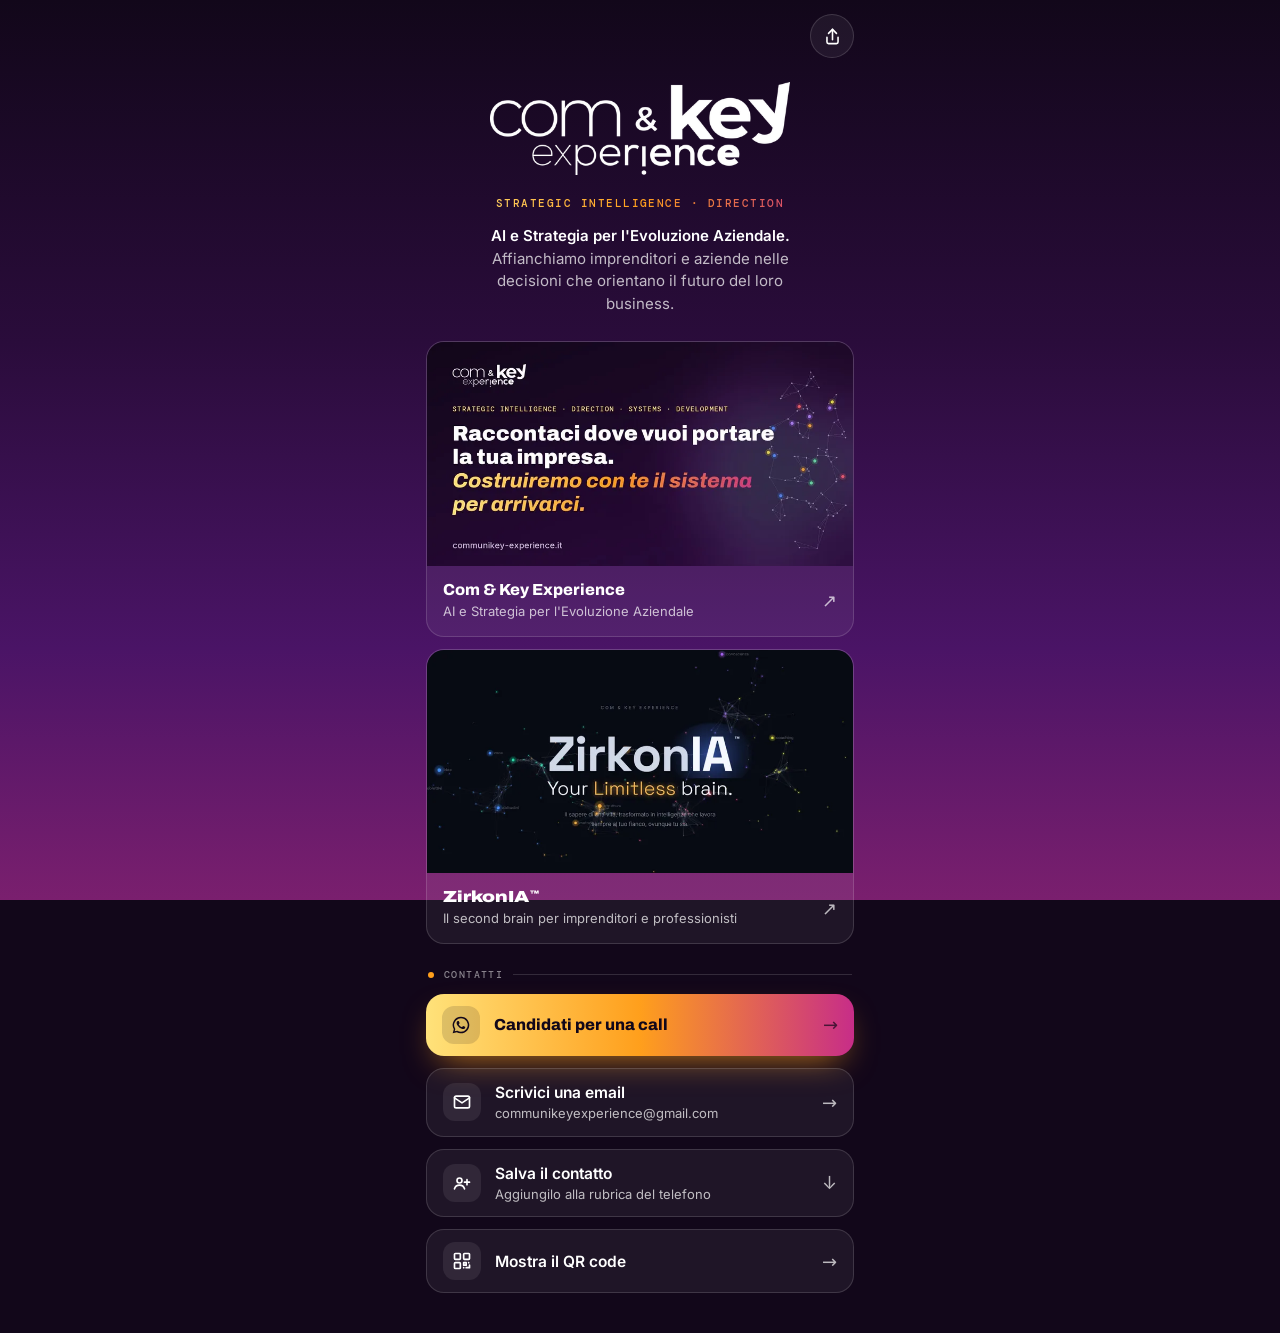
<file: link/index.html>
<!doctype html>
<html lang="it">
<head>
<meta charset="utf-8">
<meta name="viewport" content="width=device-width, initial-scale=1, viewport-fit=cover">
<title>Com &amp; Key Experience · Link</title>
<meta name="description" content="AI e Strategia per l'Evoluzione Aziendale. Affianchiamo imprenditori e aziende nelle decisioni che orientano il futuro del loro business.">
<meta name="theme-color" content="#12071A">
<meta name="robots" content="noindex, nofollow">
<meta property="og:title" content="Com & Key Experience">
<meta property="og:description" content="AI e Strategia per l'Evoluzione Aziendale.">
<meta property="og:image" content="https://communikey-experience.it/assets/og-image.jpg">
<link rel="icon" href="assets/icona.webp">
<link rel="apple-touch-icon" href="assets/apple-touch-icon.png">
<link rel="preload" href="../assets/fonts/archivo-normal-400-900-latin.woff2" as="font" type="font/woff2" crossorigin>
<link rel="stylesheet" href="../assets/fonts.css">
<style>
:root{
  --ink:#12071A; --plum:#4A1466; --violet:#8A2DAA; --mag:#C72D88;
  --y:#FFE27A; --o:#FF9F1C;
  --txt:#fff; --mute:rgba(255,255,255,.72); --line:rgba(255,255,255,.14);
  --card:rgba(255,255,255,.06); --card-h:rgba(255,255,255,.11);
  --grad:linear-gradient(90deg,var(--y),var(--o) 50%,var(--mag));
  --r:18px;
}
*{box-sizing:border-box;margin:0;padding:0}
html{-webkit-text-size-adjust:100%;background:var(--ink)}
body{
  min-height:100dvh;color:var(--txt);
  font:400 16px/1.5 Inter,system-ui,-apple-system,"Segoe UI",sans-serif;
  background:linear-gradient(180deg,var(--ink) 0%,#2a0c3b 38%,var(--plum) 72%,#7a1f6e 100%) fixed;
  background-color:var(--ink);
  -webkit-font-smoothing:antialiased;
}
a{color:inherit;text-decoration:none}
.wrap{max-width:460px;margin:0 auto;padding:max(14px,env(safe-area-inset-top)) 16px max(40px,env(safe-area-inset-bottom))}

/* barra superiore */
.top{display:flex;justify-content:flex-end;align-items:center;height:44px}

/* QR a schermo intero, da far inquadrare */
.qr{
  border:0;padding:0;margin:auto;background:transparent;max-width:none;max-height:none;
  width:100%;height:100%;color:var(--txt);
}
.qr::backdrop{background:rgba(18,7,26,.92);backdrop-filter:blur(6px);-webkit-backdrop-filter:blur(6px)}
.qr[open]{display:flex;flex-direction:column;align-items:center;justify-content:center;gap:18px;padding:24px 16px}
.qr-card{background:#fff;border-radius:24px;padding:18px;width:min(84vw,360px);box-shadow:0 24px 60px -20px rgba(199,45,136,.6)}
.qr-card img{display:block;width:100%;height:auto}
.qr p{text-align:center;color:var(--mute);font-size:15px;max-width:30ch}
.qr p b{color:#fff;display:block;font:800 19px/1.3 Archivo,Inter,sans-serif;margin-bottom:4px}
.qr .url{font:500 12px/1 "DM Mono",monospace;letter-spacing:.06em;color:rgba(255,255,255,.55)}
.qr .close{position:absolute;top:max(14px,env(safe-area-inset-top));right:16px}
.icon-btn{
  width:44px;height:44px;border-radius:50%;border:1px solid var(--line);
  background:var(--card);color:#fff;display:grid;place-items:center;cursor:pointer;
  transition:background .2s,transform .15s;
}
.icon-btn:active{transform:scale(.94)}
.icon-btn svg{width:19px;height:19px}

/* profilo */
.head{text-align:center;padding:6px 4px 26px}
.avatar{
  width:96px;height:96px;border-radius:50%;margin:0 auto 18px;display:block;
  box-shadow:0 0 0 3px rgba(255,255,255,.12),0 12px 40px -8px rgba(199,45,136,.7);
}
.wordmark{width:min(78%,300px);height:auto;display:block;margin:18px auto 22px}
h1{position:absolute;width:1px;height:1px;overflow:hidden;clip:rect(0 0 0 0)}
.kicker{
  font:500 10.5px/1.4 "DM Mono",ui-monospace,monospace;letter-spacing:.14em;text-transform:uppercase;
  background:var(--grad);-webkit-background-clip:text;background-clip:text;color:transparent;
  margin-bottom:14px;
}
.bio{color:var(--mute);font-size:15px;max-width:36ch;margin:0 auto}
.bio b{color:#fff;font-weight:600}

/* link */
.links{display:grid;gap:12px}
.card{
  display:block;border-radius:var(--r);overflow:hidden;
  background:var(--card);border:1px solid var(--line);
  transition:background .2s,transform .15s,border-color .2s;
}
.card:hover{background:var(--card-h);border-color:rgba(255,255,255,.24)}
.card:active{transform:scale(.985)}
.card img{display:block;width:100%;height:auto;aspect-ratio:40/21;object-fit:cover}
.card .cap{display:flex;align-items:center;gap:12px;padding:14px 16px}
.cap .t{flex:1;min-width:0}
.cap strong{display:block;font:800 16px/1.25 Archivo,Inter,sans-serif}
.cap small{display:block;color:var(--mute);font-size:13px;margin-top:2px}
.arr{flex:none;opacity:.7;font-size:18px}

button.card{width:100%;text-align:left;font:inherit;color:inherit;cursor:pointer}
.row{display:flex;align-items:center;gap:14px;min-height:62px;padding:12px 16px}
.row .ic{
  flex:none;width:38px;height:38px;border-radius:12px;display:grid;place-items:center;
  background:rgba(255,255,255,.08);
}
.row .ic svg{width:20px;height:20px}
.row .t{flex:1;min-width:0}
.row strong{display:block;font-weight:600;font-size:15.5px}
.row small{display:block;color:var(--mute);font-size:13px}

/* call: bottone principale */
.cta{
  background:var(--grad);border:0;color:var(--ink);
  box-shadow:0 14px 34px -14px rgba(255,159,28,.8);
}
.cta:hover{background:var(--grad);filter:brightness(1.05)}
.cta .ic{background:rgba(18,7,26,.14)}
.cta small{color:rgba(18,7,26,.72)}
.cta strong{font:800 16px/1.25 Archivo,Inter,sans-serif}

.zk{font-family:Archivo,sans-serif;font-weight:900;font-stretch:125%}
.zk sup{font-size:.5em;vertical-align:super;margin-left:1px}

.sep{
  display:flex;align-items:center;gap:10px;margin:14px 2px 2px;
  font:500 10px/1 "DM Mono",monospace;letter-spacing:.14em;text-transform:uppercase;color:rgba(255,255,255,.5);
}
.sep::after{content:"";flex:1;height:1px;background:var(--line)}
.sep i{width:6px;height:6px;border-radius:50%;background:var(--o)}


.toast{
  position:fixed;left:50%;bottom:max(24px,env(safe-area-inset-bottom));transform:translate(-50%,20px);
  background:#fff;color:var(--ink);font-weight:600;font-size:14px;padding:10px 16px;border-radius:999px;
  opacity:0;pointer-events:none;transition:.25s;
}
.toast.on{opacity:1;transform:translate(-50%,0)}

a:focus-visible,button:focus-visible{outline:2px solid var(--y);outline-offset:3px}

@media (prefers-reduced-motion:reduce){*{animation:none!important;transition:none!important}}
</style>
</head>
<body>
<div class="wrap">

  <div class="top">
    <button class="icon-btn" id="share" type="button" aria-label="Condividi questa pagina">
      <svg viewBox="0 0 24 24" fill="none" stroke="currentColor" stroke-width="2" stroke-linecap="round" stroke-linejoin="round"><path d="M12 3v13"/><path d="m7 8 5-5 5 5"/><path d="M5 13v6a2 2 0 0 0 2 2h10a2 2 0 0 0 2-2v-6"/></svg>
    </button>
  </div>

  <header class="head">
    <h1>Com &amp; Key Experience</h1>
    <img class="wordmark" src="assets/logo.webp" alt="Com &amp; Key Experience" width="485" height="150">
    <p class="kicker">Strategic Intelligence · Direction</p>
    <p class="bio"><b>AI e Strategia per l'Evoluzione Aziendale.</b> Affianchiamo imprenditori e aziende nelle decisioni che orientano il futuro del loro business.</p>
  </header>

  <main class="links">
    <a class="card" href="https://communikey-experience.it/" target="_blank" rel="noopener">
      <img src="assets/comkey.webp" alt="" width="800" height="420" loading="eager">
      <span class="cap"><span class="t"><strong>Com &amp; Key Experience</strong><small>AI e Strategia per l'Evoluzione Aziendale</small></span><span class="arr" aria-hidden="true">↗</span></span>
    </a>

    <a class="card" href="https://zirkonia.ai/" target="_blank" rel="noopener">
      <img src="assets/zirkonia.webp" alt="" width="800" height="420" loading="lazy">
      <span class="cap"><span class="t"><strong><span class="zk">ZirkonIA<sup>™</sup></span></strong><small>Il second brain per imprenditori e professionisti</small></span><span class="arr" aria-hidden="true">↗</span></span>
    </a>

    <p class="sep"><i></i>Contatti</p>

    <a class="card cta row" id="wa" href="https://wa.me/393484925505" target="_blank" rel="noopener">
      <span class="ic"><svg viewBox="0 0 24 24" fill="currentColor"><path d="M12 2a10 10 0 0 0-8.6 15.1L2 22l5-1.3A10 10 0 1 0 12 2Zm0 18.2c-1.5 0-3-.4-4.3-1.2l-.3-.2-3 .8.8-2.9-.2-.3A8.2 8.2 0 1 1 12 20.2Zm4.5-6.1c-.2-.1-1.5-.7-1.7-.8-.2-.1-.4-.1-.6.1l-.8 1c-.1.2-.3.2-.5.1-.7-.3-1.5-.8-2.2-1.4-.6-.5-1-1.1-1.3-1.7-.1-.2 0-.4.1-.5l.4-.5.3-.5v-.5l-.8-1.9c-.2-.5-.4-.4-.6-.4h-.5c-.2 0-.5.1-.7.3-.2.3-.9.9-.9 2.2s.9 2.5 1 2.7c.1.2 1.8 2.8 4.4 3.9 1.6.7 2.3.8 3.1.6.5-.1 1.5-.6 1.7-1.2.2-.6.2-1.1.2-1.2-.1-.1-.3-.2-.5-.3Z"/></svg></span>
      <span class="t"><strong>Candidati per una call</strong></span>
      <span class="arr" aria-hidden="true">→</span>
    </a>

    <a class="card row" href="mailto:communikeyexperience@gmail.com">
      <span class="ic"><svg viewBox="0 0 24 24" fill="none" stroke="currentColor" stroke-width="2" stroke-linecap="round" stroke-linejoin="round"><rect x="3" y="5" width="18" height="14" rx="2"/><path d="m3 7 9 6 9-6"/></svg></span>
      <span class="t"><strong>Scrivici una email</strong><small>communikeyexperience@gmail.com</small></span>
      <span class="arr" aria-hidden="true">→</span>
    </a>

    <a class="card row" href="contatto.vcf">
      <span class="ic"><svg viewBox="0 0 24 24" fill="none" stroke="currentColor" stroke-width="2" stroke-linecap="round" stroke-linejoin="round"><circle cx="9" cy="9" r="3"/><path d="M3 19c.8-2.9 3.2-4.5 6-4.5s5.2 1.6 6 4.5"/><path d="M18 8v6M15 11h6"/></svg></span>
      <span class="t"><strong>Salva il contatto</strong><small>Aggiungilo alla rubrica del telefono</small></span>
      <span class="arr" aria-hidden="true">↓</span>
    </a>

    <button class="card row" id="qr-open" type="button">
      <span class="ic"><svg viewBox="0 0 24 24" fill="none" stroke="currentColor" stroke-width="2" stroke-linecap="round" stroke-linejoin="round"><rect x="3" y="3" width="7" height="7" rx="1"/><rect x="14" y="3" width="7" height="7" rx="1"/><rect x="3" y="14" width="7" height="7" rx="1"/><path d="M14 14h3v3h-3zM20 14v.01M14 20h.01M17 20h4v-3"/></svg></span>
      <span class="t"><strong>Mostra il QR code</strong></span>
      <span class="arr" aria-hidden="true">→</span>
    </button>
  </main>

</div>

<dialog class="qr" id="qr" aria-label="QR code della pagina">
  <button class="icon-btn close" id="qr-close" type="button" aria-label="Chiudi">
    <svg viewBox="0 0 24 24" fill="none" stroke="currentColor" stroke-width="2" stroke-linecap="round"><path d="M6 6l12 12M18 6 6 18"/></svg>
  </button>
  <div class="qr-card"><img src="assets/qr.svg" alt="QR code di communikey-experience.it/link" width="360" height="360"></div>
  <p><b>Inquadra il codice</b>con la fotocamera per avere tutti i nostri contatti.</p>
  <span class="url">communikey-experience.it/link</span>
</dialog>

<div class="toast" id="toast" role="status" aria-live="polite"></div>

<script>
(function(){
  var WA_TEXT = "Buongiorno, vi sto contattando per la consulenza iniziale di Com & Key Experience. Vorrei raccontarvi la situazione della mia azienda, chi sono e dove voglio arrivare.";
  document.getElementById('wa').href = 'https://wa.me/393484925505?text=' + encodeURIComponent(WA_TEXT);

  var toast = document.getElementById('toast'), t;
  function say(m){ toast.textContent = m; toast.classList.add('on'); clearTimeout(t); t = setTimeout(function(){ toast.classList.remove('on'); }, 2000); }

  var qr = document.getElementById('qr');
  document.getElementById('qr-open').addEventListener('click', function(){
    if (qr.showModal) qr.showModal(); else qr.setAttribute('open','');
  });
  document.getElementById('qr-close').addEventListener('click', function(){ qr.close ? qr.close() : qr.removeAttribute('open'); });
  qr.addEventListener('click', function(e){ if (e.target === qr) qr.close(); });

  document.getElementById('share').addEventListener('click', function(){
    var data = { title:'Com & Key Experience', text:"AI e Strategia per l'Evoluzione Aziendale", url:location.href };
    if (navigator.share) { navigator.share(data).catch(function(){}); return; }
    try { navigator.clipboard.writeText(location.href).then(function(){ say('Link copiato'); }, function(){ say(location.href); }); }
    catch(e){ say(location.href); }
  });
})();
</script>
</body>
</html>
</file>
<file: assets/fonts.css>
/* Caratteri ospitati sul sito (prima da Google Fonts): Archivo, DM Mono, Inter. Licenza SIL Open Font License 1.1. Scaricati il 2026-10-11. */
/* vietnamese */
@font-face {
  font-family: 'Archivo';
  font-style: italic;
  font-weight: 800 900;
  font-stretch: 62% 125%;
  font-display: swap;
  src: url(fonts/archivo-italic-800-900-vietnamese.woff2) format('woff2');
  unicode-range: U+0102-0103, U+0110-0111, U+0128-0129, U+0168-0169, U+01A0-01A1, U+01AF-01B0, U+0300-0301, U+0303-0304, U+0308-0309, U+0323, U+0329, U+1EA0-1EF9, U+20AB;
}
/* latin-ext */
@font-face {
  font-family: 'Archivo';
  font-style: italic;
  font-weight: 800 900;
  font-stretch: 62% 125%;
  font-display: swap;
  src: url(fonts/archivo-italic-800-900-latin-ext.woff2) format('woff2');
  unicode-range: U+0100-02BA, U+02BD-02C5, U+02C7-02CC, U+02CE-02D7, U+02DD-02FF, U+0304, U+0308, U+0329, U+1D00-1DBF, U+1E00-1E9F, U+1EF2-1EFF, U+2020, U+20A0-20AB, U+20AD-20C4, U+2113, U+2C60-2C7F, U+A720-A7FF;
}
/* latin */
@font-face {
  font-family: 'Archivo';
  font-style: italic;
  font-weight: 800 900;
  font-stretch: 62% 125%;
  font-display: swap;
  src: url(fonts/archivo-italic-800-900-latin.woff2) format('woff2');
  unicode-range: U+0000-00FF, U+0131, U+0152-0153, U+02BB-02BC, U+02C6, U+02DA, U+02DC, U+0304, U+0308, U+0329, U+2000-206F, U+20AC, U+2122, U+2191, U+2193, U+2212, U+2215, U+FEFF, U+FFFD;
}
/* vietnamese */
@font-face {
  font-family: 'Archivo';
  font-style: normal;
  font-weight: 400 900;
  font-stretch: 62% 125%;
  font-display: swap;
  src: url(fonts/archivo-normal-400-900-vietnamese.woff2) format('woff2');
  unicode-range: U+0102-0103, U+0110-0111, U+0128-0129, U+0168-0169, U+01A0-01A1, U+01AF-01B0, U+0300-0301, U+0303-0304, U+0308-0309, U+0323, U+0329, U+1EA0-1EF9, U+20AB;
}
/* latin-ext */
@font-face {
  font-family: 'Archivo';
  font-style: normal;
  font-weight: 400 900;
  font-stretch: 62% 125%;
  font-display: swap;
  src: url(fonts/archivo-normal-400-900-latin-ext.woff2) format('woff2');
  unicode-range: U+0100-02BA, U+02BD-02C5, U+02C7-02CC, U+02CE-02D7, U+02DD-02FF, U+0304, U+0308, U+0329, U+1D00-1DBF, U+1E00-1E9F, U+1EF2-1EFF, U+2020, U+20A0-20AB, U+20AD-20C4, U+2113, U+2C60-2C7F, U+A720-A7FF;
}
/* latin */
@font-face {
  font-family: 'Archivo';
  font-style: normal;
  font-weight: 400 900;
  font-stretch: 62% 125%;
  font-display: swap;
  src: url(fonts/archivo-normal-400-900-latin.woff2) format('woff2');
  unicode-range: U+0000-00FF, U+0131, U+0152-0153, U+02BB-02BC, U+02C6, U+02DA, U+02DC, U+0304, U+0308, U+0329, U+2000-206F, U+20AC, U+2122, U+2191, U+2193, U+2212, U+2215, U+FEFF, U+FFFD;
}
/* latin-ext */
@font-face {
  font-family: 'DM Mono';
  font-style: normal;
  font-weight: 400;
  font-display: swap;
  src: url(fonts/dmmono-normal-400-latin-ext.woff2) format('woff2');
  unicode-range: U+0100-02BA, U+02BD-02C5, U+02C7-02CC, U+02CE-02D7, U+02DD-02FF, U+0304, U+0308, U+0329, U+1D00-1DBF, U+1E00-1E9F, U+1EF2-1EFF, U+2020, U+20A0-20AB, U+20AD-20C4, U+2113, U+2C60-2C7F, U+A720-A7FF;
}
/* latin */
@font-face {
  font-family: 'DM Mono';
  font-style: normal;
  font-weight: 400;
  font-display: swap;
  src: url(fonts/dmmono-normal-400-latin.woff2) format('woff2');
  unicode-range: U+0000-00FF, U+0131, U+0152-0153, U+02BB-02BC, U+02C6, U+02DA, U+02DC, U+0304, U+0308, U+0329, U+2000-206F, U+20AC, U+2122, U+2191, U+2193, U+2212, U+2215, U+FEFF, U+FFFD;
}
/* latin-ext */
@font-face {
  font-family: 'DM Mono';
  font-style: normal;
  font-weight: 500;
  font-display: swap;
  src: url(fonts/dmmono-normal-500-latin-ext.woff2) format('woff2');
  unicode-range: U+0100-02BA, U+02BD-02C5, U+02C7-02CC, U+02CE-02D7, U+02DD-02FF, U+0304, U+0308, U+0329, U+1D00-1DBF, U+1E00-1E9F, U+1EF2-1EFF, U+2020, U+20A0-20AB, U+20AD-20C4, U+2113, U+2C60-2C7F, U+A720-A7FF;
}
/* latin */
@font-face {
  font-family: 'DM Mono';
  font-style: normal;
  font-weight: 500;
  font-display: swap;
  src: url(fonts/dmmono-normal-500-latin.woff2) format('woff2');
  unicode-range: U+0000-00FF, U+0131, U+0152-0153, U+02BB-02BC, U+02C6, U+02DA, U+02DC, U+0304, U+0308, U+0329, U+2000-206F, U+20AC, U+2122, U+2191, U+2193, U+2212, U+2215, U+FEFF, U+FFFD;
}
/* cyrillic-ext */
@font-face {
  font-family: 'Inter';
  font-style: normal;
  font-weight: 400 600;
  font-display: swap;
  src: url(fonts/inter-normal-400-600-cyrillic-ext.woff2) format('woff2');
  unicode-range: U+0460-052F, U+1C80-1C8A, U+20B4, U+2DE0-2DFF, U+A640-A69F, U+FE2E-FE2F;
}
/* cyrillic */
@font-face {
  font-family: 'Inter';
  font-style: normal;
  font-weight: 400 600;
  font-display: swap;
  src: url(fonts/inter-normal-400-600-cyrillic.woff2) format('woff2');
  unicode-range: U+0301, U+0400-045F, U+0490-0491, U+04B0-04B1, U+2116;
}
/* greek-ext */
@font-face {
  font-family: 'Inter';
  font-style: normal;
  font-weight: 400 600;
  font-display: swap;
  src: url(fonts/inter-normal-400-600-greek-ext.woff2) format('woff2');
  unicode-range: U+1F00-1FFF;
}
/* greek */
@font-face {
  font-family: 'Inter';
  font-style: normal;
  font-weight: 400 600;
  font-display: swap;
  src: url(fonts/inter-normal-400-600-greek.woff2) format('woff2');
  unicode-range: U+0370-0377, U+037A-037F, U+0384-038A, U+038C, U+038E-03A1, U+03A3-03FF;
}
/* vietnamese */
@font-face {
  font-family: 'Inter';
  font-style: normal;
  font-weight: 400 600;
  font-display: swap;
  src: url(fonts/inter-normal-400-600-vietnamese.woff2) format('woff2');
  unicode-range: U+0102-0103, U+0110-0111, U+0128-0129, U+0168-0169, U+01A0-01A1, U+01AF-01B0, U+0300-0301, U+0303-0304, U+0308-0309, U+0323, U+0329, U+1EA0-1EF9, U+20AB;
}
/* latin-ext */
@font-face {
  font-family: 'Inter';
  font-style: normal;
  font-weight: 400 600;
  font-display: swap;
  src: url(fonts/inter-normal-400-600-latin-ext.woff2) format('woff2');
  unicode-range: U+0100-02BA, U+02BD-02C5, U+02C7-02CC, U+02CE-02D7, U+02DD-02FF, U+0304, U+0308, U+0329, U+1D00-1DBF, U+1E00-1E9F, U+1EF2-1EFF, U+2020, U+20A0-20AB, U+20AD-20C4, U+2113, U+2C60-2C7F, U+A720-A7FF;
}
/* latin */
@font-face {
  font-family: 'Inter';
  font-style: normal;
  font-weight: 400 600;
  font-display: swap;
  src: url(fonts/inter-normal-400-600-latin.woff2) format('woff2');
  unicode-range: U+0000-00FF, U+0131, U+0152-0153, U+02BB-02BC, U+02C6, U+02DA, U+02DC, U+0304, U+0308, U+0329, U+2000-206F, U+20AC, U+2122, U+2191, U+2193, U+2212, U+2215, U+FEFF, U+FFFD;
}
</file>
